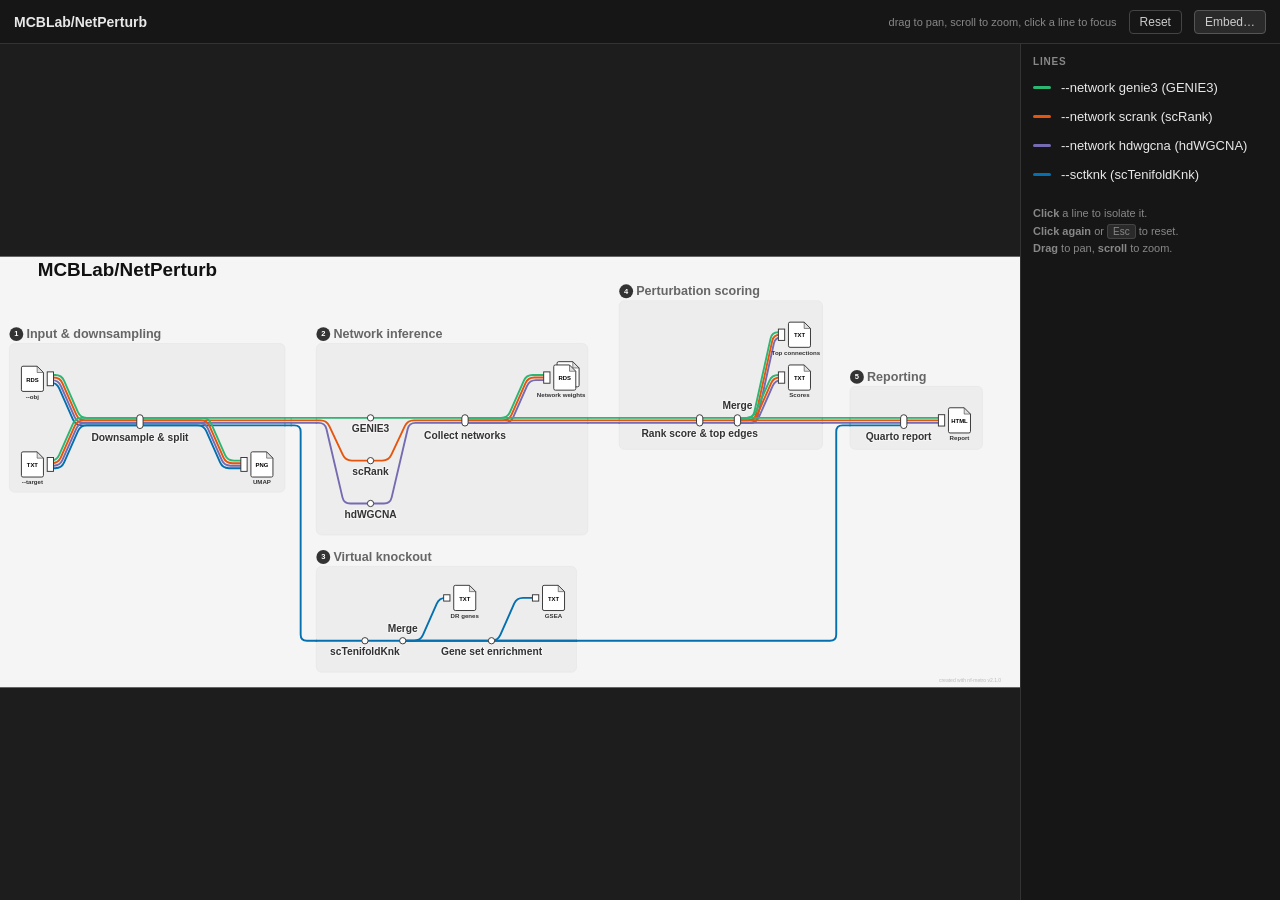
<file: images/netperturb_metro.html>
<!DOCTYPE html>
<html lang="en">
<head>
<meta charset="utf-8">
<title>MCBLab/NetPerturb</title>
<style>
  :root {
    --bg: #1d1d1d; --panel: #161616; --panel-border: #333;
    --text: #e8e8e8; --muted: #888; --hover: #232323; --active: #2a3a4a;
  }
  html, body { margin: 0; padding: 0; height: 100%; background: var(--bg);
                font-family: 'Helvetica Neue', Helvetica, Arial, sans-serif;
                color: var(--text); overflow: hidden; }
  #app { display: grid; grid-template-columns: 1fr 260px;
          grid-template-rows: 44px 1fr; height: 100vh; }
  header { grid-column: 1 / span 2; display: flex; align-items: center;
            padding: 0 14px; background: var(--panel);
            border-bottom: 1px solid var(--panel-border); gap: 12px; }
  header h1 { font-size: 14px; font-weight: 600; margin: 0; flex: 1;
               overflow: hidden; text-overflow: ellipsis; white-space: nowrap; }
  header .hint { font-size: 11px; color: var(--muted); }
  .btn { background: transparent; color: #ccc; border: 1px solid #444;
          padding: 4px 10px; border-radius: 4px; font-size: 12px;
          cursor: pointer; font-family: inherit; }
  .btn:hover { background: var(--hover); color: #fff; }
  .btn.primary { border-color: #555; background: #2a2a2a; }
  .nf-metro-copied { background: #2e4a2e !important; color: #c8efc8 !important;
                     border-color: #4a8a4a !important; }
  .nf-metro-canvas { position: relative; overflow: hidden; background: var(--bg);
                      cursor: grab; }
  .nf-metro-grabbing .nf-metro-canvas { cursor: grabbing; }
  .nf-metro-canvas svg { width: 100% !important; height: 100% !important;
                          display: block; user-select: none; }
  .nf-metro-station { cursor: pointer; }
  .nf-metro-station:hover { stroke-width: 3; }
  aside { background: var(--panel); border-left: 1px solid var(--panel-border);
           padding: 12px; overflow-y: auto; font-size: 13px; }
  aside h2 { font-size: 10px; text-transform: uppercase; letter-spacing: 0.08em;
              color: var(--muted); margin: 0 0 6px; font-weight: 600; }
  .nf-metro-legend { display: flex; flex-direction: column; }
  .nf-metro-chip { display: flex; align-items: center; gap: 10px; padding: 6px 8px;
                    border-radius: 4px; cursor: pointer; user-select: none;
                    margin: 1px -8px; }
  .nf-metro-chip:hover { background: var(--hover); }
  .nf-metro-chip-active { background: var(--active); }
  .nf-metro-chip-dim { opacity: 0.35; }
  .nf-metro-swatch { width: 18px; height: 3px; border-radius: 2px; flex-shrink: 0; }
  .nf-metro-chip span { overflow: hidden; text-overflow: ellipsis;
                         white-space: nowrap; }
  .footer-help { font-size: 11px; color: var(--muted); margin-top: 16px;
                  line-height: 1.6; }
  .footer-help kbd { background: #2a2a2a; border: 1px solid #444; padding: 1px 5px;
                      border-radius: 3px; font-family: inherit; font-size: 10px; }
  .nf-metro-filtering [class^="metro-line-"] { opacity: 0.05;
                                                transition: opacity 0.2s; }
  .nf-metro-filtering [class^="metro-line-"].nf-metro-line-active { opacity: 1; }
  .nf-metro-hidden { display: none !important; }
  .nf-metro-tip { position: fixed; pointer-events: none; z-index: 50;
                   background: #1f1f1f; border: 1px solid #444; border-radius: 6px;
                   padding: 8px 10px; font-size: 12px; max-width: 240px;
                   box-shadow: 0 4px 12px rgba(0,0,0,0.4);
                   opacity: 0; transition: opacity 0.08s; }
  .nf-metro-tip-show { opacity: 1; }
  .nf-metro-tt-title { font-weight: 600; font-size: 13px; margin-bottom: 3px; }
  .nf-metro-tt-section { color: var(--muted); font-size: 11px; margin-bottom: 6px; }
  .nf-metro-tt-line { display: flex; align-items: center; gap: 6px; margin-top: 2px; }
  .nf-metro-tt-line .nf-metro-swatch { width: 14px; height: 3px; }
  .nf-metro-embed-modal { position: fixed; inset: 0; background: rgba(0,0,0,0.6);
                          display: none; align-items: center; justify-content: center;
                          z-index: 100; }
  .nf-metro-modal-open { display: flex; }
  .nf-metro-modal { background: #1f1f1f; border: 1px solid #444; border-radius: 8px;
                    padding: 20px; max-width: 640px; width: 90%; }
  .nf-metro-modal h3 { margin: 0 0 12px; font-size: 15px; }
  .nf-metro-modal p { margin: 0 0 8px; font-size: 12px; color: var(--muted); }
  .nf-metro-modal pre { background: #0d0d0d; border: 1px solid #333; border-radius: 4px;
                        padding: 10px; font-size: 11px; overflow-x: auto;
                        margin: 4px 0 12px; max-height: 200px; overflow-y: auto;
                        white-space: pre-wrap; word-break: break-all; }
  .nf-metro-modal .row { display: flex; gap: 8px; align-items: center;
                          margin-bottom: 4px; }
  .nf-metro-modal .row label { font-size: 11px; color: var(--muted); flex: 1; }
  .nf-metro-modal-close { float: right; }
</style>
</head>
<body>
<div id="app">
  <header>
    <h1>MCBLab/NetPerturb</h1>
    <span class="hint">drag to pan, scroll to zoom, click a line to focus</span>
    <button class="btn nf-metro-reset">Reset</button>
    <button class="btn primary nf-metro-embed-btn">Embed&hellip;</button>
  </header>
  <main class="nf-metro-canvas">
    <?xml version="1.0" encoding="UTF-8"?>
<svg xmlns="http://www.w3.org/2000/svg" xmlns:xlink="http://www.w3.org/1999/xlink"
     width="1620" height="684" viewBox="0 0 1620 684" style="color-scheme: light dark">
<defs>
</defs>
<metadata id="diagram-manifest" data-schema-version="1.0"><![CDATA[{"groups":[{"color":"#2db572","id":"genie3","label":"--network genie3            (GENIE3)"},{"color":"#e6550d","id":"scrank","label":"--network scrank            (scRank)"},{"color":"#756bb1","id":"hdwgcna","label":"--network hdwgcna           (hdWGCNA)"},{"color":"#0570b0","id":"sctknk","label":"--sctknk                    (scTenifoldKnk)"}],"height":684,"match":{"flags":"i","target":"fqProcessName","type":"regex"},"nodes":[{"groups":["genie3","hdwgcna","scrank","sctknk"],"h":22.0,"id":"obj_in","label":"obj_in","patterns":[],"r":5.0,"region":"input","rx":5.0,"w":10.0,"x":80.0,"y":194.0},{"groups":["genie3","hdwgcna","scrank","sctknk"],"h":22.0,"id":"targets_in","label":"targets_in","patterns":[],"r":5.0,"region":"input","rx":5.0,"w":10.0,"x":80.0,"y":330.0},{"groups":["genie3","hdwgcna","scrank","sctknk"],"h":22.0,"id":"downsample","label":"Downsample & split","patterns":["DOWNSAMPLE"],"r":5.0,"region":"input","rx":5.0,"w":10.0,"x":222.2,"y":262.0},{"groups":["genie3","hdwgcna","scrank","sctknk"],"h":22.0,"id":"umap_png","label":"umap_png","patterns":[],"r":5.0,"region":"input","rx":5.0,"w":10.0,"x":387.5,"y":330.0},{"groups":["genie3"],"h":10.0,"id":"genie3_net","label":"GENIE3","patterns":["GENIE3"],"r":5.0,"region":"inference","rx":5.0,"w":10.0,"x":588.5,"y":256.0},{"groups":["scrank"],"h":10.0,"id":"scrank_net","label":"scRank","patterns":["SCRANK"],"r":5.0,"region":"inference","rx":5.0,"w":10.0,"x":588.5,"y":324.0},{"groups":["hdwgcna"],"h":10.0,"id":"hdwgcna_net","label":"hdWGCNA","patterns":["HDWGCNA"],"r":5.0,"region":"inference","rx":5.0,"w":10.0,"x":588.5,"y":392.0},{"groups":["genie3","hdwgcna","scrank"],"h":18.0,"id":"collect_nets","label":"Collect networks","patterns":[],"r":5.0,"region":"inference","rx":5.0,"w":10.0,"x":738.5,"y":260.0},{"groups":["genie3","hdwgcna","scrank"],"h":18.0,"id":"net_rds","label":"net_rds","patterns":[],"r":5.0,"region":"inference","rx":5.0,"w":10.0,"x":868.5,"y":192.0},{"groups":["sctknk"],"h":10.0,"id":"sctenifoldknk","label":"scTenifoldKnk","patterns":["SCTENIFOLDKNK"],"r":5.0,"region":"knockout","rx":5.0,"w":10.0,"x":579.6,"y":610.0},{"groups":["sctknk"],"h":10.0,"id":"merge_sctknk","label":"Merge","patterns":["MERGE_SCTENIFOLDKNK"],"r":5.0,"region":"knockout","rx":5.0,"w":10.0,"x":639.6,"y":610.0},{"groups":["sctknk"],"h":10.0,"id":"sctknk_txt","label":"sctknk_txt","patterns":[],"r":5.0,"region":"knockout","rx":5.0,"w":10.0,"x":709.6,"y":542.0},{"groups":["sctknk"],"h":10.0,"id":"gsea","label":"Gene set enrichment","patterns":["GSEA_SCTENIFOLDKNK"],"r":5.0,"region":"knockout","rx":5.0,"w":10.0,"x":780.6,"y":610.0},{"groups":["sctknk"],"h":10.0,"id":"gsea_txt","label":"gsea_txt","patterns":[],"r":5.0,"region":"knockout","rx":5.0,"w":10.0,"x":850.6,"y":542.0},{"groups":["genie3","hdwgcna","scrank"],"h":18.0,"id":"rank_score","label":"Rank score & top edges","patterns":["RANK_SCORE"],"r":5.0,"region":"scoring","rx":5.0,"w":10.0,"x":1111.2,"y":260.0},{"groups":["genie3","hdwgcna","scrank"],"h":18.0,"id":"merge","label":"Merge","patterns":["MERGE"],"r":5.0,"region":"scoring","rx":5.0,"w":10.0,"x":1171.2,"y":260.0},{"groups":["genie3","hdwgcna","scrank"],"h":18.0,"id":"score_txt","label":"score_txt","patterns":[],"r":5.0,"region":"scoring","rx":5.0,"w":10.0,"x":1241.2,"y":192.0},{"groups":["genie3","hdwgcna","scrank"],"h":18.0,"id":"conn_txt","label":"conn_txt","patterns":[],"r":5.0,"region":"scoring","rx":5.0,"w":10.0,"x":1241.2,"y":124.0},{"groups":["genie3","hdwgcna","scrank","sctknk"],"h":22.0,"id":"report","label":"Quarto report","patterns":["REPORT"],"r":5.0,"region":"reporting","rx":5.0,"w":10.0,"x":1435.4,"y":262.0},{"groups":["genie3","hdwgcna","scrank"],"h":18.0,"id":"report_html","label":"report_html","patterns":[],"r":5.0,"region":"reporting","rx":5.0,"w":10.0,"x":1495.4,"y":260.0}],"regions":[{"id":"input","label":"Input & downsampling"},{"id":"inference","label":"Network inference"},{"id":"knockout","label":"Virtual knockout"},{"id":"scoring","label":"Perturbation scoring"},{"id":"reporting","label":"Reporting"}],"title":"MCBLab/NetPerturb","version":"1.0","width":1620}]]></metadata>
<style>.nf-metro-bg { fill: var(--nfm-map-bg, light-dark(#f5f5f5, #2b2b2b)); }
.nf-metro-title { fill: var(--nfm-map-title-color, light-dark(#111111, #ffffff)); }
.nf-metro-station-label { fill: var(--nfm-map-label-color, light-dark(#333333, #e0e0e0)); }
.nf-metro-section-box { fill: var(--nfm-map-section-fill, light-dark(#ededed, #373737)); stroke: var(--nfm-map-section-stroke, light-dark(#e6e6e6, #595959)); }
.nf-metro-section-label { fill: var(--nfm-map-section-label-color, light-dark(#666666, #c8c8c8)); }
.nf-metro-group-label { fill: var(--nfm-map-section-label-color, light-dark(#666666, #c8c8c8)); }
.nf-metro-group-underline { stroke: var(--nfm-map-section-label-color, light-dark(#666666, #c8c8c8)); }
.nf-metro-legend-bg { fill: var(--nfm-map-legend-bg, light-dark(rgba(255, 255, 255, 0.8), rgba(0, 0, 0, 0.3))); }
.nf-metro-legend-text { fill: var(--nfm-map-legend-text-color, light-dark(#333333, #e0e0e0)); }
.nf-metro-marker-stroke { stroke: var(--nfm-map-marker-stroke, light-dark(#333333, #f0f0f0)); }
.nf-metro-label-halo { fill: var(--nfm-map-bg, light-dark(#f5f5f5, #2b2b2b)); stroke: var(--nfm-map-bg, light-dark(#f5f5f5, #2b2b2b)); }</style>
<rect x="0" y="0" width="1620" height="684" fill="#2b2b2b" class="nf-metro-bg" />
<text x="60.0" y="30.0" font-size="30.0" fill="#ffffff" font-family="'Helvetica Neue', Helvetica, Arial, sans-serif" font-weight="bold" class="nf-metro-title">MCBLab/NetPerturb</text>
<rect x="15.0" y="138.0" width="437.5" height="236.0" rx="8" ry="8" fill="#373737" stroke="#595959" stroke-width="1.0" class="nf-metro-section-box" data-section-id="input" data-section-lines="genie3,hdwgcna,scrank,sctknk" />
<circle cx="26.0" cy="123.0" r="11" fill="#333333" class="nf-metro-section-num-circle" data-section-id="input" />
<text x="26.0" y="123.0" font-size="12" fill="#ffffff" font-family="'Helvetica Neue', Helvetica, Arial, sans-serif" font-weight="bold" text-anchor="middle" dy="0.3em" data-section-id="input">1</text>
<text x="42.0" y="123.0" font-size="20.0" fill="#c8c8c8" font-family="'Helvetica Neue', Helvetica, Arial, sans-serif" font-weight="bold" dy="0.3em" class="nf-metro-section-label" data-section-id="input">Input &amp; downsampling</text>
<rect x="502.5" y="138.0" width="431.0" height="304.0" rx="8" ry="8" fill="#373737" stroke="#595959" stroke-width="1.0" class="nf-metro-section-box" data-section-id="inference" data-section-lines="genie3,hdwgcna,scrank" />
<circle cx="513.5" cy="123.0" r="11" fill="#333333" class="nf-metro-section-num-circle" data-section-id="inference" />
<text x="513.5" y="123.0" font-size="12" fill="#ffffff" font-family="'Helvetica Neue', Helvetica, Arial, sans-serif" font-weight="bold" text-anchor="middle" dy="0.3em" data-section-id="inference">2</text>
<text x="529.5" y="123.0" font-size="20.0" fill="#c8c8c8" font-family="'Helvetica Neue', Helvetica, Arial, sans-serif" font-weight="bold" dy="0.3em" class="nf-metro-section-label" data-section-id="inference">Network inference</text>
<rect x="502.5" y="492.0" width="413.125" height="168.0" rx="8" ry="8" fill="#373737" stroke="#595959" stroke-width="1.0" class="nf-metro-section-box" data-section-id="knockout" data-section-lines="sctknk" />
<circle cx="513.5" cy="477.0" r="11" fill="#333333" class="nf-metro-section-num-circle" data-section-id="knockout" />
<text x="513.5" y="477.0" font-size="12" fill="#ffffff" font-family="'Helvetica Neue', Helvetica, Arial, sans-serif" font-weight="bold" text-anchor="middle" dy="0.3em" data-section-id="knockout">3</text>
<text x="529.5" y="477.0" font-size="20.0" fill="#c8c8c8" font-family="'Helvetica Neue', Helvetica, Arial, sans-serif" font-weight="bold" dy="0.3em" class="nf-metro-section-label" data-section-id="knockout">Virtual knockout</text>
<rect x="983.5" y="70.0" width="322.75" height="236.0" rx="8" ry="8" fill="#373737" stroke="#595959" stroke-width="1.0" class="nf-metro-section-box" data-section-id="scoring" data-section-lines="genie3,hdwgcna,scrank" />
<circle cx="994.5" cy="55.0" r="11" fill="#333333" class="nf-metro-section-num-circle" data-section-id="scoring" />
<text x="994.5" y="55.0" font-size="12" fill="#ffffff" font-family="'Helvetica Neue', Helvetica, Arial, sans-serif" font-weight="bold" text-anchor="middle" dy="0.3em" data-section-id="scoring">4</text>
<text x="1010.5" y="55.0" font-size="20.0" fill="#c8c8c8" font-family="'Helvetica Neue', Helvetica, Arial, sans-serif" font-weight="bold" dy="0.3em" class="nf-metro-section-label" data-section-id="scoring">Perturbation scoring</text>
<rect x="1350.025" y="206.0" width="210.3499999999999" height="100.0" rx="8" ry="8" fill="#373737" stroke="#595959" stroke-width="1.0" class="nf-metro-section-box" data-section-id="reporting" data-section-lines="genie3,hdwgcna,scrank,sctknk" />
<circle cx="1361.025" cy="191.0" r="11" fill="#333333" class="nf-metro-section-num-circle" data-section-id="reporting" />
<text x="1361.025" y="191.0" font-size="12" fill="#ffffff" font-family="'Helvetica Neue', Helvetica, Arial, sans-serif" font-weight="bold" text-anchor="middle" dy="0.3em" data-section-id="reporting">5</text>
<text x="1377.025" y="191.0" font-size="20.0" fill="#c8c8c8" font-family="'Helvetica Neue', Helvetica, Arial, sans-serif" font-weight="bold" dy="0.3em" class="nf-metro-section-label" data-section-id="reporting">Reporting</text>
<path d="M80.0,200.0 L80.0,200.0 Q90.0,200.0,94.03640206576293,209.14917801572932 L115.96359793423707,258.8508219842707 Q120.0,268.0,130.0,268.0 L222.25,268.0" stroke="#0570b0" stroke-width="3.0" fill="none" stroke-linecap="round" stroke-linejoin="round" class="metro-line-sctknk" data-line-id="sctknk" />
<path d="M80.0,336.0 L87.8218147125144,336.0 Q97.8218147125144,336.0,101.85821677827732,326.8508219842707 L123.78541264675147,277.1491780157293 Q127.8218147125144,268.0,137.8218147125144,268.0 L222.25,268.0" stroke="#0570b0" stroke-width="3.0" fill="none" stroke-linecap="round" stroke-linejoin="round" class="metro-line-sctknk" data-line-id="sctknk" />
<path d="M222.25,268.0 L313.5890926437428,268.0 Q323.5890926437428,268.0,327.62549470950574,277.1491780157293 L349.55269057797983,326.8508219842707 Q353.5890926437428,336.0,363.5890926437428,336.0 L387.5,336.0" stroke="#0570b0" stroke-width="3.0" fill="none" stroke-linecap="round" stroke-linejoin="round" class="metro-line-sctknk" data-line-id="sctknk" />
<path d="M579.625,610.0 L639.625,610.0" stroke="#0570b0" stroke-width="3.0" stroke-linecap="round" class="metro-line-sctknk" data-line-id="sctknk" />
<path d="M639.625,610.0 L657.75,610.0 Q667.75,610.0,671.7864020657629,600.8508219842706 L693.7135979342371,551.1491780157294 Q697.75,542.0,707.75,542.0 L709.625,542.0" stroke="#0570b0" stroke-width="3.0" fill="none" stroke-linecap="round" stroke-linejoin="round" class="metro-line-sctknk" data-line-id="sctknk" />
<path d="M639.625,610.0 L780.625,610.0" stroke="#0570b0" stroke-width="3.0" stroke-linecap="round" class="metro-line-sctknk" data-line-id="sctknk" />
<path d="M780.625,610.0 L780.625,610.0 Q790.625,610.0,794.6614020657629,600.8508219842706 L816.5885979342371,551.1491780157294 Q820.625,542.0,830.625,542.0 L850.625,542.0" stroke="#0570b0" stroke-width="3.0" fill="none" stroke-linecap="round" stroke-linejoin="round" class="metro-line-sctknk" data-line-id="sctknk" />
<path d="M222.25,268.0 L452.5,268.0" stroke="#0570b0" stroke-width="3.0" stroke-linecap="round" class="metro-line-sctknk" data-line-id="sctknk" />
<path d="M502.5,610.0 L579.625,610.0" stroke="#0570b0" stroke-width="3.0" stroke-linecap="round" class="metro-line-sctknk" data-line-id="sctknk" />
<path d="M639.625,610.0 L915.625,610.0" stroke="#0570b0" stroke-width="3.0" stroke-linecap="round" class="metro-line-sctknk" data-line-id="sctknk" />
<path d="M1350.025,268.0 L1435.375,268.0" stroke="#0570b0" stroke-width="3.0" stroke-linecap="round" class="metro-line-sctknk" data-line-id="sctknk" />
<path d="M780.625,610.0 L915.625,610.0" stroke="#0570b0" stroke-width="3.0" stroke-linecap="round" class="metro-line-sctknk" data-line-id="sctknk" />
<path d="M452.5,268.0 L462.5,268.0" stroke="#0570b0" stroke-width="3.0" stroke-linecap="round" class="metro-line-sctknk" data-line-id="sctknk" />
<path d="M462.5,268.0 L467.5,268.0 Q477.5,268.0,477.5,278.0 L477.5,600.0 Q477.5,610.0,487.5,610.0 L502.5,610.0" stroke="#0570b0" stroke-width="3.0" fill="none" stroke-linecap="round" stroke-linejoin="round" class="metro-line-sctknk" data-line-id="sctknk" />
<path d="M915.625,610.0 L931.625,610.0 L931.625,610.0 L1318.1375,610.0 Q1328.1375,610.0,1328.1375,600.0 L1328.1375,278.0 Q1328.1375,268.0,1338.1375,268.0 L1350.025,268.0" stroke="#0570b0" stroke-width="3.0" fill="none" stroke-linecap="round" stroke-linejoin="round" class="metro-line-sctknk" data-line-id="sctknk" />
<path d="M80.0,196.0 L82.60727157083814,196.0 Q92.60727157083814,196.0,96.64367363660108,205.14917801572932 L118.5708695050752,254.85082198427068 Q122.60727157083814,264.0,132.60727157083812,264.0 L222.25,264.0" stroke="#756bb1" stroke-width="3.0" fill="none" stroke-linecap="round" stroke-linejoin="round" class="metro-line-hdwgcna" data-line-id="hdwgcna" />
<path d="M80.0,332.0 L85.21454314167626,332.0 Q95.21454314167626,332.0,99.2509452074392,322.8508219842707 L121.17814107591332,273.1491780157293 Q125.21454314167626,264.0,135.21454314167624,264.0 L222.25,264.0" stroke="#756bb1" stroke-width="3.0" fill="none" stroke-linecap="round" stroke-linejoin="round" class="metro-line-hdwgcna" data-line-id="hdwgcna" />
<path d="M222.25,264.0 L316.1963642145809,264.0 Q326.1963642145809,264.0,330.23276628034387,273.1491780157293 L352.15996214881795,322.8508219842707 Q356.1963642145809,332.0,366.1963642145809,332.0 L387.5,332.0" stroke="#756bb1" stroke-width="3.0" fill="none" stroke-linecap="round" stroke-linejoin="round" class="metro-line-hdwgcna" data-line-id="hdwgcna" />
<path d="M588.5,392.0 L609.803635785419,392.0 Q619.803635785419,392.0,622.0855490133123,382.26383689432197 L647.5217225575258,273.73616310567803 Q649.803635785419,264.0,659.803635785419,264.0 L738.5,264.0" stroke="#756bb1" stroke-width="3.0" fill="none" stroke-linecap="round" stroke-linejoin="round" class="metro-line-hdwgcna" data-line-id="hdwgcna" />
<path d="M738.5,264.0 L801.1072715708382,264.0 Q811.1072715708382,264.0,815.1436736366011,254.85082198427068 L837.0708695050753,205.14917801572932 Q841.1072715708382,196.0,851.1072715708382,196.0 L868.5,196.0" stroke="#756bb1" stroke-width="3.0" fill="none" stroke-linecap="round" stroke-linejoin="round" class="metro-line-hdwgcna" data-line-id="hdwgcna" />
<path d="M1111.25,264.0 L1171.25,264.0" stroke="#756bb1" stroke-width="3.0" stroke-linecap="round" class="metro-line-hdwgcna" data-line-id="hdwgcna" />
<path d="M1171.25,264.0 L1191.25,264.0 Q1201.25,264.0,1205.286402065763,254.85082198427068 L1227.213597934237,205.14917801572932 Q1231.25,196.0,1241.25,196.0 L1241.25,196.0" stroke="#756bb1" stroke-width="3.0" fill="none" stroke-linecap="round" stroke-linejoin="round" class="metro-line-hdwgcna" data-line-id="hdwgcna" />
<path d="M1171.25,264.0 L1191.25,264.0 Q1201.25,264.0,1203.4040965591116,254.2347622653607 L1229.0959034408884,137.7652377346393 Q1231.25,128.0,1241.25,128.0 L1241.25,128.0" stroke="#756bb1" stroke-width="3.0" fill="none" stroke-linecap="round" stroke-linejoin="round" class="metro-line-hdwgcna" data-line-id="hdwgcna" />
<path d="M1435.375,264.0 L1495.375,264.0" stroke="#756bb1" stroke-width="3.0" stroke-linecap="round" class="metro-line-hdwgcna" data-line-id="hdwgcna" />
<path d="M222.25,264.0 L452.5,264.0" stroke="#756bb1" stroke-width="3.0" stroke-linecap="round" class="metro-line-hdwgcna" data-line-id="hdwgcna" />
<path d="M502.5,264.0 L506.19636421458097,264.0 Q516.196364214581,264.0,518.4782774424742,273.73616310567803 L543.9144509866877,382.26383689432197 Q546.196364214581,392.0,556.196364214581,392.0 L588.5,392.0" stroke="#756bb1" stroke-width="3.0" fill="none" stroke-linecap="round" stroke-linejoin="round" class="metro-line-hdwgcna" data-line-id="hdwgcna" />
<path d="M738.5,264.0 L933.5,264.0" stroke="#756bb1" stroke-width="3.0" stroke-linecap="round" class="metro-line-hdwgcna" data-line-id="hdwgcna" />
<path d="M983.5,264.0 L1111.25,264.0" stroke="#756bb1" stroke-width="3.0" stroke-linecap="round" class="metro-line-hdwgcna" data-line-id="hdwgcna" />
<path d="M1171.25,264.0 L1306.25,264.0" stroke="#756bb1" stroke-width="3.0" stroke-linecap="round" class="metro-line-hdwgcna" data-line-id="hdwgcna" />
<path d="M1350.025,264.0 L1435.375,264.0" stroke="#756bb1" stroke-width="3.0" stroke-linecap="round" class="metro-line-hdwgcna" data-line-id="hdwgcna" />
<path d="M452.5,264.0 L462.5,264.0" stroke="#756bb1" stroke-width="3.0" stroke-linecap="round" class="metro-line-hdwgcna" data-line-id="hdwgcna" />
<path d="M462.5,264.0 L502.5,264.0" stroke="#756bb1" stroke-width="3.0" stroke-linecap="round" class="metro-line-hdwgcna" data-line-id="hdwgcna" />
<path d="M933.5,264.0 L983.5,264.0" stroke="#756bb1" stroke-width="3.0" stroke-linecap="round" class="metro-line-hdwgcna" data-line-id="hdwgcna" />
<path d="M1306.25,264.0 L1350.025,264.0" stroke="#756bb1" stroke-width="3.0" stroke-linecap="round" class="metro-line-hdwgcna" data-line-id="hdwgcna" />
<path d="M80.0,192.0 L85.21454314167626,192.0 Q95.21454314167626,192.0,99.2509452074392,201.14917801572932 L121.17814107591332,250.85082198427068 Q125.21454314167626,260.0,135.21454314167624,260.0 L222.25,260.0" stroke="#e6550d" stroke-width="3.0" fill="none" stroke-linecap="round" stroke-linejoin="round" class="metro-line-scrank" data-line-id="scrank" />
<path d="M80.0,328.0 L82.60727157083814,328.0 Q92.60727157083814,328.0,96.64367363660108,318.8508219842707 L118.5708695050752,269.1491780157293 Q122.60727157083814,260.0,132.60727157083812,260.0 L222.25,260.0" stroke="#e6550d" stroke-width="3.0" fill="none" stroke-linecap="round" stroke-linejoin="round" class="metro-line-scrank" data-line-id="scrank" />
<path d="M222.25,260.0 L318.8036357854191,260.0 Q328.8036357854191,260.0,332.84003785118205,269.1491780157293 L354.76723371965613,318.8508219842707 Q358.8036357854191,328.0,368.8036357854191,328.0 L387.5,328.0" stroke="#e6550d" stroke-width="3.0" fill="none" stroke-linecap="round" stroke-linejoin="round" class="metro-line-scrank" data-line-id="scrank" />
<path d="M588.5,324.0 L607.196364214581,324.0 Q617.196364214581,324.0,621.4407029768881,314.9454106404113 L642.9520254522738,269.0545893595887 Q647.196364214581,260.0,657.196364214581,260.0 L738.5,260.0" stroke="#e6550d" stroke-width="3.0" fill="none" stroke-linecap="round" stroke-linejoin="round" class="metro-line-scrank" data-line-id="scrank" />
<path d="M738.5,260.0 L798.5,260.0 Q808.5,260.0,812.5364020657629,250.85082198427068 L834.4635979342371,201.14917801572932 Q838.5,192.0,848.5,192.0 L868.5,192.0" stroke="#e6550d" stroke-width="3.0" fill="none" stroke-linecap="round" stroke-linejoin="round" class="metro-line-scrank" data-line-id="scrank" />
<path d="M1111.25,260.0 L1171.25,260.0" stroke="#e6550d" stroke-width="3.0" stroke-linecap="round" class="metro-line-scrank" data-line-id="scrank" />
<path d="M1171.25,260.0 L1188.642728429162,260.0 Q1198.642728429162,260.0,1202.679130494925,250.85082198427068 L1224.606326363399,201.14917801572932 Q1228.642728429162,192.0,1238.642728429162,192.0 L1241.25,192.0" stroke="#e6550d" stroke-width="3.0" fill="none" stroke-linecap="round" stroke-linejoin="round" class="metro-line-scrank" data-line-id="scrank" />
<path d="M1171.25,260.0 L1188.642728429162,260.0 Q1198.642728429162,260.0,1200.7968249882736,250.2347622653607 L1226.4886318700503,133.7652377346393 Q1228.642728429162,124.0,1238.642728429162,124.0 L1241.25,124.0" stroke="#e6550d" stroke-width="3.0" fill="none" stroke-linecap="round" stroke-linejoin="round" class="metro-line-scrank" data-line-id="scrank" />
<path d="M1435.375,260.0 L1495.375,260.0" stroke="#e6550d" stroke-width="3.0" stroke-linecap="round" class="metro-line-scrank" data-line-id="scrank" />
<path d="M222.25,260.0 L452.5,260.0" stroke="#e6550d" stroke-width="3.0" stroke-linecap="round" class="metro-line-scrank" data-line-id="scrank" />
<path d="M502.5,260.0 L508.80363578541903,260.0 Q518.803635785419,260.0,523.0479745477262,269.0545893595887 L544.5592970231119,314.9454106404113 Q548.803635785419,324.0,558.803635785419,324.0 L588.5,324.0" stroke="#e6550d" stroke-width="3.0" fill="none" stroke-linecap="round" stroke-linejoin="round" class="metro-line-scrank" data-line-id="scrank" />
<path d="M738.5,260.0 L933.5,260.0" stroke="#e6550d" stroke-width="3.0" stroke-linecap="round" class="metro-line-scrank" data-line-id="scrank" />
<path d="M983.5,260.0 L1111.25,260.0" stroke="#e6550d" stroke-width="3.0" stroke-linecap="round" class="metro-line-scrank" data-line-id="scrank" />
<path d="M1171.25,260.0 L1306.25,260.0" stroke="#e6550d" stroke-width="3.0" stroke-linecap="round" class="metro-line-scrank" data-line-id="scrank" />
<path d="M1350.025,260.0 L1435.375,260.0" stroke="#e6550d" stroke-width="3.0" stroke-linecap="round" class="metro-line-scrank" data-line-id="scrank" />
<path d="M452.5,260.0 L462.5,260.0" stroke="#e6550d" stroke-width="3.0" stroke-linecap="round" class="metro-line-scrank" data-line-id="scrank" />
<path d="M462.5,260.0 L502.5,260.0" stroke="#e6550d" stroke-width="3.0" stroke-linecap="round" class="metro-line-scrank" data-line-id="scrank" />
<path d="M933.5,260.0 L983.5,260.0" stroke="#e6550d" stroke-width="3.0" stroke-linecap="round" class="metro-line-scrank" data-line-id="scrank" />
<path d="M1306.25,260.0 L1350.025,260.0" stroke="#e6550d" stroke-width="3.0" stroke-linecap="round" class="metro-line-scrank" data-line-id="scrank" />
<path d="M80.0,188.0 L87.8218147125144,188.0 Q97.8218147125144,188.0,101.85821677827732,197.14917801572932 L123.78541264675147,246.85082198427068 Q127.8218147125144,256.0,137.8218147125144,256.0 L222.25,256.0" stroke="#2db572" stroke-width="3.0" fill="none" stroke-linecap="round" stroke-linejoin="round" class="metro-line-genie3" data-line-id="genie3" />
<path d="M80.0,324.0 L80.0,324.0 Q90.0,324.0,94.03640206576293,314.8508219842707 L115.96359793423707,265.1491780157293 Q120.0,256.0,130.0,256.0 L222.25,256.0" stroke="#2db572" stroke-width="3.0" fill="none" stroke-linecap="round" stroke-linejoin="round" class="metro-line-genie3" data-line-id="genie3" />
<path d="M222.25,256.0 L321.4109073562572,256.0 Q331.4109073562572,256.0,335.44730942202017,265.1491780157293 L357.37450529049426,314.8508219842707 Q361.4109073562572,324.0,371.4109073562572,324.0 L387.5,324.0" stroke="#2db572" stroke-width="3.0" fill="none" stroke-linecap="round" stroke-linejoin="round" class="metro-line-genie3" data-line-id="genie3" />
<path d="M588.5,256.0 L738.5,256.0" stroke="#2db572" stroke-width="3.0" stroke-linecap="round" class="metro-line-genie3" data-line-id="genie3" />
<path d="M738.5,256.0 L795.8927284291618,256.0 Q805.8927284291618,256.0,809.9291304949247,246.85082198427068 L831.8563263633989,197.14917801572932 Q835.8927284291618,188.0,845.8927284291618,188.0 L868.5,188.0" stroke="#2db572" stroke-width="3.0" fill="none" stroke-linecap="round" stroke-linejoin="round" class="metro-line-genie3" data-line-id="genie3" />
<path d="M1111.25,256.0 L1171.25,256.0" stroke="#2db572" stroke-width="3.0" stroke-linecap="round" class="metro-line-genie3" data-line-id="genie3" />
<path d="M1171.25,256.0 L1186.0354568583239,256.0 Q1196.0354568583239,256.0,1200.0718589240869,246.85082198427068 L1221.9990547925609,197.14917801572932 Q1226.0354568583239,188.0,1236.0354568583239,188.0 L1241.25,188.0" stroke="#2db572" stroke-width="3.0" fill="none" stroke-linecap="round" stroke-linejoin="round" class="metro-line-genie3" data-line-id="genie3" />
<path d="M1171.25,256.0 L1186.0354568583239,256.0 Q1196.0354568583239,256.0,1198.1895534174355,246.2347622653607 L1223.8813602992122,129.7652377346393 Q1226.0354568583239,120.0,1236.0354568583239,120.0 L1241.25,120.0" stroke="#2db572" stroke-width="3.0" fill="none" stroke-linecap="round" stroke-linejoin="round" class="metro-line-genie3" data-line-id="genie3" />
<path d="M1435.375,256.0 L1495.375,256.0" stroke="#2db572" stroke-width="3.0" stroke-linecap="round" class="metro-line-genie3" data-line-id="genie3" />
<path d="M222.25,256.0 L452.5,256.0" stroke="#2db572" stroke-width="3.0" stroke-linecap="round" class="metro-line-genie3" data-line-id="genie3" />
<path d="M502.5,256.0 L588.5,256.0" stroke="#2db572" stroke-width="3.0" stroke-linecap="round" class="metro-line-genie3" data-line-id="genie3" />
<path d="M738.5,256.0 L933.5,256.0" stroke="#2db572" stroke-width="3.0" stroke-linecap="round" class="metro-line-genie3" data-line-id="genie3" />
<path d="M983.5,256.0 L1111.25,256.0" stroke="#2db572" stroke-width="3.0" stroke-linecap="round" class="metro-line-genie3" data-line-id="genie3" />
<path d="M1171.25,256.0 L1306.25,256.0" stroke="#2db572" stroke-width="3.0" stroke-linecap="round" class="metro-line-genie3" data-line-id="genie3" />
<path d="M1350.025,256.0 L1435.375,256.0" stroke="#2db572" stroke-width="3.0" stroke-linecap="round" class="metro-line-genie3" data-line-id="genie3" />
<path d="M452.5,256.0 L462.5,256.0" stroke="#2db572" stroke-width="3.0" stroke-linecap="round" class="metro-line-genie3" data-line-id="genie3" />
<path d="M462.5,256.0 L502.5,256.0" stroke="#2db572" stroke-width="3.0" stroke-linecap="round" class="metro-line-genie3" data-line-id="genie3" />
<path d="M933.5,256.0 L983.5,256.0" stroke="#2db572" stroke-width="3.0" stroke-linecap="round" class="metro-line-genie3" data-line-id="genie3" />
<path d="M1306.25,256.0 L1350.025,256.0" stroke="#2db572" stroke-width="3.0" stroke-linecap="round" class="metro-line-genie3" data-line-id="genie3" />
<style>@keyframes nfm-travel-0_1883{0%{offset-distance:0%}18.83%{offset-distance:100%}100%{offset-distance:100%}}@keyframes nfm-travel-0_4207{0%{offset-distance:0%}42.07%{offset-distance:100%}100%{offset-distance:100%}}@keyframes nfm-travel-0_6008{0%{offset-distance:0%}60.08%{offset-distance:100%}100%{offset-distance:100%}}@keyframes nfm-travel-0_6317{0%{offset-distance:0%}63.17%{offset-distance:100%}100%{offset-distance:100%}}@keyframes nfm-travel-0_7038{0%{offset-distance:0%}70.38%{offset-distance:100%}100%{offset-distance:100%}}@keyframes nfm-travel-0_4572{0%{offset-distance:0%}45.72%{offset-distance:100%}100%{offset-distance:100%}}@keyframes nfm-travel-0_6373{0%{offset-distance:0%}63.73%{offset-distance:100%}100%{offset-distance:100%}}@keyframes nfm-travel-0_6681{0%{offset-distance:0%}66.81%{offset-distance:100%}100%{offset-distance:100%}}@keyframes nfm-travel-0_7402{0%{offset-distance:0%}74.02%{offset-distance:100%}100%{offset-distance:100%}}@keyframes nfm-travel-0_5149{0%{offset-distance:0%}51.49%{offset-distance:100%}100%{offset-distance:100%}}@keyframes nfm-travel-0_6950{0%{offset-distance:0%}69.50%{offset-distance:100%}100%{offset-distance:100%}}@keyframes nfm-travel-0_7259{0%{offset-distance:0%}72.59%{offset-distance:100%}100%{offset-distance:100%}}@keyframes nfm-travel-0_7980{0%{offset-distance:0%}79.80%{offset-distance:100%}100%{offset-distance:100%}}@keyframes nfm-travel-0_5067{0%{offset-distance:0%}50.67%{offset-distance:100%}100%{offset-distance:100%}}@keyframes nfm-travel-0_5752{0%{offset-distance:0%}57.52%{offset-distance:100%}100%{offset-distance:100%}}@keyframes nfm-travel-1_0000{from{offset-distance:0%}to{offset-distance:100%}}</style>
<circle r="3.0" fill="#ffffff" opacity="0.9" stroke="#333333" stroke-width="1.5" style="offset-path: path('M 80.00 188.00 L 87.82 188.00 Q 97.82 188.00 101.86 197.15 L 123.79 246.85 Q 127.82 256.00 137.82 256.00 L 212.25 256.00 Q 222.25 256.00 232.25 256.00 L 321.41 256.00 Q 331.41 256.00 335.45 265.15 L 357.37 314.85 Q 361.41 324.00 371.41 324.00 L 387.50 324.00'); offset-rotate: 0deg; animation: nfm-travel-0_1883 25.87s linear infinite; animation-delay: 0.00s;"/>
<circle r="3.0" fill="#ffffff" opacity="0.9" stroke="#333333" stroke-width="1.5" style="offset-path: path('M 80.00 188.00 L 87.82 188.00 Q 97.82 188.00 101.86 197.15 L 123.79 246.85 Q 127.82 256.00 137.82 256.00 L 212.25 256.00 Q 222.25 256.00 232.25 256.00 L 447.50 256.00 Q 452.50 256.00 457.50 256.00 L 457.50 256.00 Q 462.50 256.00 467.50 256.00 L 492.50 256.00 Q 502.50 256.00 512.50 256.00 L 578.50 256.00 Q 588.50 256.00 598.50 256.00 L 728.50 256.00 Q 738.50 256.00 748.50 256.00 L 795.89 256.00 Q 805.89 256.00 809.93 246.85 L 831.86 197.15 Q 835.89 188.00 845.89 188.00 L 868.50 188.00'); offset-rotate: 0deg; animation: nfm-travel-0_4207 25.87s linear infinite; animation-delay: 0.00s;"/>
<circle r="3.0" fill="#ffffff" opacity="0.9" stroke="#333333" stroke-width="1.5" style="offset-path: path('M 80.00 188.00 L 87.82 188.00 Q 97.82 188.00 101.86 197.15 L 123.79 246.85 Q 127.82 256.00 137.82 256.00 L 212.25 256.00 Q 222.25 256.00 232.25 256.00 L 447.50 256.00 Q 452.50 256.00 457.50 256.00 L 457.50 256.00 Q 462.50 256.00 467.50 256.00 L 492.50 256.00 Q 502.50 256.00 512.50 256.00 L 578.50 256.00 Q 588.50 256.00 598.50 256.00 L 728.50 256.00 Q 738.50 256.00 748.50 256.00 L 795.89 256.00 Q 805.89 256.00 809.93 246.85 L 831.86 197.15 Q 835.89 188.00 845.89 188.00 L 868.50 188.00'); offset-rotate: 0deg; animation: nfm-travel-0_4207 25.87s linear infinite; animation-delay: 0.00s;"/>
<circle r="3.0" fill="#ffffff" opacity="0.9" stroke="#333333" stroke-width="1.5" style="offset-path: path('M 80.00 188.00 L 87.82 188.00 Q 97.82 188.00 101.86 197.15 L 123.79 246.85 Q 127.82 256.00 137.82 256.00 L 212.25 256.00 Q 222.25 256.00 232.25 256.00 L 447.50 256.00 Q 452.50 256.00 457.50 256.00 L 457.50 256.00 Q 462.50 256.00 467.50 256.00 L 492.50 256.00 Q 502.50 256.00 512.50 256.00 L 578.50 256.00 Q 588.50 256.00 598.50 256.00 L 728.50 256.00 Q 738.50 256.00 748.50 256.00 L 923.50 256.00 Q 933.50 256.00 943.50 256.00 L 973.50 256.00 Q 983.50 256.00 993.50 256.00 L 1101.25 256.00 Q 1111.25 256.00 1121.25 256.00 L 1161.25 256.00 Q 1171.25 256.00 1181.25 256.00 L 1186.04 256.00 Q 1196.04 256.00 1200.07 246.85 L 1222.00 197.15 Q 1226.04 188.00 1236.04 188.00 L 1241.25 188.00'); offset-rotate: 0deg; animation: nfm-travel-0_6008 25.87s linear infinite; animation-delay: 0.00s;"/>
<circle r="3.0" fill="#ffffff" opacity="0.9" stroke="#333333" stroke-width="1.5" style="offset-path: path('M 80.00 188.00 L 87.82 188.00 Q 97.82 188.00 101.86 197.15 L 123.79 246.85 Q 127.82 256.00 137.82 256.00 L 212.25 256.00 Q 222.25 256.00 232.25 256.00 L 447.50 256.00 Q 452.50 256.00 457.50 256.00 L 457.50 256.00 Q 462.50 256.00 467.50 256.00 L 492.50 256.00 Q 502.50 256.00 512.50 256.00 L 578.50 256.00 Q 588.50 256.00 598.50 256.00 L 728.50 256.00 Q 738.50 256.00 748.50 256.00 L 923.50 256.00 Q 933.50 256.00 943.50 256.00 L 973.50 256.00 Q 983.50 256.00 993.50 256.00 L 1101.25 256.00 Q 1111.25 256.00 1121.25 256.00 L 1161.25 256.00 Q 1171.25 256.00 1181.25 256.00 L 1186.04 256.00 Q 1196.04 256.00 1200.07 246.85 L 1222.00 197.15 Q 1226.04 188.00 1236.04 188.00 L 1241.25 188.00'); offset-rotate: 0deg; animation: nfm-travel-0_6008 25.87s linear infinite; animation-delay: 0.00s;"/>
<circle r="3.0" fill="#ffffff" opacity="0.9" stroke="#333333" stroke-width="1.5" style="offset-path: path('M 80.00 188.00 L 87.82 188.00 Q 97.82 188.00 101.86 197.15 L 123.79 246.85 Q 127.82 256.00 137.82 256.00 L 212.25 256.00 Q 222.25 256.00 232.25 256.00 L 447.50 256.00 Q 452.50 256.00 457.50 256.00 L 457.50 256.00 Q 462.50 256.00 467.50 256.00 L 492.50 256.00 Q 502.50 256.00 512.50 256.00 L 578.50 256.00 Q 588.50 256.00 598.50 256.00 L 728.50 256.00 Q 738.50 256.00 748.50 256.00 L 923.50 256.00 Q 933.50 256.00 943.50 256.00 L 973.50 256.00 Q 983.50 256.00 993.50 256.00 L 1101.25 256.00 Q 1111.25 256.00 1121.25 256.00 L 1161.25 256.00 Q 1171.25 256.00 1181.25 256.00 L 1186.04 256.00 Q 1196.04 256.00 1198.19 246.23 L 1223.88 129.77 Q 1226.04 120.00 1236.04 120.00 L 1241.25 120.00'); offset-rotate: 0deg; animation: nfm-travel-0_6317 25.87s linear infinite; animation-delay: 0.00s;"/>
<circle r="3.0" fill="#ffffff" opacity="0.9" stroke="#333333" stroke-width="1.5" style="offset-path: path('M 80.00 188.00 L 87.82 188.00 Q 97.82 188.00 101.86 197.15 L 123.79 246.85 Q 127.82 256.00 137.82 256.00 L 212.25 256.00 Q 222.25 256.00 232.25 256.00 L 447.50 256.00 Q 452.50 256.00 457.50 256.00 L 457.50 256.00 Q 462.50 256.00 467.50 256.00 L 492.50 256.00 Q 502.50 256.00 512.50 256.00 L 578.50 256.00 Q 588.50 256.00 598.50 256.00 L 728.50 256.00 Q 738.50 256.00 748.50 256.00 L 923.50 256.00 Q 933.50 256.00 943.50 256.00 L 973.50 256.00 Q 983.50 256.00 993.50 256.00 L 1101.25 256.00 Q 1111.25 256.00 1121.25 256.00 L 1161.25 256.00 Q 1171.25 256.00 1181.25 256.00 L 1296.25 256.00 Q 1306.25 256.00 1316.25 256.00 L 1340.03 256.00 Q 1350.03 256.00 1360.03 256.00 L 1425.38 256.00 Q 1435.38 256.00 1445.38 256.00 L 1495.38 256.00'); offset-rotate: 0deg; animation: nfm-travel-0_7038 25.87s linear infinite; animation-delay: 0.00s;"/>
<circle r="3.0" fill="#ffffff" opacity="0.9" stroke="#333333" stroke-width="1.5" style="offset-path: path('M 80.00 192.00 L 85.21 192.00 Q 95.21 192.00 99.25 201.15 L 121.18 250.85 Q 125.21 260.00 135.21 260.00 L 212.25 260.00 Q 222.25 260.00 232.25 260.00 L 318.80 260.00 Q 328.80 260.00 332.84 269.15 L 354.77 318.85 Q 358.80 328.00 368.80 328.00 L 387.50 328.00'); offset-rotate: 0deg; animation: nfm-travel-0_1883 25.87s linear infinite; animation-delay: 0.00s;"/>
<circle r="3.0" fill="#ffffff" opacity="0.9" stroke="#333333" stroke-width="1.5" style="offset-path: path('M 80.00 192.00 L 85.21 192.00 Q 95.21 192.00 99.25 201.15 L 121.18 250.85 Q 125.21 260.00 135.21 260.00 L 212.25 260.00 Q 222.25 260.00 232.25 260.00 L 447.50 260.00 Q 452.50 260.00 457.50 260.00 L 457.50 260.00 Q 462.50 260.00 467.50 260.00 L 494.35 260.00 Q 502.50 260.00 510.65 260.00 L 510.65 260.00 Q 518.80 260.00 522.26 267.38 L 544.56 314.95 Q 548.80 324.00 558.80 324.00 L 578.50 324.00 Q 588.50 324.00 598.50 324.00 L 607.20 324.00 Q 617.20 324.00 621.44 314.95 L 642.95 269.05 Q 647.20 260.00 657.20 260.00 L 728.50 260.00 Q 738.50 260.00 748.50 260.00 L 798.50 260.00 Q 808.50 260.00 812.54 250.85 L 834.46 201.15 Q 838.50 192.00 848.50 192.00 L 868.50 192.00'); offset-rotate: 0deg; animation: nfm-travel-0_4572 25.87s linear infinite; animation-delay: 0.00s;"/>
<circle r="3.0" fill="#ffffff" opacity="0.9" stroke="#333333" stroke-width="1.5" style="offset-path: path('M 80.00 192.00 L 85.21 192.00 Q 95.21 192.00 99.25 201.15 L 121.18 250.85 Q 125.21 260.00 135.21 260.00 L 212.25 260.00 Q 222.25 260.00 232.25 260.00 L 447.50 260.00 Q 452.50 260.00 457.50 260.00 L 457.50 260.00 Q 462.50 260.00 467.50 260.00 L 494.35 260.00 Q 502.50 260.00 510.65 260.00 L 510.65 260.00 Q 518.80 260.00 522.26 267.38 L 544.56 314.95 Q 548.80 324.00 558.80 324.00 L 578.50 324.00 Q 588.50 324.00 598.50 324.00 L 607.20 324.00 Q 617.20 324.00 621.44 314.95 L 642.95 269.05 Q 647.20 260.00 657.20 260.00 L 728.50 260.00 Q 738.50 260.00 748.50 260.00 L 798.50 260.00 Q 808.50 260.00 812.54 250.85 L 834.46 201.15 Q 838.50 192.00 848.50 192.00 L 868.50 192.00'); offset-rotate: 0deg; animation: nfm-travel-0_4572 25.87s linear infinite; animation-delay: 0.00s;"/>
<circle r="3.0" fill="#ffffff" opacity="0.9" stroke="#333333" stroke-width="1.5" style="offset-path: path('M 80.00 192.00 L 85.21 192.00 Q 95.21 192.00 99.25 201.15 L 121.18 250.85 Q 125.21 260.00 135.21 260.00 L 212.25 260.00 Q 222.25 260.00 232.25 260.00 L 447.50 260.00 Q 452.50 260.00 457.50 260.00 L 457.50 260.00 Q 462.50 260.00 467.50 260.00 L 494.35 260.00 Q 502.50 260.00 510.65 260.00 L 510.65 260.00 Q 518.80 260.00 522.26 267.38 L 544.56 314.95 Q 548.80 324.00 558.80 324.00 L 578.50 324.00 Q 588.50 324.00 598.50 324.00 L 607.20 324.00 Q 617.20 324.00 621.44 314.95 L 642.95 269.05 Q 647.20 260.00 657.20 260.00 L 728.50 260.00 Q 738.50 260.00 748.50 260.00 L 923.50 260.00 Q 933.50 260.00 943.50 260.00 L 973.50 260.00 Q 983.50 260.00 993.50 260.00 L 1101.25 260.00 Q 1111.25 260.00 1121.25 260.00 L 1161.25 260.00 Q 1171.25 260.00 1181.25 260.00 L 1188.64 260.00 Q 1198.64 260.00 1202.68 250.85 L 1224.61 201.15 Q 1228.64 192.00 1238.64 192.00 L 1241.25 192.00'); offset-rotate: 0deg; animation: nfm-travel-0_6373 25.87s linear infinite; animation-delay: 0.00s;"/>
<circle r="3.0" fill="#ffffff" opacity="0.9" stroke="#333333" stroke-width="1.5" style="offset-path: path('M 80.00 192.00 L 85.21 192.00 Q 95.21 192.00 99.25 201.15 L 121.18 250.85 Q 125.21 260.00 135.21 260.00 L 212.25 260.00 Q 222.25 260.00 232.25 260.00 L 447.50 260.00 Q 452.50 260.00 457.50 260.00 L 457.50 260.00 Q 462.50 260.00 467.50 260.00 L 494.35 260.00 Q 502.50 260.00 510.65 260.00 L 510.65 260.00 Q 518.80 260.00 522.26 267.38 L 544.56 314.95 Q 548.80 324.00 558.80 324.00 L 578.50 324.00 Q 588.50 324.00 598.50 324.00 L 607.20 324.00 Q 617.20 324.00 621.44 314.95 L 642.95 269.05 Q 647.20 260.00 657.20 260.00 L 728.50 260.00 Q 738.50 260.00 748.50 260.00 L 923.50 260.00 Q 933.50 260.00 943.50 260.00 L 973.50 260.00 Q 983.50 260.00 993.50 260.00 L 1101.25 260.00 Q 1111.25 260.00 1121.25 260.00 L 1161.25 260.00 Q 1171.25 260.00 1181.25 260.00 L 1188.64 260.00 Q 1198.64 260.00 1202.68 250.85 L 1224.61 201.15 Q 1228.64 192.00 1238.64 192.00 L 1241.25 192.00'); offset-rotate: 0deg; animation: nfm-travel-0_6373 25.87s linear infinite; animation-delay: 0.00s;"/>
<circle r="3.0" fill="#ffffff" opacity="0.9" stroke="#333333" stroke-width="1.5" style="offset-path: path('M 80.00 192.00 L 85.21 192.00 Q 95.21 192.00 99.25 201.15 L 121.18 250.85 Q 125.21 260.00 135.21 260.00 L 212.25 260.00 Q 222.25 260.00 232.25 260.00 L 447.50 260.00 Q 452.50 260.00 457.50 260.00 L 457.50 260.00 Q 462.50 260.00 467.50 260.00 L 494.35 260.00 Q 502.50 260.00 510.65 260.00 L 510.65 260.00 Q 518.80 260.00 522.26 267.38 L 544.56 314.95 Q 548.80 324.00 558.80 324.00 L 578.50 324.00 Q 588.50 324.00 598.50 324.00 L 607.20 324.00 Q 617.20 324.00 621.44 314.95 L 642.95 269.05 Q 647.20 260.00 657.20 260.00 L 728.50 260.00 Q 738.50 260.00 748.50 260.00 L 923.50 260.00 Q 933.50 260.00 943.50 260.00 L 973.50 260.00 Q 983.50 260.00 993.50 260.00 L 1101.25 260.00 Q 1111.25 260.00 1121.25 260.00 L 1161.25 260.00 Q 1171.25 260.00 1181.25 260.00 L 1188.64 260.00 Q 1198.64 260.00 1200.80 250.23 L 1226.49 133.77 Q 1228.64 124.00 1238.64 124.00 L 1241.25 124.00'); offset-rotate: 0deg; animation: nfm-travel-0_6681 25.87s linear infinite; animation-delay: 0.00s;"/>
<circle r="3.0" fill="#ffffff" opacity="0.9" stroke="#333333" stroke-width="1.5" style="offset-path: path('M 80.00 192.00 L 85.21 192.00 Q 95.21 192.00 99.25 201.15 L 121.18 250.85 Q 125.21 260.00 135.21 260.00 L 212.25 260.00 Q 222.25 260.00 232.25 260.00 L 447.50 260.00 Q 452.50 260.00 457.50 260.00 L 457.50 260.00 Q 462.50 260.00 467.50 260.00 L 494.35 260.00 Q 502.50 260.00 510.65 260.00 L 510.65 260.00 Q 518.80 260.00 522.26 267.38 L 544.56 314.95 Q 548.80 324.00 558.80 324.00 L 578.50 324.00 Q 588.50 324.00 598.50 324.00 L 607.20 324.00 Q 617.20 324.00 621.44 314.95 L 642.95 269.05 Q 647.20 260.00 657.20 260.00 L 728.50 260.00 Q 738.50 260.00 748.50 260.00 L 923.50 260.00 Q 933.50 260.00 943.50 260.00 L 973.50 260.00 Q 983.50 260.00 993.50 260.00 L 1101.25 260.00 Q 1111.25 260.00 1121.25 260.00 L 1161.25 260.00 Q 1171.25 260.00 1181.25 260.00 L 1296.25 260.00 Q 1306.25 260.00 1316.25 260.00 L 1340.03 260.00 Q 1350.03 260.00 1360.03 260.00 L 1425.38 260.00 Q 1435.38 260.00 1445.38 260.00 L 1495.38 260.00'); offset-rotate: 0deg; animation: nfm-travel-0_7402 25.87s linear infinite; animation-delay: 0.00s;"/>
<circle r="3.0" fill="#ffffff" opacity="0.9" stroke="#333333" stroke-width="1.5" style="offset-path: path('M 80.00 196.00 L 82.61 196.00 Q 92.61 196.00 96.64 205.15 L 118.57 254.85 Q 122.61 264.00 132.61 264.00 L 212.25 264.00 Q 222.25 264.00 232.25 264.00 L 316.20 264.00 Q 326.20 264.00 330.23 273.15 L 352.16 322.85 Q 356.20 332.00 366.20 332.00 L 387.50 332.00'); offset-rotate: 0deg; animation: nfm-travel-0_1883 25.87s linear infinite; animation-delay: 0.00s;"/>
<circle r="3.0" fill="#ffffff" opacity="0.9" stroke="#333333" stroke-width="1.5" style="offset-path: path('M 80.00 196.00 L 82.61 196.00 Q 92.61 196.00 96.64 205.15 L 118.57 254.85 Q 122.61 264.00 132.61 264.00 L 212.25 264.00 Q 222.25 264.00 232.25 264.00 L 447.50 264.00 Q 452.50 264.00 457.50 264.00 L 457.50 264.00 Q 462.50 264.00 467.50 264.00 L 495.65 264.00 Q 502.50 264.00 509.35 264.00 L 509.35 264.00 Q 516.20 264.00 517.76 270.67 L 543.91 382.26 Q 546.20 392.00 556.20 392.00 L 578.50 392.00 Q 588.50 392.00 598.50 392.00 L 609.80 392.00 Q 619.80 392.00 622.09 382.26 L 647.52 273.74 Q 649.80 264.00 659.80 264.00 L 728.50 264.00 Q 738.50 264.00 748.50 264.00 L 801.11 264.00 Q 811.11 264.00 815.14 254.85 L 837.07 205.15 Q 841.11 196.00 851.11 196.00 L 868.50 196.00'); offset-rotate: 0deg; animation: nfm-travel-0_5149 25.87s linear infinite; animation-delay: 0.00s;"/>
<circle r="3.0" fill="#ffffff" opacity="0.9" stroke="#333333" stroke-width="1.5" style="offset-path: path('M 80.00 196.00 L 82.61 196.00 Q 92.61 196.00 96.64 205.15 L 118.57 254.85 Q 122.61 264.00 132.61 264.00 L 212.25 264.00 Q 222.25 264.00 232.25 264.00 L 447.50 264.00 Q 452.50 264.00 457.50 264.00 L 457.50 264.00 Q 462.50 264.00 467.50 264.00 L 495.65 264.00 Q 502.50 264.00 509.35 264.00 L 509.35 264.00 Q 516.20 264.00 517.76 270.67 L 543.91 382.26 Q 546.20 392.00 556.20 392.00 L 578.50 392.00 Q 588.50 392.00 598.50 392.00 L 609.80 392.00 Q 619.80 392.00 622.09 382.26 L 647.52 273.74 Q 649.80 264.00 659.80 264.00 L 728.50 264.00 Q 738.50 264.00 748.50 264.00 L 801.11 264.00 Q 811.11 264.00 815.14 254.85 L 837.07 205.15 Q 841.11 196.00 851.11 196.00 L 868.50 196.00'); offset-rotate: 0deg; animation: nfm-travel-0_5149 25.87s linear infinite; animation-delay: 0.00s;"/>
<circle r="3.0" fill="#ffffff" opacity="0.9" stroke="#333333" stroke-width="1.5" style="offset-path: path('M 80.00 196.00 L 82.61 196.00 Q 92.61 196.00 96.64 205.15 L 118.57 254.85 Q 122.61 264.00 132.61 264.00 L 212.25 264.00 Q 222.25 264.00 232.25 264.00 L 447.50 264.00 Q 452.50 264.00 457.50 264.00 L 457.50 264.00 Q 462.50 264.00 467.50 264.00 L 495.65 264.00 Q 502.50 264.00 509.35 264.00 L 509.35 264.00 Q 516.20 264.00 517.76 270.67 L 543.91 382.26 Q 546.20 392.00 556.20 392.00 L 578.50 392.00 Q 588.50 392.00 598.50 392.00 L 609.80 392.00 Q 619.80 392.00 622.09 382.26 L 647.52 273.74 Q 649.80 264.00 659.80 264.00 L 728.50 264.00 Q 738.50 264.00 748.50 264.00 L 923.50 264.00 Q 933.50 264.00 943.50 264.00 L 973.50 264.00 Q 983.50 264.00 993.50 264.00 L 1101.25 264.00 Q 1111.25 264.00 1121.25 264.00 L 1161.25 264.00 Q 1171.25 264.00 1181.25 264.00 L 1191.25 264.00 Q 1201.25 264.00 1205.29 254.85 L 1227.21 205.15 Q 1231.25 196.00 1241.25 196.00 L 1241.25 196.00'); offset-rotate: 0deg; animation: nfm-travel-0_6950 25.87s linear infinite; animation-delay: 0.00s;"/>
<circle r="3.0" fill="#ffffff" opacity="0.9" stroke="#333333" stroke-width="1.5" style="offset-path: path('M 80.00 196.00 L 82.61 196.00 Q 92.61 196.00 96.64 205.15 L 118.57 254.85 Q 122.61 264.00 132.61 264.00 L 212.25 264.00 Q 222.25 264.00 232.25 264.00 L 447.50 264.00 Q 452.50 264.00 457.50 264.00 L 457.50 264.00 Q 462.50 264.00 467.50 264.00 L 495.65 264.00 Q 502.50 264.00 509.35 264.00 L 509.35 264.00 Q 516.20 264.00 517.76 270.67 L 543.91 382.26 Q 546.20 392.00 556.20 392.00 L 578.50 392.00 Q 588.50 392.00 598.50 392.00 L 609.80 392.00 Q 619.80 392.00 622.09 382.26 L 647.52 273.74 Q 649.80 264.00 659.80 264.00 L 728.50 264.00 Q 738.50 264.00 748.50 264.00 L 923.50 264.00 Q 933.50 264.00 943.50 264.00 L 973.50 264.00 Q 983.50 264.00 993.50 264.00 L 1101.25 264.00 Q 1111.25 264.00 1121.25 264.00 L 1161.25 264.00 Q 1171.25 264.00 1181.25 264.00 L 1191.25 264.00 Q 1201.25 264.00 1205.29 254.85 L 1227.21 205.15 Q 1231.25 196.00 1241.25 196.00 L 1241.25 196.00'); offset-rotate: 0deg; animation: nfm-travel-0_6950 25.87s linear infinite; animation-delay: 0.00s;"/>
<circle r="3.0" fill="#ffffff" opacity="0.9" stroke="#333333" stroke-width="1.5" style="offset-path: path('M 80.00 196.00 L 82.61 196.00 Q 92.61 196.00 96.64 205.15 L 118.57 254.85 Q 122.61 264.00 132.61 264.00 L 212.25 264.00 Q 222.25 264.00 232.25 264.00 L 447.50 264.00 Q 452.50 264.00 457.50 264.00 L 457.50 264.00 Q 462.50 264.00 467.50 264.00 L 495.65 264.00 Q 502.50 264.00 509.35 264.00 L 509.35 264.00 Q 516.20 264.00 517.76 270.67 L 543.91 382.26 Q 546.20 392.00 556.20 392.00 L 578.50 392.00 Q 588.50 392.00 598.50 392.00 L 609.80 392.00 Q 619.80 392.00 622.09 382.26 L 647.52 273.74 Q 649.80 264.00 659.80 264.00 L 728.50 264.00 Q 738.50 264.00 748.50 264.00 L 923.50 264.00 Q 933.50 264.00 943.50 264.00 L 973.50 264.00 Q 983.50 264.00 993.50 264.00 L 1101.25 264.00 Q 1111.25 264.00 1121.25 264.00 L 1161.25 264.00 Q 1171.25 264.00 1181.25 264.00 L 1191.25 264.00 Q 1201.25 264.00 1203.40 254.23 L 1229.10 137.77 Q 1231.25 128.00 1241.25 128.00 L 1241.25 128.00'); offset-rotate: 0deg; animation: nfm-travel-0_7259 25.87s linear infinite; animation-delay: 0.00s;"/>
<circle r="3.0" fill="#ffffff" opacity="0.9" stroke="#333333" stroke-width="1.5" style="offset-path: path('M 80.00 196.00 L 82.61 196.00 Q 92.61 196.00 96.64 205.15 L 118.57 254.85 Q 122.61 264.00 132.61 264.00 L 212.25 264.00 Q 222.25 264.00 232.25 264.00 L 447.50 264.00 Q 452.50 264.00 457.50 264.00 L 457.50 264.00 Q 462.50 264.00 467.50 264.00 L 495.65 264.00 Q 502.50 264.00 509.35 264.00 L 509.35 264.00 Q 516.20 264.00 517.76 270.67 L 543.91 382.26 Q 546.20 392.00 556.20 392.00 L 578.50 392.00 Q 588.50 392.00 598.50 392.00 L 609.80 392.00 Q 619.80 392.00 622.09 382.26 L 647.52 273.74 Q 649.80 264.00 659.80 264.00 L 728.50 264.00 Q 738.50 264.00 748.50 264.00 L 923.50 264.00 Q 933.50 264.00 943.50 264.00 L 973.50 264.00 Q 983.50 264.00 993.50 264.00 L 1101.25 264.00 Q 1111.25 264.00 1121.25 264.00 L 1161.25 264.00 Q 1171.25 264.00 1181.25 264.00 L 1296.25 264.00 Q 1306.25 264.00 1316.25 264.00 L 1340.03 264.00 Q 1350.03 264.00 1360.03 264.00 L 1425.38 264.00 Q 1435.38 264.00 1445.38 264.00 L 1495.38 264.00'); offset-rotate: 0deg; animation: nfm-travel-0_7980 25.87s linear infinite; animation-delay: 0.00s;"/>
<circle r="3.0" fill="#ffffff" opacity="0.9" stroke="#333333" stroke-width="1.5" style="offset-path: path('M 80.00 200.00 L 80.00 200.00 Q 90.00 200.00 94.04 209.15 L 115.96 258.85 Q 120.00 268.00 130.00 268.00 L 212.25 268.00 Q 222.25 268.00 232.25 268.00 L 313.59 268.00 Q 323.59 268.00 327.63 277.15 L 349.55 326.85 Q 353.59 336.00 363.59 336.00 L 387.50 336.00'); offset-rotate: 0deg; animation: nfm-travel-0_1883 25.87s linear infinite; animation-delay: 0.00s;"/>
<circle r="3.0" fill="#ffffff" opacity="0.9" stroke="#333333" stroke-width="1.5" style="offset-path: path('M 80.00 200.00 L 80.00 200.00 Q 90.00 200.00 94.04 209.15 L 115.96 258.85 Q 120.00 268.00 130.00 268.00 L 212.25 268.00 Q 222.25 268.00 232.25 268.00 L 447.50 268.00 Q 452.50 268.00 457.50 268.00 L 457.50 268.00 Q 462.50 268.00 467.50 268.00 L 470.00 268.00 Q 477.50 268.00 477.50 275.50 L 477.50 600.00 Q 477.50 610.00 487.50 610.00 L 492.50 610.00 Q 502.50 610.00 512.50 610.00 L 569.62 610.00 Q 579.62 610.00 589.62 610.00 L 629.62 610.00 Q 639.62 610.00 649.62 610.00 L 657.75 610.00 Q 667.75 610.00 671.79 600.85 L 693.71 551.15 Q 697.75 542.00 707.75 542.00 L 709.62 542.00'); offset-rotate: 0deg; animation: nfm-travel-0_5067 25.87s linear infinite; animation-delay: 0.00s;"/>
<circle r="3.0" fill="#ffffff" opacity="0.9" stroke="#333333" stroke-width="1.5" style="offset-path: path('M 80.00 200.00 L 80.00 200.00 Q 90.00 200.00 94.04 209.15 L 115.96 258.85 Q 120.00 268.00 130.00 268.00 L 212.25 268.00 Q 222.25 268.00 232.25 268.00 L 447.50 268.00 Q 452.50 268.00 457.50 268.00 L 457.50 268.00 Q 462.50 268.00 467.50 268.00 L 470.00 268.00 Q 477.50 268.00 477.50 275.50 L 477.50 600.00 Q 477.50 610.00 487.50 610.00 L 492.50 610.00 Q 502.50 610.00 512.50 610.00 L 569.62 610.00 Q 579.62 610.00 589.62 610.00 L 629.62 610.00 Q 639.62 610.00 649.62 610.00 L 657.75 610.00 Q 667.75 610.00 671.79 600.85 L 693.71 551.15 Q 697.75 542.00 707.75 542.00 L 709.62 542.00'); offset-rotate: 0deg; animation: nfm-travel-0_5067 25.87s linear infinite; animation-delay: 0.00s;"/>
<circle r="3.0" fill="#ffffff" opacity="0.9" stroke="#333333" stroke-width="1.5" style="offset-path: path('M 80.00 200.00 L 80.00 200.00 Q 90.00 200.00 94.04 209.15 L 115.96 258.85 Q 120.00 268.00 130.00 268.00 L 212.25 268.00 Q 222.25 268.00 232.25 268.00 L 447.50 268.00 Q 452.50 268.00 457.50 268.00 L 457.50 268.00 Q 462.50 268.00 467.50 268.00 L 470.00 268.00 Q 477.50 268.00 477.50 275.50 L 477.50 600.00 Q 477.50 610.00 487.50 610.00 L 492.50 610.00 Q 502.50 610.00 512.50 610.00 L 569.62 610.00 Q 579.62 610.00 589.62 610.00 L 629.62 610.00 Q 639.62 610.00 649.62 610.00 L 775.62 610.00 Q 780.62 610.00 785.62 610.00 L 785.62 610.00 Q 790.62 610.00 792.64 605.43 L 816.59 551.15 Q 820.62 542.00 830.62 542.00 L 850.62 542.00'); offset-rotate: 0deg; animation: nfm-travel-0_5752 25.87s linear infinite; animation-delay: 0.00s;"/>
<circle r="3.0" fill="#ffffff" opacity="0.9" stroke="#333333" stroke-width="1.5" style="offset-path: path('M 80.00 200.00 L 80.00 200.00 Q 90.00 200.00 94.04 209.15 L 115.96 258.85 Q 120.00 268.00 130.00 268.00 L 212.25 268.00 Q 222.25 268.00 232.25 268.00 L 447.50 268.00 Q 452.50 268.00 457.50 268.00 L 457.50 268.00 Q 462.50 268.00 467.50 268.00 L 470.00 268.00 Q 477.50 268.00 477.50 275.50 L 477.50 600.00 Q 477.50 610.00 487.50 610.00 L 492.50 610.00 Q 502.50 610.00 512.50 610.00 L 569.62 610.00 Q 579.62 610.00 589.62 610.00 L 629.62 610.00 Q 639.62 610.00 649.62 610.00 L 907.62 610.00 Q 915.62 610.00 923.62 610.00 L 931.62 610.00 L 931.62 610.00 L 1318.14 610.00 Q 1328.14 610.00 1328.14 600.00 L 1328.14 278.00 Q 1328.14 268.00 1338.14 268.00 L 1340.03 268.00 Q 1350.03 268.00 1360.03 268.00 L 1435.38 268.00'); offset-rotate: 0deg; animation: nfm-travel-1_0000 25.87s linear infinite; animation-delay: 0.00s;"/>
<circle r="3.0" fill="#ffffff" opacity="0.9" stroke="#333333" stroke-width="1.5" style="offset-path: path('M 80.00 200.00 L 80.00 200.00 Q 90.00 200.00 94.04 209.15 L 115.96 258.85 Q 120.00 268.00 130.00 268.00 L 212.25 268.00 Q 222.25 268.00 232.25 268.00 L 447.50 268.00 Q 452.50 268.00 457.50 268.00 L 457.50 268.00 Q 462.50 268.00 467.50 268.00 L 470.00 268.00 Q 477.50 268.00 477.50 275.50 L 477.50 600.00 Q 477.50 610.00 487.50 610.00 L 492.50 610.00 Q 502.50 610.00 512.50 610.00 L 569.62 610.00 Q 579.62 610.00 589.62 610.00 L 629.62 610.00 Q 639.62 610.00 649.62 610.00 L 775.62 610.00 Q 780.62 610.00 785.62 610.00 L 785.62 610.00 Q 790.62 610.00 792.64 605.43 L 816.59 551.15 Q 820.62 542.00 830.62 542.00 L 850.62 542.00'); offset-rotate: 0deg; animation: nfm-travel-0_5752 25.87s linear infinite; animation-delay: 0.00s;"/>
<circle r="3.0" fill="#ffffff" opacity="0.9" stroke="#333333" stroke-width="1.5" style="offset-path: path('M 80.00 200.00 L 80.00 200.00 Q 90.00 200.00 94.04 209.15 L 115.96 258.85 Q 120.00 268.00 130.00 268.00 L 212.25 268.00 Q 222.25 268.00 232.25 268.00 L 447.50 268.00 Q 452.50 268.00 457.50 268.00 L 457.50 268.00 Q 462.50 268.00 467.50 268.00 L 470.00 268.00 Q 477.50 268.00 477.50 275.50 L 477.50 600.00 Q 477.50 610.00 487.50 610.00 L 492.50 610.00 Q 502.50 610.00 512.50 610.00 L 569.62 610.00 Q 579.62 610.00 589.62 610.00 L 629.62 610.00 Q 639.62 610.00 649.62 610.00 L 770.62 610.00 Q 780.62 610.00 790.62 610.00 L 907.62 610.00 Q 915.62 610.00 923.62 610.00 L 931.62 610.00 L 931.62 610.00 L 1318.14 610.00 Q 1328.14 610.00 1328.14 600.00 L 1328.14 278.00 Q 1328.14 268.00 1338.14 268.00 L 1340.03 268.00 Q 1350.03 268.00 1360.03 268.00 L 1435.38 268.00'); offset-rotate: 0deg; animation: nfm-travel-1_0000 25.87s linear infinite; animation-delay: 0.00s;"/>
<g class="nf-metro-station-group" data-node-id="obj_in" data-node-cx="80.0" data-node-cy="194.0" data-node-r="5.0" data-node-groups="genie3,hdwgcna,scrank,sctknk" data-node-region="input" data-node-w="10.0" data-node-h="22.0" data-node-rx="5.0">
<rect x="75.0" y="183.0" width="10.0" height="22.0" fill="#ffffff" stroke="#333333" stroke-width="1.5" class="nf-metro-station" data-station-id="obj_in" data-station-lines="genie3,hdwgcna,scrank,sctknk" data-station-label="obj_in" data-section-id="input" data-section-name="Input &amp; downsampling" />
<g data-station-id="obj_in">
<path d="M36.5,174.0 L59.0,174.0 L69.0,184.0 L69.0,211.5 Q69.0,214.0,66.5,214.0 L36.5,214.0 Q34.0,214.0,34.0,211.5 L34.0,176.5 Q34.0,174.0,36.5,174.0 Z" fill="#ffffff" stroke="#333333" stroke-width="1.5" stroke-linejoin="round" />
<path d="M59.0,174.0 L59.0,184.0 L69.0,184.0 Z" fill="#333333" opacity="0.15" stroke="none" />
<path d="M59.0,174.0 L59.0,184.0 L69.0,184.0" fill="none" stroke="#333333" stroke-width="0.8999999999999999" />
<text x="51.5" y="195.5" font-size="9.375" fill="#000000" font-family="'Helvetica Neue', Helvetica, Arial, sans-serif" font-weight="bold" text-anchor="middle" dy="0.3em">RDS</text>
<text x="51.5" y="218.0" font-size="9.75" fill="#e0e0e0" font-family="'Helvetica Neue', Helvetica, Arial, sans-serif" font-weight="bold" text-anchor="middle" dominant-baseline="hanging" class="nf-metro-station-label">--obj</text>
</g>
</g>
<g class="nf-metro-station-group" data-node-id="targets_in" data-node-cx="80.0" data-node-cy="330.0" data-node-r="5.0" data-node-groups="genie3,hdwgcna,scrank,sctknk" data-node-region="input" data-node-w="10.0" data-node-h="22.0" data-node-rx="5.0">
<rect x="75.0" y="319.0" width="10.0" height="22.0" fill="#ffffff" stroke="#333333" stroke-width="1.5" class="nf-metro-station" data-station-id="targets_in" data-station-lines="genie3,hdwgcna,scrank,sctknk" data-station-label="targets_in" data-section-id="input" data-section-name="Input &amp; downsampling" />
<g data-station-id="targets_in">
<path d="M36.5,310.0 L59.0,310.0 L69.0,320.0 L69.0,347.5 Q69.0,350.0,66.5,350.0 L36.5,350.0 Q34.0,350.0,34.0,347.5 L34.0,312.5 Q34.0,310.0,36.5,310.0 Z" fill="#ffffff" stroke="#333333" stroke-width="1.5" stroke-linejoin="round" />
<path d="M59.0,310.0 L59.0,320.0 L69.0,320.0 Z" fill="#333333" opacity="0.15" stroke="none" />
<path d="M59.0,310.0 L59.0,320.0 L69.0,320.0" fill="none" stroke="#333333" stroke-width="0.8999999999999999" />
<text x="51.5" y="331.5" font-size="9.375" fill="#000000" font-family="'Helvetica Neue', Helvetica, Arial, sans-serif" font-weight="bold" text-anchor="middle" dy="0.3em">TXT</text>
<text x="51.5" y="354.0" font-size="9.75" fill="#e0e0e0" font-family="'Helvetica Neue', Helvetica, Arial, sans-serif" font-weight="bold" text-anchor="middle" dominant-baseline="hanging" class="nf-metro-station-label">--target</text>
</g>
</g>
<g class="nf-metro-station-group" data-node-id="downsample" data-node-cx="222.2" data-node-cy="262.0" data-node-r="5.0" data-node-groups="genie3,hdwgcna,scrank,sctknk" data-node-region="input" data-node-w="10.0" data-node-h="22.0" data-node-rx="5.0">
<rect x="217.25" y="251.0" width="10.0" height="22.0" rx="5.0" ry="5.0" fill="#ffffff" stroke="#333333" stroke-width="1.5" class="nf-metro-station" data-station-id="downsample" data-station-lines="genie3,hdwgcna,scrank,sctknk" data-station-label="Downsample &amp; split" data-section-id="input" data-section-name="Input &amp; downsampling" />
</g>
<g class="nf-metro-station-group" data-node-id="umap_png" data-node-cx="387.5" data-node-cy="330.0" data-node-r="5.0" data-node-groups="genie3,hdwgcna,scrank,sctknk" data-node-region="input" data-node-w="10.0" data-node-h="22.0" data-node-rx="5.0">
<rect x="382.5" y="319.0" width="10.0" height="22.0" fill="#ffffff" stroke="#333333" stroke-width="1.5" class="nf-metro-station" data-station-id="umap_png" data-station-lines="genie3,hdwgcna,scrank,sctknk" data-station-label="umap_png" data-section-id="input" data-section-name="Input &amp; downsampling" />
<g data-station-id="umap_png">
<path d="M401.0,310.0 L423.5,310.0 L433.5,320.0 L433.5,347.5 Q433.5,350.0,431.0,350.0 L401.0,350.0 Q398.5,350.0,398.5,347.5 L398.5,312.5 Q398.5,310.0,401.0,310.0 Z" fill="#ffffff" stroke="#333333" stroke-width="1.5" stroke-linejoin="round" />
<path d="M423.5,310.0 L423.5,320.0 L433.5,320.0 Z" fill="#333333" opacity="0.15" stroke="none" />
<path d="M423.5,310.0 L423.5,320.0 L433.5,320.0" fill="none" stroke="#333333" stroke-width="0.8999999999999999" />
<text x="416.0" y="331.5" font-size="9.375" fill="#000000" font-family="'Helvetica Neue', Helvetica, Arial, sans-serif" font-weight="bold" text-anchor="middle" dy="0.3em">PNG</text>
<text x="416.0" y="354.0" font-size="9.75" fill="#e0e0e0" font-family="'Helvetica Neue', Helvetica, Arial, sans-serif" font-weight="bold" text-anchor="middle" dominant-baseline="hanging" class="nf-metro-station-label">UMAP</text>
</g>
</g>
<g class="nf-metro-station-group" data-node-id="genie3_net" data-node-cx="588.5" data-node-cy="256.0" data-node-r="5.0" data-node-groups="genie3" data-node-region="inference" data-node-w="10.0" data-node-h="10.0" data-node-rx="5.0">
<rect x="583.5" y="251.0" width="10.0" height="10.0" rx="5.0" ry="5.0" fill="#ffffff" stroke="#333333" stroke-width="1.5" class="nf-metro-station" data-station-id="genie3_net" data-station-lines="genie3" data-station-label="GENIE3" data-section-id="inference" data-section-name="Network inference" />
</g>
<g class="nf-metro-station-group" data-node-id="scrank_net" data-node-cx="588.5" data-node-cy="324.0" data-node-r="5.0" data-node-groups="scrank" data-node-region="inference" data-node-w="10.0" data-node-h="10.0" data-node-rx="5.0">
<rect x="583.5" y="319.0" width="10.0" height="10.0" rx="5.0" ry="5.0" fill="#ffffff" stroke="#333333" stroke-width="1.5" class="nf-metro-station" data-station-id="scrank_net" data-station-lines="scrank" data-station-label="scRank" data-section-id="inference" data-section-name="Network inference" />
</g>
<g class="nf-metro-station-group" data-node-id="hdwgcna_net" data-node-cx="588.5" data-node-cy="392.0" data-node-r="5.0" data-node-groups="hdwgcna" data-node-region="inference" data-node-w="10.0" data-node-h="10.0" data-node-rx="5.0">
<rect x="583.5" y="387.0" width="10.0" height="10.0" rx="5.0" ry="5.0" fill="#ffffff" stroke="#333333" stroke-width="1.5" class="nf-metro-station" data-station-id="hdwgcna_net" data-station-lines="hdwgcna" data-station-label="hdWGCNA" data-section-id="inference" data-section-name="Network inference" />
</g>
<g class="nf-metro-station-group" data-node-id="collect_nets" data-node-cx="738.5" data-node-cy="260.0" data-node-r="5.0" data-node-groups="genie3,hdwgcna,scrank" data-node-region="inference" data-node-w="10.0" data-node-h="18.0" data-node-rx="5.0">
<rect x="733.5" y="251.0" width="10.0" height="18.0" rx="5.0" ry="5.0" fill="#ffffff" stroke="#333333" stroke-width="1.5" class="nf-metro-station" data-station-id="collect_nets" data-station-lines="genie3,hdwgcna,scrank" data-station-label="Collect networks" data-section-id="inference" data-section-name="Network inference" />
</g>
<g class="nf-metro-station-group" data-node-id="net_rds" data-node-cx="868.5" data-node-cy="192.0" data-node-r="5.0" data-node-groups="genie3,hdwgcna,scrank" data-node-region="inference" data-node-w="10.0" data-node-h="18.0" data-node-rx="5.0">
<rect x="863.5" y="183.0" width="10.0" height="18.0" fill="#ffffff" stroke="#333333" stroke-width="1.5" class="nf-metro-station" data-station-id="net_rds" data-station-lines="genie3,hdwgcna,scrank" data-station-label="net_rds" data-section-id="inference" data-section-name="Network inference" />
<g data-station-id="net_rds">
<path d="M887.25,166.75 L909.75,166.75 L919.75,176.75 L919.75,204.25 Q919.75,206.75,917.25,206.75 L887.25,206.75 Q884.75,206.75,884.75,204.25 L884.75,169.25 Q884.75,166.75,887.25,166.75 Z" fill="#ffffff" stroke="#333333" stroke-width="1.5" stroke-linejoin="round" />
<path d="M909.75,166.75 L909.75,176.75 L919.75,176.75 Z" fill="#333333" opacity="0.15" stroke="none" />
<path d="M909.75,166.75 L909.75,176.75 L919.75,176.75" fill="none" stroke="#333333" stroke-width="0.8999999999999999" />
<path d="M882.0,172.0 L904.5,172.0 L914.5,182.0 L914.5,209.5 Q914.5,212.0,912.0,212.0 L882.0,212.0 Q879.5,212.0,879.5,209.5 L879.5,174.5 Q879.5,172.0,882.0,172.0 Z" fill="#ffffff" stroke="#333333" stroke-width="1.5" stroke-linejoin="round" />
<path d="M904.5,172.0 L904.5,182.0 L914.5,182.0 Z" fill="#333333" opacity="0.15" stroke="none" />
<path d="M904.5,172.0 L904.5,182.0 L914.5,182.0" fill="none" stroke="#333333" stroke-width="0.8999999999999999" />
<text x="897.0" y="193.5" font-size="9.375" fill="#000000" font-family="'Helvetica Neue', Helvetica, Arial, sans-serif" font-weight="bold" text-anchor="middle" dy="0.3em">RDS</text>
<text x="891.28125" y="216.0" font-size="9.75" fill="#e0e0e0" font-family="'Helvetica Neue', Helvetica, Arial, sans-serif" font-weight="bold" text-anchor="middle" dominant-baseline="hanging" class="nf-metro-station-label">Network weights</text>
</g>
</g>
<g class="nf-metro-station-group" data-node-id="sctenifoldknk" data-node-cx="579.6" data-node-cy="610.0" data-node-r="5.0" data-node-groups="sctknk" data-node-region="knockout" data-node-w="10.0" data-node-h="10.0" data-node-rx="5.0">
<rect x="574.625" y="605.0" width="10.0" height="10.0" rx="5.0" ry="5.0" fill="#ffffff" stroke="#333333" stroke-width="1.5" class="nf-metro-station" data-station-id="sctenifoldknk" data-station-lines="sctknk" data-station-label="scTenifoldKnk" data-section-id="knockout" data-section-name="Virtual knockout" />
</g>
<g class="nf-metro-station-group" data-node-id="merge_sctknk" data-node-cx="639.6" data-node-cy="610.0" data-node-r="5.0" data-node-groups="sctknk" data-node-region="knockout" data-node-w="10.0" data-node-h="10.0" data-node-rx="5.0">
<rect x="634.625" y="605.0" width="10.0" height="10.0" rx="5.0" ry="5.0" fill="#ffffff" stroke="#333333" stroke-width="1.5" class="nf-metro-station" data-station-id="merge_sctknk" data-station-lines="sctknk" data-station-label="Merge" data-section-id="knockout" data-section-name="Virtual knockout" />
</g>
<g class="nf-metro-station-group" data-node-id="sctknk_txt" data-node-cx="709.6" data-node-cy="542.0" data-node-r="5.0" data-node-groups="sctknk" data-node-region="knockout" data-node-w="10.0" data-node-h="10.0" data-node-rx="5.0">
<rect x="704.625" y="537.0" width="10.0" height="10.0" fill="#ffffff" stroke="#333333" stroke-width="1.5" class="nf-metro-station" data-station-id="sctknk_txt" data-station-lines="sctknk" data-station-label="sctknk_txt" data-section-id="knockout" data-section-name="Virtual knockout" />
<g data-station-id="sctknk_txt">
<path d="M723.125,522.0 L745.625,522.0 L755.625,532.0 L755.625,559.5 Q755.625,562.0,753.125,562.0 L723.125,562.0 Q720.625,562.0,720.625,559.5 L720.625,524.5 Q720.625,522.0,723.125,522.0 Z" fill="#ffffff" stroke="#333333" stroke-width="1.5" stroke-linejoin="round" />
<path d="M745.625,522.0 L745.625,532.0 L755.625,532.0 Z" fill="#333333" opacity="0.15" stroke="none" />
<path d="M745.625,522.0 L745.625,532.0 L755.625,532.0" fill="none" stroke="#333333" stroke-width="0.8999999999999999" />
<text x="738.125" y="543.5" font-size="9.375" fill="#000000" font-family="'Helvetica Neue', Helvetica, Arial, sans-serif" font-weight="bold" text-anchor="middle" dy="0.3em">TXT</text>
<text x="738.125" y="566.0" font-size="9.75" fill="#e0e0e0" font-family="'Helvetica Neue', Helvetica, Arial, sans-serif" font-weight="bold" text-anchor="middle" dominant-baseline="hanging" class="nf-metro-station-label">DR genes</text>
</g>
</g>
<g class="nf-metro-station-group" data-node-id="gsea" data-node-cx="780.6" data-node-cy="610.0" data-node-r="5.0" data-node-groups="sctknk" data-node-region="knockout" data-node-w="10.0" data-node-h="10.0" data-node-rx="5.0">
<rect x="775.625" y="605.0" width="10.0" height="10.0" rx="5.0" ry="5.0" fill="#ffffff" stroke="#333333" stroke-width="1.5" class="nf-metro-station" data-station-id="gsea" data-station-lines="sctknk" data-station-label="Gene set enrichment" data-section-id="knockout" data-section-name="Virtual knockout" />
</g>
<g class="nf-metro-station-group" data-node-id="gsea_txt" data-node-cx="850.6" data-node-cy="542.0" data-node-r="5.0" data-node-groups="sctknk" data-node-region="knockout" data-node-w="10.0" data-node-h="10.0" data-node-rx="5.0">
<rect x="845.625" y="537.0" width="10.0" height="10.0" fill="#ffffff" stroke="#333333" stroke-width="1.5" class="nf-metro-station" data-station-id="gsea_txt" data-station-lines="sctknk" data-station-label="gsea_txt" data-section-id="knockout" data-section-name="Virtual knockout" />
<g data-station-id="gsea_txt">
<path d="M864.125,522.0 L886.625,522.0 L896.625,532.0 L896.625,559.5 Q896.625,562.0,894.125,562.0 L864.125,562.0 Q861.625,562.0,861.625,559.5 L861.625,524.5 Q861.625,522.0,864.125,522.0 Z" fill="#ffffff" stroke="#333333" stroke-width="1.5" stroke-linejoin="round" />
<path d="M886.625,522.0 L886.625,532.0 L896.625,532.0 Z" fill="#333333" opacity="0.15" stroke="none" />
<path d="M886.625,522.0 L886.625,532.0 L896.625,532.0" fill="none" stroke="#333333" stroke-width="0.8999999999999999" />
<text x="879.125" y="543.5" font-size="9.375" fill="#000000" font-family="'Helvetica Neue', Helvetica, Arial, sans-serif" font-weight="bold" text-anchor="middle" dy="0.3em">TXT</text>
<text x="879.125" y="566.0" font-size="9.75" fill="#e0e0e0" font-family="'Helvetica Neue', Helvetica, Arial, sans-serif" font-weight="bold" text-anchor="middle" dominant-baseline="hanging" class="nf-metro-station-label">GSEA</text>
</g>
</g>
<g class="nf-metro-station-group" data-node-id="rank_score" data-node-cx="1111.2" data-node-cy="260.0" data-node-r="5.0" data-node-groups="genie3,hdwgcna,scrank" data-node-region="scoring" data-node-w="10.0" data-node-h="18.0" data-node-rx="5.0">
<rect x="1106.25" y="251.0" width="10.0" height="18.0" rx="5.0" ry="5.0" fill="#ffffff" stroke="#333333" stroke-width="1.5" class="nf-metro-station" data-station-id="rank_score" data-station-lines="genie3,hdwgcna,scrank" data-station-label="Rank score &amp; top edges" data-section-id="scoring" data-section-name="Perturbation scoring" />
</g>
<g class="nf-metro-station-group" data-node-id="merge" data-node-cx="1171.2" data-node-cy="260.0" data-node-r="5.0" data-node-groups="genie3,hdwgcna,scrank" data-node-region="scoring" data-node-w="10.0" data-node-h="18.0" data-node-rx="5.0">
<rect x="1166.25" y="251.0" width="10.0" height="18.0" rx="5.0" ry="5.0" fill="#ffffff" stroke="#333333" stroke-width="1.5" class="nf-metro-station" data-station-id="merge" data-station-lines="genie3,hdwgcna,scrank" data-station-label="Merge" data-section-id="scoring" data-section-name="Perturbation scoring" />
</g>
<g class="nf-metro-station-group" data-node-id="score_txt" data-node-cx="1241.2" data-node-cy="192.0" data-node-r="5.0" data-node-groups="genie3,hdwgcna,scrank" data-node-region="scoring" data-node-w="10.0" data-node-h="18.0" data-node-rx="5.0">
<rect x="1236.25" y="183.0" width="10.0" height="18.0" fill="#ffffff" stroke="#333333" stroke-width="1.5" class="nf-metro-station" data-station-id="score_txt" data-station-lines="genie3,hdwgcna,scrank" data-station-label="score_txt" data-section-id="scoring" data-section-name="Perturbation scoring" />
<g data-station-id="score_txt">
<path d="M1254.75,172.0 L1277.25,172.0 L1287.25,182.0 L1287.25,209.5 Q1287.25,212.0,1284.75,212.0 L1254.75,212.0 Q1252.25,212.0,1252.25,209.5 L1252.25,174.5 Q1252.25,172.0,1254.75,172.0 Z" fill="#ffffff" stroke="#333333" stroke-width="1.5" stroke-linejoin="round" />
<path d="M1277.25,172.0 L1277.25,182.0 L1287.25,182.0 Z" fill="#333333" opacity="0.15" stroke="none" />
<path d="M1277.25,172.0 L1277.25,182.0 L1287.25,182.0" fill="none" stroke="#333333" stroke-width="0.8999999999999999" />
<text x="1269.75" y="193.5" font-size="9.375" fill="#000000" font-family="'Helvetica Neue', Helvetica, Arial, sans-serif" font-weight="bold" text-anchor="middle" dy="0.3em">TXT</text>
<text x="1269.75" y="216.0" font-size="9.75" fill="#e0e0e0" font-family="'Helvetica Neue', Helvetica, Arial, sans-serif" font-weight="bold" text-anchor="middle" dominant-baseline="hanging" class="nf-metro-station-label">Scores</text>
</g>
</g>
<g class="nf-metro-station-group" data-node-id="conn_txt" data-node-cx="1241.2" data-node-cy="124.0" data-node-r="5.0" data-node-groups="genie3,hdwgcna,scrank" data-node-region="scoring" data-node-w="10.0" data-node-h="18.0" data-node-rx="5.0">
<rect x="1236.25" y="115.0" width="10.0" height="18.0" fill="#ffffff" stroke="#333333" stroke-width="1.5" class="nf-metro-station" data-station-id="conn_txt" data-station-lines="genie3,hdwgcna,scrank" data-station-label="conn_txt" data-section-id="scoring" data-section-name="Perturbation scoring" />
<g data-station-id="conn_txt">
<path d="M1254.75,104.0 L1277.25,104.0 L1287.25,114.0 L1287.25,141.5 Q1287.25,144.0,1284.75,144.0 L1254.75,144.0 Q1252.25,144.0,1252.25,141.5 L1252.25,106.5 Q1252.25,104.0,1254.75,104.0 Z" fill="#ffffff" stroke="#333333" stroke-width="1.5" stroke-linejoin="round" />
<path d="M1277.25,104.0 L1277.25,114.0 L1287.25,114.0 Z" fill="#333333" opacity="0.15" stroke="none" />
<path d="M1277.25,104.0 L1277.25,114.0 L1287.25,114.0" fill="none" stroke="#333333" stroke-width="0.8999999999999999" />
<text x="1269.75" y="125.5" font-size="9.375" fill="#000000" font-family="'Helvetica Neue', Helvetica, Arial, sans-serif" font-weight="bold" text-anchor="middle" dy="0.3em">TXT</text>
<text x="1264.03125" y="148.0" font-size="9.75" fill="#e0e0e0" font-family="'Helvetica Neue', Helvetica, Arial, sans-serif" font-weight="bold" text-anchor="middle" dominant-baseline="hanging" class="nf-metro-station-label">Top connections</text>
</g>
</g>
<g class="nf-metro-station-group" data-node-id="report" data-node-cx="1435.4" data-node-cy="262.0" data-node-r="5.0" data-node-groups="genie3,hdwgcna,scrank,sctknk" data-node-region="reporting" data-node-w="10.0" data-node-h="22.0" data-node-rx="5.0">
<rect x="1430.375" y="251.0" width="10.0" height="22.0" rx="5.0" ry="5.0" fill="#ffffff" stroke="#333333" stroke-width="1.5" class="nf-metro-station" data-station-id="report" data-station-lines="genie3,hdwgcna,scrank,sctknk" data-station-label="Quarto report" data-section-id="reporting" data-section-name="Reporting" />
</g>
<g class="nf-metro-station-group" data-node-id="report_html" data-node-cx="1495.4" data-node-cy="260.0" data-node-r="5.0" data-node-groups="genie3,hdwgcna,scrank" data-node-region="reporting" data-node-w="10.0" data-node-h="18.0" data-node-rx="5.0">
<rect x="1490.375" y="251.0" width="10.0" height="18.0" fill="#ffffff" stroke="#333333" stroke-width="1.5" class="nf-metro-station" data-station-id="report_html" data-station-lines="genie3,hdwgcna,scrank" data-station-label="report_html" data-section-id="reporting" data-section-name="Reporting" />
<g data-station-id="report_html">
<path d="M1508.875,240.0 L1531.375,240.0 L1541.375,250.0 L1541.375,277.5 Q1541.375,280.0,1538.875,280.0 L1508.875,280.0 Q1506.375,280.0,1506.375,277.5 L1506.375,242.5 Q1506.375,240.0,1508.875,240.0 Z" fill="#ffffff" stroke="#333333" stroke-width="1.5" stroke-linejoin="round" />
<path d="M1531.375,240.0 L1531.375,250.0 L1541.375,250.0 Z" fill="#333333" opacity="0.15" stroke="none" />
<path d="M1531.375,240.0 L1531.375,250.0 L1541.375,250.0" fill="none" stroke="#333333" stroke-width="0.8999999999999999" />
<text x="1523.875" y="261.5" font-size="9.375" fill="#000000" font-family="'Helvetica Neue', Helvetica, Arial, sans-serif" font-weight="bold" text-anchor="middle" dy="0.3em">HTML</text>
<text x="1523.875" y="284.0" font-size="9.75" fill="#e0e0e0" font-family="'Helvetica Neue', Helvetica, Arial, sans-serif" font-weight="bold" text-anchor="middle" dominant-baseline="hanging" class="nf-metro-station-label">Report</text>
</g>
</g>
<text x="588.5" y="267.0" font-size="16.25" fill="#2b2b2b" stroke="#2b2b2b" stroke-width="3.75" stroke-linejoin="round" font-family="'Helvetica Neue', Helvetica, Arial, sans-serif" font-weight="bold" aria-hidden="true" class="nf-metro-label-halo" text-anchor="middle" dominant-baseline="hanging">GENIE3</text>
<text x="588.5" y="267.0" font-size="16.25" fill="#e0e0e0" font-family="'Helvetica Neue', Helvetica, Arial, sans-serif" font-weight="bold" text-anchor="middle" dominant-baseline="hanging" data-station-id="genie3_net" class="nf-metro-station-label">GENIE3</text>
<text x="1111.25" y="275.0" font-size="16.25" fill="#2b2b2b" stroke="#2b2b2b" stroke-width="3.75" stroke-linejoin="round" font-family="'Helvetica Neue', Helvetica, Arial, sans-serif" font-weight="bold" aria-hidden="true" class="nf-metro-label-halo" text-anchor="middle" dominant-baseline="hanging">Rank score &amp; top edges</text>
<text x="1111.25" y="275.0" font-size="16.25" fill="#e0e0e0" font-family="'Helvetica Neue', Helvetica, Arial, sans-serif" font-weight="bold" text-anchor="middle" dominant-baseline="hanging" data-station-id="rank_score" class="nf-metro-station-label">Rank score &amp; top edges</text>
<text x="1427.15" y="279.0" font-size="16.25" fill="#2b2b2b" stroke="#2b2b2b" stroke-width="3.75" stroke-linejoin="round" font-family="'Helvetica Neue', Helvetica, Arial, sans-serif" font-weight="bold" aria-hidden="true" class="nf-metro-label-halo" text-anchor="middle" dominant-baseline="hanging">Quarto report</text>
<text x="1427.15" y="279.0" font-size="16.25" fill="#e0e0e0" font-family="'Helvetica Neue', Helvetica, Arial, sans-serif" font-weight="bold" text-anchor="middle" dominant-baseline="hanging" data-station-id="report" class="nf-metro-station-label">Quarto report</text>
<text x="588.5" y="335.0" font-size="16.25" fill="#2b2b2b" stroke="#2b2b2b" stroke-width="3.75" stroke-linejoin="round" font-family="'Helvetica Neue', Helvetica, Arial, sans-serif" font-weight="bold" aria-hidden="true" class="nf-metro-label-halo" text-anchor="middle" dominant-baseline="hanging">scRank</text>
<text x="588.5" y="335.0" font-size="16.25" fill="#e0e0e0" font-family="'Helvetica Neue', Helvetica, Arial, sans-serif" font-weight="bold" text-anchor="middle" dominant-baseline="hanging" data-station-id="scrank_net" class="nf-metro-station-label">scRank</text>
<text x="588.5" y="403.0" font-size="16.25" fill="#2b2b2b" stroke="#2b2b2b" stroke-width="3.75" stroke-linejoin="round" font-family="'Helvetica Neue', Helvetica, Arial, sans-serif" font-weight="bold" aria-hidden="true" class="nf-metro-label-halo" text-anchor="middle" dominant-baseline="hanging">hdWGCNA</text>
<text x="588.5" y="403.0" font-size="16.25" fill="#e0e0e0" font-family="'Helvetica Neue', Helvetica, Arial, sans-serif" font-weight="bold" text-anchor="middle" dominant-baseline="hanging" data-station-id="hdwgcna_net" class="nf-metro-station-label">hdWGCNA</text>
<text x="579.625" y="621.0" font-size="16.25" fill="#2b2b2b" stroke="#2b2b2b" stroke-width="3.75" stroke-linejoin="round" font-family="'Helvetica Neue', Helvetica, Arial, sans-serif" font-weight="bold" aria-hidden="true" class="nf-metro-label-halo" text-anchor="middle" dominant-baseline="hanging">scTenifoldKnk</text>
<text x="579.625" y="621.0" font-size="16.25" fill="#e0e0e0" font-family="'Helvetica Neue', Helvetica, Arial, sans-serif" font-weight="bold" text-anchor="middle" dominant-baseline="hanging" data-station-id="sctenifoldknk" class="nf-metro-station-label">scTenifoldKnk</text>
<text x="222.25" y="282.0" font-size="16.25" fill="#2b2b2b" stroke="#2b2b2b" stroke-width="3.75" stroke-linejoin="round" font-family="'Helvetica Neue', Helvetica, Arial, sans-serif" font-weight="bold" aria-hidden="true" class="nf-metro-label-halo" text-anchor="middle" dominant-baseline="hanging">Downsample &amp; split</text>
<text x="222.25" y="282.0" font-size="16.25" fill="#e0e0e0" font-family="'Helvetica Neue', Helvetica, Arial, sans-serif" font-weight="bold" text-anchor="middle" dominant-baseline="hanging" data-station-id="downsample" class="nf-metro-station-label">Downsample &amp; split</text>
<text x="738.5" y="278.0" font-size="16.25" fill="#2b2b2b" stroke="#2b2b2b" stroke-width="3.75" stroke-linejoin="round" font-family="'Helvetica Neue', Helvetica, Arial, sans-serif" font-weight="bold" aria-hidden="true" class="nf-metro-label-halo" text-anchor="middle" dominant-baseline="hanging">Collect networks</text>
<text x="738.5" y="278.0" font-size="16.25" fill="#e0e0e0" font-family="'Helvetica Neue', Helvetica, Arial, sans-serif" font-weight="bold" text-anchor="middle" dominant-baseline="hanging" data-station-id="collect_nets" class="nf-metro-station-label">Collect networks</text>
<text x="1171.25" y="242.0" font-size="16.25" fill="#2b2b2b" stroke="#2b2b2b" stroke-width="3.75" stroke-linejoin="round" font-family="'Helvetica Neue', Helvetica, Arial, sans-serif" font-weight="bold" aria-hidden="true" class="nf-metro-label-halo" text-anchor="middle" dominant-baseline="auto">Merge</text>
<text x="1171.25" y="242.0" font-size="16.25" fill="#e0e0e0" font-family="'Helvetica Neue', Helvetica, Arial, sans-serif" font-weight="bold" text-anchor="middle" dominant-baseline="auto" data-station-id="merge" class="nf-metro-station-label">Merge</text>
<text x="639.625" y="596.0" font-size="16.25" fill="#2b2b2b" stroke="#2b2b2b" stroke-width="3.75" stroke-linejoin="round" font-family="'Helvetica Neue', Helvetica, Arial, sans-serif" font-weight="bold" aria-hidden="true" class="nf-metro-label-halo" text-anchor="middle" dominant-baseline="auto">Merge</text>
<text x="639.625" y="596.0" font-size="16.25" fill="#e0e0e0" font-family="'Helvetica Neue', Helvetica, Arial, sans-serif" font-weight="bold" text-anchor="middle" dominant-baseline="auto" data-station-id="merge_sctknk" class="nf-metro-station-label">Merge</text>
<text x="780.625" y="621.0" font-size="16.25" fill="#2b2b2b" stroke="#2b2b2b" stroke-width="3.75" stroke-linejoin="round" font-family="'Helvetica Neue', Helvetica, Arial, sans-serif" font-weight="bold" aria-hidden="true" class="nf-metro-label-halo" text-anchor="middle" dominant-baseline="hanging">Gene set enrichment</text>
<text x="780.625" y="621.0" font-size="16.25" fill="#e0e0e0" font-family="'Helvetica Neue', Helvetica, Arial, sans-serif" font-weight="bold" text-anchor="middle" dominant-baseline="hanging" data-station-id="gsea" class="nf-metro-station-label">Gene set enrichment</text>
<text x="1590.0" y="676.0" font-size="8" fill="rgba(150, 150, 150, 0.6)" font-family="'Helvetica Neue', Helvetica, Arial, sans-serif" text-anchor="end">created with nf-metro v2.1.0</text>
</svg>
  </main>
  <aside>
    <h2>Lines</h2>
    <div class="nf-metro-legend"></div>
    <div class="footer-help">
      <strong>Click</strong> a line to isolate it.<br>
      <strong>Click again</strong> or <kbd>Esc</kbd> to reset.<br>
      <strong>Drag</strong> to pan, <strong>scroll</strong> to zoom.
    </div>
  </aside>
</div>
<div class="nf-metro-tip"></div>

<div class="nf-metro-embed-modal">
  <div class="nf-metro-modal">
    <button class="btn nf-metro-modal-close">Close</button>
    <h3>Embed snippets</h3>
    <p><strong>Interactive HTML (inline).</strong> Self-contained snippet -
       paste into any HTML host (MkDocs, Confluence, Notion, blog templates)
       and it keeps full pan / zoom / line-filter. No iframe, no hosting.</p>
    <div class="row">
      <label>inline HTML</label>
      <button class="btn" data-copy="inline">Copy</button>
    </div>
    <pre class="nf-metro-snippet-inline"></pre>
    <p><strong>Interactive (iframe).</strong> Host this HTML file and embed
       the iframe. GitHub READMEs strip iframes - link to a hosted page
       from the README instead.</p>
    <div class="row">
      <label>iframe</label>
      <button class="btn" data-copy="iframe">Copy</button>
    </div>
    <pre class="nf-metro-snippet-iframe"></pre>
    <p><strong>Static SVG.</strong> Inline this anywhere that accepts raw HTML
       (or save it as .svg). No interactivity but it renders even where
       scripts are stripped.</p>
    <div class="row">
      <label>inline SVG</label>
      <button class="btn" data-copy="svg">Copy</button>
    </div>
    <pre class="nf-metro-snippet-svg"></pre>
  </div>
</div>

<script>
// Escapes untrusted text (directive-authored line colours/labels, and
// station/section labels round-tripped through getAttribute(), which decodes
// the SVG's own HTML-escaped entities) before it lands in an innerHTML
// template literal.
function escapeHtml(str) {
  return String(str).replace(/[&<>"']/g, c => ({
    '&': '&amp;', '<': '&lt;', '>': '&gt;', '"': '&quot;', "'": '&#39;',
  }[c]));
}

function attachMetroMap(opts) {
  const root = opts.root;
  const lines = opts.lines;
  const embed = opts.embed || null;
  const canvas = root.querySelector('.nf-metro-canvas');
  const svg = canvas.querySelector('svg');
  if (!svg) return {};

  // ---- Pan + zoom via viewBox -----------------------------------------------
  const vb0 = svg.viewBox.baseVal;
  const initial = { x: vb0.x, y: vb0.y, w: vb0.width, h: vb0.height };
  let current = { ...initial };

  function setVB(x, y, w, h) {
    current = { x, y, w, h };
    svg.setAttribute('viewBox', `${x} ${y} ${w} ${h}`);
  }
  function animateVB(target, duration = 350) {
    const start = { ...current };
    const t0 = performance.now();
    function frame(now) {
      const t = Math.min(1, (now - t0) / duration);
      const k = 1 - Math.pow(1 - t, 3);
      setVB(
        start.x + (target.x - start.x) * k,
        start.y + (target.y - start.y) * k,
        start.w + (target.w - start.w) * k,
        start.h + (target.h - start.h) * k,
      );
      if (t < 1) requestAnimationFrame(frame);
    }
    requestAnimationFrame(frame);
  }

  let drag = null;
  canvas.addEventListener('mousedown', e => {
    if (e.button !== 0) return;
    drag = { x: e.clientX, y: e.clientY, vbX: current.x, vbY: current.y };
    root.classList.add('nf-metro-grabbing');
    e.preventDefault();
  });
  window.addEventListener('mousemove', e => {
    if (!drag) return;
    const rect = canvas.getBoundingClientRect();
    setVB(
      drag.vbX - (e.clientX - drag.x) * (current.w / rect.width),
      drag.vbY - (e.clientY - drag.y) * (current.h / rect.height),
      current.w, current.h,
    );
  });
  window.addEventListener('mouseup', () => {
    drag = null;
    root.classList.remove('nf-metro-grabbing');
  });

  // Embedded mode requires a modifier so we don't hijack page scroll.
  const requireModifier = embed === null;
  canvas.addEventListener('wheel', e => {
    if (requireModifier && !(e.ctrlKey || e.metaKey)) return;
    e.preventDefault();
    const rect = canvas.getBoundingClientRect();
    const px = (e.clientX - rect.left) / rect.width;
    const py = (e.clientY - rect.top) / rect.height;
    const cx = current.x + current.w * px;
    const cy = current.y + current.h * py;
    const f = Math.exp(e.deltaY * 0.0015);
    const nw = Math.min(initial.w * 3, Math.max(initial.w / 30, current.w * f));
    const nh = Math.min(initial.h * 3, Math.max(initial.h / 30, current.h * f));
    setVB(
      cx - (cx - current.x) * (nw / current.w),
      cy - (cy - current.y) * (nh / current.h),
      nw, nh,
    );
  }, { passive: false });

  // ---- Line filter ----------------------------------------------------------
  let active = null;
  const setOf = (el, attr) => {
    const v = el.getAttribute(attr);
    return new Set(v ? v.split(',').filter(Boolean) : []);
  };
  const stationRects = svg.querySelectorAll('[data-station-lines]');
  const sectionBoxes = svg.querySelectorAll('[data-section-lines]');
  const stationDeps = svg.querySelectorAll(
    '[data-station-id]:not([data-station-lines])'
  );
  const sectionDeps = svg.querySelectorAll(
    '[data-section-id]:not([data-section-lines]):not([data-station-lines])'
  );
  const edges = svg.querySelectorAll('[data-line-id]');
  const allStationEls = svg.querySelectorAll('[data-station-id]');

  function applyFilter() {
    const hiddenSt = new Set();
    stationRects.forEach(el => {
      const hide = active !== null && !setOf(el, 'data-station-lines').has(active);
      el.classList.toggle('nf-metro-hidden', hide);
      if (hide) hiddenSt.add(el.getAttribute('data-station-id'));
    });
    stationDeps.forEach(el => {
      el.classList.toggle('nf-metro-hidden',
        hiddenSt.has(el.getAttribute('data-station-id')));
    });
    const hiddenSec = new Set();
    sectionBoxes.forEach(el => {
      const hide = active !== null && !setOf(el, 'data-section-lines').has(active);
      el.classList.toggle('nf-metro-hidden', hide);
      if (hide) hiddenSec.add(el.getAttribute('data-section-id'));
    });
    sectionDeps.forEach(el => {
      el.classList.toggle('nf-metro-hidden',
        hiddenSec.has(el.getAttribute('data-section-id')));
    });
    edges.forEach(el => {
      el.classList.toggle('nf-metro-line-active',
        active !== null && el.getAttribute('data-line-id') === active);
    });
    root.classList.toggle('nf-metro-filtering', active !== null);
  }

  function visibleBBox() {
    // Reading the rendered geometry attributes avoids forced layout from
    // getBBox(), which dominates filter-click time on large maps.
    let minX = Infinity, minY = Infinity, maxX = -Infinity, maxY = -Infinity;
    const visit = el => {
      if (el.classList.contains('nf-metro-hidden')) return;
      const x = parseFloat(el.getAttribute('x') || el.getAttribute('cx') || 'NaN');
      const y = parseFloat(el.getAttribute('y') || el.getAttribute('cy') || 'NaN');
      const w = parseFloat(el.getAttribute('width') || '0');
      const h = parseFloat(el.getAttribute('height') || '0');
      if (Number.isNaN(x) || Number.isNaN(y)) return;
      minX = Math.min(minX, x); minY = Math.min(minY, y);
      maxX = Math.max(maxX, x + w); maxY = Math.max(maxY, y + h);
    };
    stationRects.forEach(visit);
    sectionBoxes.forEach(visit);
    if (!isFinite(minX)) return null;
    return { x: minX, y: minY, w: maxX - minX, h: maxY - minY };
  }

  function zoomToVisible() {
    const b = visibleBBox();
    if (!b) return;
    const pad = 40;
    let w = b.w + pad * 2, h = b.h + pad * 2;
    const aspect = initial.w / initial.h;
    if (w / h > aspect) h = w / aspect; else w = h * aspect;
    animateVB({
      x: b.x + b.w / 2 - w / 2,
      y: b.y + b.h / 2 - h / 2,
      w, h,
    });
  }

  function updateChips() {
    root.querySelectorAll('.nf-metro-chip').forEach(c => {
      const rid = c.dataset.lineId;
      c.classList.toggle('nf-metro-chip-active', active === rid);
      c.classList.toggle('nf-metro-chip-dim', active !== null && active !== rid);
    });
  }

  function setActiveLine(id) {
    active = active === id ? null : id;
    applyFilter();
    updateChips();
    if (active === null) animateVB(initial); else zoomToVisible();
  }

  // ---- Station selection (selectNode API) -----------------------------------
  let activeStations = null;

  function applyStationSelection() {
    allStationEls.forEach(el => {
      const sid = el.getAttribute('data-station-id');
      if (activeStations === null) {
        el.classList.remove('nf-metro-station-selected', 'nf-metro-station-dim');
      } else {
        const match = activeStations.has(sid);
        el.classList.toggle('nf-metro-station-dim', !match);
        el.classList.toggle('nf-metro-station-selected',
          match && el.hasAttribute('data-station-lines'));
      }
    });
    root.classList.toggle('nf-metro-selecting', activeStations !== null);
  }

  // ---- Legend chips ---------------------------------------------------------
  const legend = root.querySelector('.nf-metro-legend');
  lines.forEach(ln => {
    const chip = document.createElement('div');
    chip.className = 'nf-metro-chip';
    chip.dataset.lineId = ln.id;
    chip.innerHTML =
      `<div class="nf-metro-swatch" style="background:${escapeHtml(ln.color)}"></div>` +
      `<span>${escapeHtml(ln.label)}</span>`;
    chip.addEventListener('click', () => setActiveLine(ln.id));
    legend.appendChild(chip);
  });
  root.querySelectorAll('.nf-metro-reset').forEach(b => {
    b.addEventListener('click', () => clearHighlight());
  });

  // ---- Tooltip --------------------------------------------------------------
  const linesById = new Map(lines.map(l => [l.id, l]));
  const tip = root.querySelector('.nf-metro-tip');
  function buildTip(rect) {
    const label = rect.getAttribute('data-station-label') ||
                  rect.getAttribute('data-station-id');
    const section = rect.getAttribute('data-section-name') || '';
    const ids = (rect.getAttribute('data-station-lines') || '')
                  .split(',').filter(Boolean);
    const lineHtml = ids.map(id => {
      const ln = linesById.get(id);
      if (!ln) return '';
      return `<div class="nf-metro-tt-line">` +
        `<div class="nf-metro-swatch" style="background:${escapeHtml(ln.color)}"></div>` +
        `${escapeHtml(ln.label)}</div>`;
    }).join('');
    return `<div class="nf-metro-tt-title">${escapeHtml(label)}</div>` +
      (section ? `<div class="nf-metro-tt-section">${escapeHtml(section)}</div>` : '') +
      lineHtml;
  }
  function positionTip(e) {
    const pad = 14;
    let x = e.clientX + pad, y = e.clientY + pad;
    if (x + tip.offsetWidth > window.innerWidth) {
      x = e.clientX - tip.offsetWidth - pad;
    }
    if (y + tip.offsetHeight > window.innerHeight) {
      y = e.clientY - tip.offsetHeight - pad;
    }
    tip.style.left = x + 'px';
    tip.style.top = y + 'px';
  }
  // Event delegation: one listener for every station, cheap at any scale.
  canvas.addEventListener('mouseover', e => {
    const rect = e.target.closest('.nf-metro-station');
    if (!rect || drag) return;
    tip.innerHTML = buildTip(rect);
    tip.classList.add('nf-metro-tip-show');
    positionTip(e);
  });
  canvas.addEventListener('mousemove', e => {
    if (tip.classList.contains('nf-metro-tip-show')) positionTip(e);
  });
  canvas.addEventListener('mouseout', e => {
    const rect = e.target.closest('.nf-metro-station');
    const to = e.relatedTarget;
    if (rect && (!to || !to.closest || !to.closest('.nf-metro-station'))) {
      tip.classList.remove('nf-metro-tip-show');
    }
  });

  window.addEventListener('keydown', e => {
    if (e.key === 'Escape') clearHighlight();
  });

  // ---- Embed modal (standalone only) ----------------------------------------
  if (embed) {
    const modal = root.querySelector('.nf-metro-embed-modal');
    const sIframe = root.querySelector('.nf-metro-snippet-iframe');
    const sSvg = root.querySelector('.nf-metro-snippet-svg');
    const sInline = root.querySelector('.nf-metro-snippet-inline');
    function openModal() {
      sInline.textContent = embed.snippet;
      sIframe.textContent =
        `<iframe src="${embed.basename}" width="100%" height="640" ` +
        `style="border:0;border-radius:8px;" loading="lazy"></iframe>`;
      sSvg.textContent = new XMLSerializer().serializeToString(svg);
      modal.classList.add('nf-metro-modal-open');
    }
    root.querySelector('.nf-metro-embed-btn').addEventListener('click', openModal);
    root.querySelector('.nf-metro-modal-close').addEventListener('click',
      () => modal.classList.remove('nf-metro-modal-open'));
    modal.addEventListener('click', e => {
      if (e.target === modal) modal.classList.remove('nf-metro-modal-open');
    });
    const srcBy = { inline: sInline, iframe: sIframe, svg: sSvg };
    modal.querySelectorAll('[data-copy]').forEach(btn => {
      btn.addEventListener('click', async () => {
        const text = srcBy[btn.dataset.copy].textContent;
        try {
          await navigator.clipboard.writeText(text);
          btn.textContent = 'Copied!';
          btn.classList.add('nf-metro-copied');
          setTimeout(() => {
            btn.textContent = 'Copy';
            btn.classList.remove('nf-metro-copied');
          }, 1400);
        } catch (err) {
          btn.textContent = 'Press Cmd+C';
        }
      });
    });
  }

  // ---- Public API -----------------------------------------------------------

  let _manifestCache;
  function getManifest() {
    if (_manifestCache !== undefined) return _manifestCache;
    const el = svg.querySelector('#diagram-manifest');
    if (!el) return (_manifestCache = null);
    try { return (_manifestCache = JSON.parse(el.textContent)); }
    catch { return (_manifestCache = null); }
  }

  function highlightLine(id) {
    active = id;
    applyFilter();
    updateChips();
    zoomToVisible();
  }

  function selectNode(processName) {
    const manifest = getManifest();
    if (!manifest) return;
    const ids = new Set();
    for (const node of (manifest.nodes || [])) {
      for (const pat of (node.patterns || [])) {
        try {
          if (new RegExp(pat, 'i').test(processName)) { ids.add(node.id); break; }
        } catch { /* skip invalid pattern */ }
      }
    }
    activeStations = ids.size ? ids : null;
    applyStationSelection();
  }

  function clearHighlight() {
    active = null;
    activeStations = null;
    applyFilter();
    applyStationSelection();
    root.querySelectorAll('.nf-metro-chip').forEach(c => {
      c.classList.remove('nf-metro-chip-active', 'nf-metro-chip-dim');
    });
    animateVB(initial);
  }

  return {
    highlightLine, clearHighlight, getManifest, selectNode, reset: clearHighlight,
  };
}

window.nfMetroApi = attachMetroMap({
  root: document.body,
  lines: [{"id": "genie3", "label": "--network genie3            (GENIE3)", "color": "#2db572", "style": "solid"}, {"id": "scrank", "label": "--network scrank            (scRank)", "color": "#e6550d", "style": "solid"}, {"id": "hdwgcna", "label": "--network hdwgcna           (hdWGCNA)", "color": "#756bb1", "style": "solid"}, {"id": "sctknk", "label": "--sctknk                    (scTenifoldKnk)", "color": "#0570b0", "style": "solid"}],
  embed: { basename: "netperturb_metro.html", snippet: "<div class=\"nfmm-mceef7e4c nf-metro-root\">\n<style>\n.nfmm-mceef7e4c { display: block; width: 100%; background: #1d1d1d;\n  border: 1px solid #2a2a2a; border-radius: 8px; overflow: hidden;\n  font-family: 'Helvetica Neue', Helvetica, Arial, sans-serif;\n  color: #e8e8e8; line-height: 1.4; position: relative; }\n.nfmm-mceef7e4c .nf-metro-canvas { position: relative; }\n.nfmm-mceef7e4c .nf-metro-canvas svg { display: block; width: 100%; height: auto;\n  user-select: none; cursor: grab; }\n.nfmm-mceef7e4c.nf-metro-grabbing .nf-metro-canvas svg { cursor: grabbing; }\n.nfmm-mceef7e4c .nf-metro-station { cursor: pointer; }\n.nfmm-mceef7e4c .nf-metro-station:hover { stroke-width: 3; }\n.nfmm-mceef7e4c .nf-metro-legend { display: flex; flex-wrap: wrap; gap: 4px 6px;\n  padding: 8px 10px; background: #161616; border-top: 1px solid #2a2a2a;\n  font-size: 11px; }\n.nfmm-mceef7e4c .nf-metro-chip { display: inline-flex; align-items: center; gap: 6px;\n  padding: 3px 8px; border-radius: 12px; cursor: pointer; color: #ccc;\n  user-select: none; white-space: nowrap; background: #1f1f1f;\n  border: 1px solid #2f2f2f; }\n.nfmm-mceef7e4c .nf-metro-chip:hover { background: #2a2a2a; }\n.nfmm-mceef7e4c .nf-metro-chip-active { background: #2a3a4a; color: #fff;\n  border-color: #3a5a7a; }\n.nfmm-mceef7e4c .nf-metro-chip-dim { opacity: 0.45; }\n.nfmm-mceef7e4c .nf-metro-swatch { width: 14px; height: 3px; border-radius: 2px;\n  flex-shrink: 0; }\n.nfmm-mceef7e4c .nf-metro-reset { position: absolute; top: 8px; left: 8px;\n  background: rgba(22,22,22,0.88); color: #ccc; border: 1px solid #444;\n  padding: 4px 10px; border-radius: 4px; font-size: 11px; cursor: pointer;\n  display: none; font-family: inherit; }\n.nfmm-mceef7e4c.nf-metro-filtering .nf-metro-reset { display: block; }\n.nfmm-mceef7e4c.nf-metro-filtering [class^=\"metro-line-\"] { opacity: 0.06;\n  transition: opacity 0.2s; }\n.nfmm-mceef7e4c.nf-metro-filtering [class^=\"metro-line-\"].nf-metro-line-active {\n  opacity: 1; }\n.nfmm-mceef7e4c .nf-metro-hidden { display: none !important; }\n.nfmm-mceef7e4c .nf-metro-hint { position: absolute; bottom: 6px; right: 10px;\n  font-size: 10px; color: #666; pointer-events: none; }\n.nfmm-mceef7e4c .nf-metro-tip { position: fixed; pointer-events: none; z-index: 9999;\n  background: #1f1f1f; border: 1px solid #444; border-radius: 6px;\n  padding: 8px 10px; font-size: 12px; max-width: 240px; color: #e8e8e8;\n  box-shadow: 0 4px 12px rgba(0,0,0,0.4); opacity: 0;\n  transition: opacity 0.08s; }\n.nfmm-mceef7e4c .nf-metro-tip-show { opacity: 1; }\n.nfmm-mceef7e4c .nf-metro-tt-title { font-weight: 600; font-size: 13px;\n  margin-bottom: 3px; }\n.nfmm-mceef7e4c .nf-metro-tt-section { color: #888; font-size: 11px;\n  margin-bottom: 6px; }\n.nfmm-mceef7e4c .nf-metro-tt-line { display: flex; align-items: center;\n  gap: 6px; margin-top: 2px; }\n.nfmm-mceef7e4c .nf-metro-tt-line .nf-metro-swatch { width: 14px; height: 3px; }\n<\/style>\n<div class=\"nf-metro-canvas\">\n<?xml version=\"1.0\" encoding=\"UTF-8\"?>\n<svg xmlns=\"http://www.w3.org/2000/svg\" xmlns:xlink=\"http://www.w3.org/1999/xlink\"\n     width=\"1620\" height=\"684\" viewBox=\"0 0 1620 684\" style=\"color-scheme: light dark\">\n<defs>\n<\/defs>\n<metadata id=\"diagram-manifest\" data-schema-version=\"1.0\"><![CDATA[{\"groups\":[{\"color\":\"#2db572\",\"id\":\"genie3\",\"label\":\"--network genie3            (GENIE3)\"},{\"color\":\"#e6550d\",\"id\":\"scrank\",\"label\":\"--network scrank            (scRank)\"},{\"color\":\"#756bb1\",\"id\":\"hdwgcna\",\"label\":\"--network hdwgcna           (hdWGCNA)\"},{\"color\":\"#0570b0\",\"id\":\"sctknk\",\"label\":\"--sctknk                    (scTenifoldKnk)\"}],\"height\":684,\"match\":{\"flags\":\"i\",\"target\":\"fqProcessName\",\"type\":\"regex\"},\"nodes\":[{\"groups\":[\"genie3\",\"hdwgcna\",\"scrank\",\"sctknk\"],\"h\":22.0,\"id\":\"obj_in\",\"label\":\"obj_in\",\"patterns\":[],\"r\":5.0,\"region\":\"input\",\"rx\":5.0,\"w\":10.0,\"x\":80.0,\"y\":194.0},{\"groups\":[\"genie3\",\"hdwgcna\",\"scrank\",\"sctknk\"],\"h\":22.0,\"id\":\"targets_in\",\"label\":\"targets_in\",\"patterns\":[],\"r\":5.0,\"region\":\"input\",\"rx\":5.0,\"w\":10.0,\"x\":80.0,\"y\":330.0},{\"groups\":[\"genie3\",\"hdwgcna\",\"scrank\",\"sctknk\"],\"h\":22.0,\"id\":\"downsample\",\"label\":\"Downsample & split\",\"patterns\":[\"DOWNSAMPLE\"],\"r\":5.0,\"region\":\"input\",\"rx\":5.0,\"w\":10.0,\"x\":222.2,\"y\":262.0},{\"groups\":[\"genie3\",\"hdwgcna\",\"scrank\",\"sctknk\"],\"h\":22.0,\"id\":\"umap_png\",\"label\":\"umap_png\",\"patterns\":[],\"r\":5.0,\"region\":\"input\",\"rx\":5.0,\"w\":10.0,\"x\":387.5,\"y\":330.0},{\"groups\":[\"genie3\"],\"h\":10.0,\"id\":\"genie3_net\",\"label\":\"GENIE3\",\"patterns\":[\"GENIE3\"],\"r\":5.0,\"region\":\"inference\",\"rx\":5.0,\"w\":10.0,\"x\":588.5,\"y\":256.0},{\"groups\":[\"scrank\"],\"h\":10.0,\"id\":\"scrank_net\",\"label\":\"scRank\",\"patterns\":[\"SCRANK\"],\"r\":5.0,\"region\":\"inference\",\"rx\":5.0,\"w\":10.0,\"x\":588.5,\"y\":324.0},{\"groups\":[\"hdwgcna\"],\"h\":10.0,\"id\":\"hdwgcna_net\",\"label\":\"hdWGCNA\",\"patterns\":[\"HDWGCNA\"],\"r\":5.0,\"region\":\"inference\",\"rx\":5.0,\"w\":10.0,\"x\":588.5,\"y\":392.0},{\"groups\":[\"genie3\",\"hdwgcna\",\"scrank\"],\"h\":18.0,\"id\":\"collect_nets\",\"label\":\"Collect networks\",\"patterns\":[],\"r\":5.0,\"region\":\"inference\",\"rx\":5.0,\"w\":10.0,\"x\":738.5,\"y\":260.0},{\"groups\":[\"genie3\",\"hdwgcna\",\"scrank\"],\"h\":18.0,\"id\":\"net_rds\",\"label\":\"net_rds\",\"patterns\":[],\"r\":5.0,\"region\":\"inference\",\"rx\":5.0,\"w\":10.0,\"x\":868.5,\"y\":192.0},{\"groups\":[\"sctknk\"],\"h\":10.0,\"id\":\"sctenifoldknk\",\"label\":\"scTenifoldKnk\",\"patterns\":[\"SCTENIFOLDKNK\"],\"r\":5.0,\"region\":\"knockout\",\"rx\":5.0,\"w\":10.0,\"x\":579.6,\"y\":610.0},{\"groups\":[\"sctknk\"],\"h\":10.0,\"id\":\"merge_sctknk\",\"label\":\"Merge\",\"patterns\":[\"MERGE_SCTENIFOLDKNK\"],\"r\":5.0,\"region\":\"knockout\",\"rx\":5.0,\"w\":10.0,\"x\":639.6,\"y\":610.0},{\"groups\":[\"sctknk\"],\"h\":10.0,\"id\":\"sctknk_txt\",\"label\":\"sctknk_txt\",\"patterns\":[],\"r\":5.0,\"region\":\"knockout\",\"rx\":5.0,\"w\":10.0,\"x\":709.6,\"y\":542.0},{\"groups\":[\"sctknk\"],\"h\":10.0,\"id\":\"gsea\",\"label\":\"Gene set enrichment\",\"patterns\":[\"GSEA_SCTENIFOLDKNK\"],\"r\":5.0,\"region\":\"knockout\",\"rx\":5.0,\"w\":10.0,\"x\":780.6,\"y\":610.0},{\"groups\":[\"sctknk\"],\"h\":10.0,\"id\":\"gsea_txt\",\"label\":\"gsea_txt\",\"patterns\":[],\"r\":5.0,\"region\":\"knockout\",\"rx\":5.0,\"w\":10.0,\"x\":850.6,\"y\":542.0},{\"groups\":[\"genie3\",\"hdwgcna\",\"scrank\"],\"h\":18.0,\"id\":\"rank_score\",\"label\":\"Rank score & top edges\",\"patterns\":[\"RANK_SCORE\"],\"r\":5.0,\"region\":\"scoring\",\"rx\":5.0,\"w\":10.0,\"x\":1111.2,\"y\":260.0},{\"groups\":[\"genie3\",\"hdwgcna\",\"scrank\"],\"h\":18.0,\"id\":\"merge\",\"label\":\"Merge\",\"patterns\":[\"MERGE\"],\"r\":5.0,\"region\":\"scoring\",\"rx\":5.0,\"w\":10.0,\"x\":1171.2,\"y\":260.0},{\"groups\":[\"genie3\",\"hdwgcna\",\"scrank\"],\"h\":18.0,\"id\":\"score_txt\",\"label\":\"score_txt\",\"patterns\":[],\"r\":5.0,\"region\":\"scoring\",\"rx\":5.0,\"w\":10.0,\"x\":1241.2,\"y\":192.0},{\"groups\":[\"genie3\",\"hdwgcna\",\"scrank\"],\"h\":18.0,\"id\":\"conn_txt\",\"label\":\"conn_txt\",\"patterns\":[],\"r\":5.0,\"region\":\"scoring\",\"rx\":5.0,\"w\":10.0,\"x\":1241.2,\"y\":124.0},{\"groups\":[\"genie3\",\"hdwgcna\",\"scrank\",\"sctknk\"],\"h\":22.0,\"id\":\"report\",\"label\":\"Quarto report\",\"patterns\":[\"REPORT\"],\"r\":5.0,\"region\":\"reporting\",\"rx\":5.0,\"w\":10.0,\"x\":1435.4,\"y\":262.0},{\"groups\":[\"genie3\",\"hdwgcna\",\"scrank\"],\"h\":18.0,\"id\":\"report_html\",\"label\":\"report_html\",\"patterns\":[],\"r\":5.0,\"region\":\"reporting\",\"rx\":5.0,\"w\":10.0,\"x\":1495.4,\"y\":260.0}],\"regions\":[{\"id\":\"input\",\"label\":\"Input & downsampling\"},{\"id\":\"inference\",\"label\":\"Network inference\"},{\"id\":\"knockout\",\"label\":\"Virtual knockout\"},{\"id\":\"scoring\",\"label\":\"Perturbation scoring\"},{\"id\":\"reporting\",\"label\":\"Reporting\"}],\"title\":\"MCBLab/NetPerturb\",\"version\":\"1.0\",\"width\":1620}]]><\/metadata>\n<style>.nf-metro-bg { fill: var(--nfm-map-bg, light-dark(#f5f5f5, #2b2b2b)); }\n.nf-metro-title { fill: var(--nfm-map-title-color, light-dark(#111111, #ffffff)); }\n.nf-metro-station-label { fill: var(--nfm-map-label-color, light-dark(#333333, #e0e0e0)); }\n.nf-metro-section-box { fill: var(--nfm-map-section-fill, light-dark(#ededed, #373737)); stroke: var(--nfm-map-section-stroke, light-dark(#e6e6e6, #595959)); }\n.nf-metro-section-label { fill: var(--nfm-map-section-label-color, light-dark(#666666, #c8c8c8)); }\n.nf-metro-group-label { fill: var(--nfm-map-section-label-color, light-dark(#666666, #c8c8c8)); }\n.nf-metro-group-underline { stroke: var(--nfm-map-section-label-color, light-dark(#666666, #c8c8c8)); }\n.nf-metro-legend-bg { fill: var(--nfm-map-legend-bg, light-dark(rgba(255, 255, 255, 0.8), rgba(0, 0, 0, 0.3))); }\n.nf-metro-legend-text { fill: var(--nfm-map-legend-text-color, light-dark(#333333, #e0e0e0)); }\n.nf-metro-marker-stroke { stroke: var(--nfm-map-marker-stroke, light-dark(#333333, #f0f0f0)); }\n.nf-metro-label-halo { fill: var(--nfm-map-bg, light-dark(#f5f5f5, #2b2b2b)); stroke: var(--nfm-map-bg, light-dark(#f5f5f5, #2b2b2b)); }<\/style>\n<rect x=\"0\" y=\"0\" width=\"1620\" height=\"684\" fill=\"#2b2b2b\" class=\"nf-metro-bg\" />\n<text x=\"60.0\" y=\"30.0\" font-size=\"30.0\" fill=\"#ffffff\" font-family=\"'Helvetica Neue', Helvetica, Arial, sans-serif\" font-weight=\"bold\" class=\"nf-metro-title\">MCBLab/NetPerturb<\/text>\n<rect x=\"15.0\" y=\"138.0\" width=\"437.5\" height=\"236.0\" rx=\"8\" ry=\"8\" fill=\"#373737\" stroke=\"#595959\" stroke-width=\"1.0\" class=\"nf-metro-section-box\" data-section-id=\"input\" data-section-lines=\"genie3,hdwgcna,scrank,sctknk\" />\n<circle cx=\"26.0\" cy=\"123.0\" r=\"11\" fill=\"#333333\" class=\"nf-metro-section-num-circle\" data-section-id=\"input\" />\n<text x=\"26.0\" y=\"123.0\" font-size=\"12\" fill=\"#ffffff\" font-family=\"'Helvetica Neue', Helvetica, Arial, sans-serif\" font-weight=\"bold\" text-anchor=\"middle\" dy=\"0.3em\" data-section-id=\"input\">1<\/text>\n<text x=\"42.0\" y=\"123.0\" font-size=\"20.0\" fill=\"#c8c8c8\" font-family=\"'Helvetica Neue', Helvetica, Arial, sans-serif\" font-weight=\"bold\" dy=\"0.3em\" class=\"nf-metro-section-label\" data-section-id=\"input\">Input &amp; downsampling<\/text>\n<rect x=\"502.5\" y=\"138.0\" width=\"431.0\" height=\"304.0\" rx=\"8\" ry=\"8\" fill=\"#373737\" stroke=\"#595959\" stroke-width=\"1.0\" class=\"nf-metro-section-box\" data-section-id=\"inference\" data-section-lines=\"genie3,hdwgcna,scrank\" />\n<circle cx=\"513.5\" cy=\"123.0\" r=\"11\" fill=\"#333333\" class=\"nf-metro-section-num-circle\" data-section-id=\"inference\" />\n<text x=\"513.5\" y=\"123.0\" font-size=\"12\" fill=\"#ffffff\" font-family=\"'Helvetica Neue', Helvetica, Arial, sans-serif\" font-weight=\"bold\" text-anchor=\"middle\" dy=\"0.3em\" data-section-id=\"inference\">2<\/text>\n<text x=\"529.5\" y=\"123.0\" font-size=\"20.0\" fill=\"#c8c8c8\" font-family=\"'Helvetica Neue', Helvetica, Arial, sans-serif\" font-weight=\"bold\" dy=\"0.3em\" class=\"nf-metro-section-label\" data-section-id=\"inference\">Network inference<\/text>\n<rect x=\"502.5\" y=\"492.0\" width=\"413.125\" height=\"168.0\" rx=\"8\" ry=\"8\" fill=\"#373737\" stroke=\"#595959\" stroke-width=\"1.0\" class=\"nf-metro-section-box\" data-section-id=\"knockout\" data-section-lines=\"sctknk\" />\n<circle cx=\"513.5\" cy=\"477.0\" r=\"11\" fill=\"#333333\" class=\"nf-metro-section-num-circle\" data-section-id=\"knockout\" />\n<text x=\"513.5\" y=\"477.0\" font-size=\"12\" fill=\"#ffffff\" font-family=\"'Helvetica Neue', Helvetica, Arial, sans-serif\" font-weight=\"bold\" text-anchor=\"middle\" dy=\"0.3em\" data-section-id=\"knockout\">3<\/text>\n<text x=\"529.5\" y=\"477.0\" font-size=\"20.0\" fill=\"#c8c8c8\" font-family=\"'Helvetica Neue', Helvetica, Arial, sans-serif\" font-weight=\"bold\" dy=\"0.3em\" class=\"nf-metro-section-label\" data-section-id=\"knockout\">Virtual knockout<\/text>\n<rect x=\"983.5\" y=\"70.0\" width=\"322.75\" height=\"236.0\" rx=\"8\" ry=\"8\" fill=\"#373737\" stroke=\"#595959\" stroke-width=\"1.0\" class=\"nf-metro-section-box\" data-section-id=\"scoring\" data-section-lines=\"genie3,hdwgcna,scrank\" />\n<circle cx=\"994.5\" cy=\"55.0\" r=\"11\" fill=\"#333333\" class=\"nf-metro-section-num-circle\" data-section-id=\"scoring\" />\n<text x=\"994.5\" y=\"55.0\" font-size=\"12\" fill=\"#ffffff\" font-family=\"'Helvetica Neue', Helvetica, Arial, sans-serif\" font-weight=\"bold\" text-anchor=\"middle\" dy=\"0.3em\" data-section-id=\"scoring\">4<\/text>\n<text x=\"1010.5\" y=\"55.0\" font-size=\"20.0\" fill=\"#c8c8c8\" font-family=\"'Helvetica Neue', Helvetica, Arial, sans-serif\" font-weight=\"bold\" dy=\"0.3em\" class=\"nf-metro-section-label\" data-section-id=\"scoring\">Perturbation scoring<\/text>\n<rect x=\"1350.025\" y=\"206.0\" width=\"210.3499999999999\" height=\"100.0\" rx=\"8\" ry=\"8\" fill=\"#373737\" stroke=\"#595959\" stroke-width=\"1.0\" class=\"nf-metro-section-box\" data-section-id=\"reporting\" data-section-lines=\"genie3,hdwgcna,scrank,sctknk\" />\n<circle cx=\"1361.025\" cy=\"191.0\" r=\"11\" fill=\"#333333\" class=\"nf-metro-section-num-circle\" data-section-id=\"reporting\" />\n<text x=\"1361.025\" y=\"191.0\" font-size=\"12\" fill=\"#ffffff\" font-family=\"'Helvetica Neue', Helvetica, Arial, sans-serif\" font-weight=\"bold\" text-anchor=\"middle\" dy=\"0.3em\" data-section-id=\"reporting\">5<\/text>\n<text x=\"1377.025\" y=\"191.0\" font-size=\"20.0\" fill=\"#c8c8c8\" font-family=\"'Helvetica Neue', Helvetica, Arial, sans-serif\" font-weight=\"bold\" dy=\"0.3em\" class=\"nf-metro-section-label\" data-section-id=\"reporting\">Reporting<\/text>\n<path d=\"M80.0,200.0 L80.0,200.0 Q90.0,200.0,94.03640206576293,209.14917801572932 L115.96359793423707,258.8508219842707 Q120.0,268.0,130.0,268.0 L222.25,268.0\" stroke=\"#0570b0\" stroke-width=\"3.0\" fill=\"none\" stroke-linecap=\"round\" stroke-linejoin=\"round\" class=\"metro-line-sctknk\" data-line-id=\"sctknk\" />\n<path d=\"M80.0,336.0 L87.8218147125144,336.0 Q97.8218147125144,336.0,101.85821677827732,326.8508219842707 L123.78541264675147,277.1491780157293 Q127.8218147125144,268.0,137.8218147125144,268.0 L222.25,268.0\" stroke=\"#0570b0\" stroke-width=\"3.0\" fill=\"none\" stroke-linecap=\"round\" stroke-linejoin=\"round\" class=\"metro-line-sctknk\" data-line-id=\"sctknk\" />\n<path d=\"M222.25,268.0 L313.5890926437428,268.0 Q323.5890926437428,268.0,327.62549470950574,277.1491780157293 L349.55269057797983,326.8508219842707 Q353.5890926437428,336.0,363.5890926437428,336.0 L387.5,336.0\" stroke=\"#0570b0\" stroke-width=\"3.0\" fill=\"none\" stroke-linecap=\"round\" stroke-linejoin=\"round\" class=\"metro-line-sctknk\" data-line-id=\"sctknk\" />\n<path d=\"M579.625,610.0 L639.625,610.0\" stroke=\"#0570b0\" stroke-width=\"3.0\" stroke-linecap=\"round\" class=\"metro-line-sctknk\" data-line-id=\"sctknk\" />\n<path d=\"M639.625,610.0 L657.75,610.0 Q667.75,610.0,671.7864020657629,600.8508219842706 L693.7135979342371,551.1491780157294 Q697.75,542.0,707.75,542.0 L709.625,542.0\" stroke=\"#0570b0\" stroke-width=\"3.0\" fill=\"none\" stroke-linecap=\"round\" stroke-linejoin=\"round\" class=\"metro-line-sctknk\" data-line-id=\"sctknk\" />\n<path d=\"M639.625,610.0 L780.625,610.0\" stroke=\"#0570b0\" stroke-width=\"3.0\" stroke-linecap=\"round\" class=\"metro-line-sctknk\" data-line-id=\"sctknk\" />\n<path d=\"M780.625,610.0 L780.625,610.0 Q790.625,610.0,794.6614020657629,600.8508219842706 L816.5885979342371,551.1491780157294 Q820.625,542.0,830.625,542.0 L850.625,542.0\" stroke=\"#0570b0\" stroke-width=\"3.0\" fill=\"none\" stroke-linecap=\"round\" stroke-linejoin=\"round\" class=\"metro-line-sctknk\" data-line-id=\"sctknk\" />\n<path d=\"M222.25,268.0 L452.5,268.0\" stroke=\"#0570b0\" stroke-width=\"3.0\" stroke-linecap=\"round\" class=\"metro-line-sctknk\" data-line-id=\"sctknk\" />\n<path d=\"M502.5,610.0 L579.625,610.0\" stroke=\"#0570b0\" stroke-width=\"3.0\" stroke-linecap=\"round\" class=\"metro-line-sctknk\" data-line-id=\"sctknk\" />\n<path d=\"M639.625,610.0 L915.625,610.0\" stroke=\"#0570b0\" stroke-width=\"3.0\" stroke-linecap=\"round\" class=\"metro-line-sctknk\" data-line-id=\"sctknk\" />\n<path d=\"M1350.025,268.0 L1435.375,268.0\" stroke=\"#0570b0\" stroke-width=\"3.0\" stroke-linecap=\"round\" class=\"metro-line-sctknk\" data-line-id=\"sctknk\" />\n<path d=\"M780.625,610.0 L915.625,610.0\" stroke=\"#0570b0\" stroke-width=\"3.0\" stroke-linecap=\"round\" class=\"metro-line-sctknk\" data-line-id=\"sctknk\" />\n<path d=\"M452.5,268.0 L462.5,268.0\" stroke=\"#0570b0\" stroke-width=\"3.0\" stroke-linecap=\"round\" class=\"metro-line-sctknk\" data-line-id=\"sctknk\" />\n<path d=\"M462.5,268.0 L467.5,268.0 Q477.5,268.0,477.5,278.0 L477.5,600.0 Q477.5,610.0,487.5,610.0 L502.5,610.0\" stroke=\"#0570b0\" stroke-width=\"3.0\" fill=\"none\" stroke-linecap=\"round\" stroke-linejoin=\"round\" class=\"metro-line-sctknk\" data-line-id=\"sctknk\" />\n<path d=\"M915.625,610.0 L931.625,610.0 L931.625,610.0 L1318.1375,610.0 Q1328.1375,610.0,1328.1375,600.0 L1328.1375,278.0 Q1328.1375,268.0,1338.1375,268.0 L1350.025,268.0\" stroke=\"#0570b0\" stroke-width=\"3.0\" fill=\"none\" stroke-linecap=\"round\" stroke-linejoin=\"round\" class=\"metro-line-sctknk\" data-line-id=\"sctknk\" />\n<path d=\"M80.0,196.0 L82.60727157083814,196.0 Q92.60727157083814,196.0,96.64367363660108,205.14917801572932 L118.5708695050752,254.85082198427068 Q122.60727157083814,264.0,132.60727157083812,264.0 L222.25,264.0\" stroke=\"#756bb1\" stroke-width=\"3.0\" fill=\"none\" stroke-linecap=\"round\" stroke-linejoin=\"round\" class=\"metro-line-hdwgcna\" data-line-id=\"hdwgcna\" />\n<path d=\"M80.0,332.0 L85.21454314167626,332.0 Q95.21454314167626,332.0,99.2509452074392,322.8508219842707 L121.17814107591332,273.1491780157293 Q125.21454314167626,264.0,135.21454314167624,264.0 L222.25,264.0\" stroke=\"#756bb1\" stroke-width=\"3.0\" fill=\"none\" stroke-linecap=\"round\" stroke-linejoin=\"round\" class=\"metro-line-hdwgcna\" data-line-id=\"hdwgcna\" />\n<path d=\"M222.25,264.0 L316.1963642145809,264.0 Q326.1963642145809,264.0,330.23276628034387,273.1491780157293 L352.15996214881795,322.8508219842707 Q356.1963642145809,332.0,366.1963642145809,332.0 L387.5,332.0\" stroke=\"#756bb1\" stroke-width=\"3.0\" fill=\"none\" stroke-linecap=\"round\" stroke-linejoin=\"round\" class=\"metro-line-hdwgcna\" data-line-id=\"hdwgcna\" />\n<path d=\"M588.5,392.0 L609.803635785419,392.0 Q619.803635785419,392.0,622.0855490133123,382.26383689432197 L647.5217225575258,273.73616310567803 Q649.803635785419,264.0,659.803635785419,264.0 L738.5,264.0\" stroke=\"#756bb1\" stroke-width=\"3.0\" fill=\"none\" stroke-linecap=\"round\" stroke-linejoin=\"round\" class=\"metro-line-hdwgcna\" data-line-id=\"hdwgcna\" />\n<path d=\"M738.5,264.0 L801.1072715708382,264.0 Q811.1072715708382,264.0,815.1436736366011,254.85082198427068 L837.0708695050753,205.14917801572932 Q841.1072715708382,196.0,851.1072715708382,196.0 L868.5,196.0\" stroke=\"#756bb1\" stroke-width=\"3.0\" fill=\"none\" stroke-linecap=\"round\" stroke-linejoin=\"round\" class=\"metro-line-hdwgcna\" data-line-id=\"hdwgcna\" />\n<path d=\"M1111.25,264.0 L1171.25,264.0\" stroke=\"#756bb1\" stroke-width=\"3.0\" stroke-linecap=\"round\" class=\"metro-line-hdwgcna\" data-line-id=\"hdwgcna\" />\n<path d=\"M1171.25,264.0 L1191.25,264.0 Q1201.25,264.0,1205.286402065763,254.85082198427068 L1227.213597934237,205.14917801572932 Q1231.25,196.0,1241.25,196.0 L1241.25,196.0\" stroke=\"#756bb1\" stroke-width=\"3.0\" fill=\"none\" stroke-linecap=\"round\" stroke-linejoin=\"round\" class=\"metro-line-hdwgcna\" data-line-id=\"hdwgcna\" />\n<path d=\"M1171.25,264.0 L1191.25,264.0 Q1201.25,264.0,1203.4040965591116,254.2347622653607 L1229.0959034408884,137.7652377346393 Q1231.25,128.0,1241.25,128.0 L1241.25,128.0\" stroke=\"#756bb1\" stroke-width=\"3.0\" fill=\"none\" stroke-linecap=\"round\" stroke-linejoin=\"round\" class=\"metro-line-hdwgcna\" data-line-id=\"hdwgcna\" />\n<path d=\"M1435.375,264.0 L1495.375,264.0\" stroke=\"#756bb1\" stroke-width=\"3.0\" stroke-linecap=\"round\" class=\"metro-line-hdwgcna\" data-line-id=\"hdwgcna\" />\n<path d=\"M222.25,264.0 L452.5,264.0\" stroke=\"#756bb1\" stroke-width=\"3.0\" stroke-linecap=\"round\" class=\"metro-line-hdwgcna\" data-line-id=\"hdwgcna\" />\n<path d=\"M502.5,264.0 L506.19636421458097,264.0 Q516.196364214581,264.0,518.4782774424742,273.73616310567803 L543.9144509866877,382.26383689432197 Q546.196364214581,392.0,556.196364214581,392.0 L588.5,392.0\" stroke=\"#756bb1\" stroke-width=\"3.0\" fill=\"none\" stroke-linecap=\"round\" stroke-linejoin=\"round\" class=\"metro-line-hdwgcna\" data-line-id=\"hdwgcna\" />\n<path d=\"M738.5,264.0 L933.5,264.0\" stroke=\"#756bb1\" stroke-width=\"3.0\" stroke-linecap=\"round\" class=\"metro-line-hdwgcna\" data-line-id=\"hdwgcna\" />\n<path d=\"M983.5,264.0 L1111.25,264.0\" stroke=\"#756bb1\" stroke-width=\"3.0\" stroke-linecap=\"round\" class=\"metro-line-hdwgcna\" data-line-id=\"hdwgcna\" />\n<path d=\"M1171.25,264.0 L1306.25,264.0\" stroke=\"#756bb1\" stroke-width=\"3.0\" stroke-linecap=\"round\" class=\"metro-line-hdwgcna\" data-line-id=\"hdwgcna\" />\n<path d=\"M1350.025,264.0 L1435.375,264.0\" stroke=\"#756bb1\" stroke-width=\"3.0\" stroke-linecap=\"round\" class=\"metro-line-hdwgcna\" data-line-id=\"hdwgcna\" />\n<path d=\"M452.5,264.0 L462.5,264.0\" stroke=\"#756bb1\" stroke-width=\"3.0\" stroke-linecap=\"round\" class=\"metro-line-hdwgcna\" data-line-id=\"hdwgcna\" />\n<path d=\"M462.5,264.0 L502.5,264.0\" stroke=\"#756bb1\" stroke-width=\"3.0\" stroke-linecap=\"round\" class=\"metro-line-hdwgcna\" data-line-id=\"hdwgcna\" />\n<path d=\"M933.5,264.0 L983.5,264.0\" stroke=\"#756bb1\" stroke-width=\"3.0\" stroke-linecap=\"round\" class=\"metro-line-hdwgcna\" data-line-id=\"hdwgcna\" />\n<path d=\"M1306.25,264.0 L1350.025,264.0\" stroke=\"#756bb1\" stroke-width=\"3.0\" stroke-linecap=\"round\" class=\"metro-line-hdwgcna\" data-line-id=\"hdwgcna\" />\n<path d=\"M80.0,192.0 L85.21454314167626,192.0 Q95.21454314167626,192.0,99.2509452074392,201.14917801572932 L121.17814107591332,250.85082198427068 Q125.21454314167626,260.0,135.21454314167624,260.0 L222.25,260.0\" stroke=\"#e6550d\" stroke-width=\"3.0\" fill=\"none\" stroke-linecap=\"round\" stroke-linejoin=\"round\" class=\"metro-line-scrank\" data-line-id=\"scrank\" />\n<path d=\"M80.0,328.0 L82.60727157083814,328.0 Q92.60727157083814,328.0,96.64367363660108,318.8508219842707 L118.5708695050752,269.1491780157293 Q122.60727157083814,260.0,132.60727157083812,260.0 L222.25,260.0\" stroke=\"#e6550d\" stroke-width=\"3.0\" fill=\"none\" stroke-linecap=\"round\" stroke-linejoin=\"round\" class=\"metro-line-scrank\" data-line-id=\"scrank\" />\n<path d=\"M222.25,260.0 L318.8036357854191,260.0 Q328.8036357854191,260.0,332.84003785118205,269.1491780157293 L354.76723371965613,318.8508219842707 Q358.8036357854191,328.0,368.8036357854191,328.0 L387.5,328.0\" stroke=\"#e6550d\" stroke-width=\"3.0\" fill=\"none\" stroke-linecap=\"round\" stroke-linejoin=\"round\" class=\"metro-line-scrank\" data-line-id=\"scrank\" />\n<path d=\"M588.5,324.0 L607.196364214581,324.0 Q617.196364214581,324.0,621.4407029768881,314.9454106404113 L642.9520254522738,269.0545893595887 Q647.196364214581,260.0,657.196364214581,260.0 L738.5,260.0\" stroke=\"#e6550d\" stroke-width=\"3.0\" fill=\"none\" stroke-linecap=\"round\" stroke-linejoin=\"round\" class=\"metro-line-scrank\" data-line-id=\"scrank\" />\n<path d=\"M738.5,260.0 L798.5,260.0 Q808.5,260.0,812.5364020657629,250.85082198427068 L834.4635979342371,201.14917801572932 Q838.5,192.0,848.5,192.0 L868.5,192.0\" stroke=\"#e6550d\" stroke-width=\"3.0\" fill=\"none\" stroke-linecap=\"round\" stroke-linejoin=\"round\" class=\"metro-line-scrank\" data-line-id=\"scrank\" />\n<path d=\"M1111.25,260.0 L1171.25,260.0\" stroke=\"#e6550d\" stroke-width=\"3.0\" stroke-linecap=\"round\" class=\"metro-line-scrank\" data-line-id=\"scrank\" />\n<path d=\"M1171.25,260.0 L1188.642728429162,260.0 Q1198.642728429162,260.0,1202.679130494925,250.85082198427068 L1224.606326363399,201.14917801572932 Q1228.642728429162,192.0,1238.642728429162,192.0 L1241.25,192.0\" stroke=\"#e6550d\" stroke-width=\"3.0\" fill=\"none\" stroke-linecap=\"round\" stroke-linejoin=\"round\" class=\"metro-line-scrank\" data-line-id=\"scrank\" />\n<path d=\"M1171.25,260.0 L1188.642728429162,260.0 Q1198.642728429162,260.0,1200.7968249882736,250.2347622653607 L1226.4886318700503,133.7652377346393 Q1228.642728429162,124.0,1238.642728429162,124.0 L1241.25,124.0\" stroke=\"#e6550d\" stroke-width=\"3.0\" fill=\"none\" stroke-linecap=\"round\" stroke-linejoin=\"round\" class=\"metro-line-scrank\" data-line-id=\"scrank\" />\n<path d=\"M1435.375,260.0 L1495.375,260.0\" stroke=\"#e6550d\" stroke-width=\"3.0\" stroke-linecap=\"round\" class=\"metro-line-scrank\" data-line-id=\"scrank\" />\n<path d=\"M222.25,260.0 L452.5,260.0\" stroke=\"#e6550d\" stroke-width=\"3.0\" stroke-linecap=\"round\" class=\"metro-line-scrank\" data-line-id=\"scrank\" />\n<path d=\"M502.5,260.0 L508.80363578541903,260.0 Q518.803635785419,260.0,523.0479745477262,269.0545893595887 L544.5592970231119,314.9454106404113 Q548.803635785419,324.0,558.803635785419,324.0 L588.5,324.0\" stroke=\"#e6550d\" stroke-width=\"3.0\" fill=\"none\" stroke-linecap=\"round\" stroke-linejoin=\"round\" class=\"metro-line-scrank\" data-line-id=\"scrank\" />\n<path d=\"M738.5,260.0 L933.5,260.0\" stroke=\"#e6550d\" stroke-width=\"3.0\" stroke-linecap=\"round\" class=\"metro-line-scrank\" data-line-id=\"scrank\" />\n<path d=\"M983.5,260.0 L1111.25,260.0\" stroke=\"#e6550d\" stroke-width=\"3.0\" stroke-linecap=\"round\" class=\"metro-line-scrank\" data-line-id=\"scrank\" />\n<path d=\"M1171.25,260.0 L1306.25,260.0\" stroke=\"#e6550d\" stroke-width=\"3.0\" stroke-linecap=\"round\" class=\"metro-line-scrank\" data-line-id=\"scrank\" />\n<path d=\"M1350.025,260.0 L1435.375,260.0\" stroke=\"#e6550d\" stroke-width=\"3.0\" stroke-linecap=\"round\" class=\"metro-line-scrank\" data-line-id=\"scrank\" />\n<path d=\"M452.5,260.0 L462.5,260.0\" stroke=\"#e6550d\" stroke-width=\"3.0\" stroke-linecap=\"round\" class=\"metro-line-scrank\" data-line-id=\"scrank\" />\n<path d=\"M462.5,260.0 L502.5,260.0\" stroke=\"#e6550d\" stroke-width=\"3.0\" stroke-linecap=\"round\" class=\"metro-line-scrank\" data-line-id=\"scrank\" />\n<path d=\"M933.5,260.0 L983.5,260.0\" stroke=\"#e6550d\" stroke-width=\"3.0\" stroke-linecap=\"round\" class=\"metro-line-scrank\" data-line-id=\"scrank\" />\n<path d=\"M1306.25,260.0 L1350.025,260.0\" stroke=\"#e6550d\" stroke-width=\"3.0\" stroke-linecap=\"round\" class=\"metro-line-scrank\" data-line-id=\"scrank\" />\n<path d=\"M80.0,188.0 L87.8218147125144,188.0 Q97.8218147125144,188.0,101.85821677827732,197.14917801572932 L123.78541264675147,246.85082198427068 Q127.8218147125144,256.0,137.8218147125144,256.0 L222.25,256.0\" stroke=\"#2db572\" stroke-width=\"3.0\" fill=\"none\" stroke-linecap=\"round\" stroke-linejoin=\"round\" class=\"metro-line-genie3\" data-line-id=\"genie3\" />\n<path d=\"M80.0,324.0 L80.0,324.0 Q90.0,324.0,94.03640206576293,314.8508219842707 L115.96359793423707,265.1491780157293 Q120.0,256.0,130.0,256.0 L222.25,256.0\" stroke=\"#2db572\" stroke-width=\"3.0\" fill=\"none\" stroke-linecap=\"round\" stroke-linejoin=\"round\" class=\"metro-line-genie3\" data-line-id=\"genie3\" />\n<path d=\"M222.25,256.0 L321.4109073562572,256.0 Q331.4109073562572,256.0,335.44730942202017,265.1491780157293 L357.37450529049426,314.8508219842707 Q361.4109073562572,324.0,371.4109073562572,324.0 L387.5,324.0\" stroke=\"#2db572\" stroke-width=\"3.0\" fill=\"none\" stroke-linecap=\"round\" stroke-linejoin=\"round\" class=\"metro-line-genie3\" data-line-id=\"genie3\" />\n<path d=\"M588.5,256.0 L738.5,256.0\" stroke=\"#2db572\" stroke-width=\"3.0\" stroke-linecap=\"round\" class=\"metro-line-genie3\" data-line-id=\"genie3\" />\n<path d=\"M738.5,256.0 L795.8927284291618,256.0 Q805.8927284291618,256.0,809.9291304949247,246.85082198427068 L831.8563263633989,197.14917801572932 Q835.8927284291618,188.0,845.8927284291618,188.0 L868.5,188.0\" stroke=\"#2db572\" stroke-width=\"3.0\" fill=\"none\" stroke-linecap=\"round\" stroke-linejoin=\"round\" class=\"metro-line-genie3\" data-line-id=\"genie3\" />\n<path d=\"M1111.25,256.0 L1171.25,256.0\" stroke=\"#2db572\" stroke-width=\"3.0\" stroke-linecap=\"round\" class=\"metro-line-genie3\" data-line-id=\"genie3\" />\n<path d=\"M1171.25,256.0 L1186.0354568583239,256.0 Q1196.0354568583239,256.0,1200.0718589240869,246.85082198427068 L1221.9990547925609,197.14917801572932 Q1226.0354568583239,188.0,1236.0354568583239,188.0 L1241.25,188.0\" stroke=\"#2db572\" stroke-width=\"3.0\" fill=\"none\" stroke-linecap=\"round\" stroke-linejoin=\"round\" class=\"metro-line-genie3\" data-line-id=\"genie3\" />\n<path d=\"M1171.25,256.0 L1186.0354568583239,256.0 Q1196.0354568583239,256.0,1198.1895534174355,246.2347622653607 L1223.8813602992122,129.7652377346393 Q1226.0354568583239,120.0,1236.0354568583239,120.0 L1241.25,120.0\" stroke=\"#2db572\" stroke-width=\"3.0\" fill=\"none\" stroke-linecap=\"round\" stroke-linejoin=\"round\" class=\"metro-line-genie3\" data-line-id=\"genie3\" />\n<path d=\"M1435.375,256.0 L1495.375,256.0\" stroke=\"#2db572\" stroke-width=\"3.0\" stroke-linecap=\"round\" class=\"metro-line-genie3\" data-line-id=\"genie3\" />\n<path d=\"M222.25,256.0 L452.5,256.0\" stroke=\"#2db572\" stroke-width=\"3.0\" stroke-linecap=\"round\" class=\"metro-line-genie3\" data-line-id=\"genie3\" />\n<path d=\"M502.5,256.0 L588.5,256.0\" stroke=\"#2db572\" stroke-width=\"3.0\" stroke-linecap=\"round\" class=\"metro-line-genie3\" data-line-id=\"genie3\" />\n<path d=\"M738.5,256.0 L933.5,256.0\" stroke=\"#2db572\" stroke-width=\"3.0\" stroke-linecap=\"round\" class=\"metro-line-genie3\" data-line-id=\"genie3\" />\n<path d=\"M983.5,256.0 L1111.25,256.0\" stroke=\"#2db572\" stroke-width=\"3.0\" stroke-linecap=\"round\" class=\"metro-line-genie3\" data-line-id=\"genie3\" />\n<path d=\"M1171.25,256.0 L1306.25,256.0\" stroke=\"#2db572\" stroke-width=\"3.0\" stroke-linecap=\"round\" class=\"metro-line-genie3\" data-line-id=\"genie3\" />\n<path d=\"M1350.025,256.0 L1435.375,256.0\" stroke=\"#2db572\" stroke-width=\"3.0\" stroke-linecap=\"round\" class=\"metro-line-genie3\" data-line-id=\"genie3\" />\n<path d=\"M452.5,256.0 L462.5,256.0\" stroke=\"#2db572\" stroke-width=\"3.0\" stroke-linecap=\"round\" class=\"metro-line-genie3\" data-line-id=\"genie3\" />\n<path d=\"M462.5,256.0 L502.5,256.0\" stroke=\"#2db572\" stroke-width=\"3.0\" stroke-linecap=\"round\" class=\"metro-line-genie3\" data-line-id=\"genie3\" />\n<path d=\"M933.5,256.0 L983.5,256.0\" stroke=\"#2db572\" stroke-width=\"3.0\" stroke-linecap=\"round\" class=\"metro-line-genie3\" data-line-id=\"genie3\" />\n<path d=\"M1306.25,256.0 L1350.025,256.0\" stroke=\"#2db572\" stroke-width=\"3.0\" stroke-linecap=\"round\" class=\"metro-line-genie3\" data-line-id=\"genie3\" />\n<style>@keyframes nfm-travel-0_1883{0%{offset-distance:0%}18.83%{offset-distance:100%}100%{offset-distance:100%}}@keyframes nfm-travel-0_4207{0%{offset-distance:0%}42.07%{offset-distance:100%}100%{offset-distance:100%}}@keyframes nfm-travel-0_6008{0%{offset-distance:0%}60.08%{offset-distance:100%}100%{offset-distance:100%}}@keyframes nfm-travel-0_6317{0%{offset-distance:0%}63.17%{offset-distance:100%}100%{offset-distance:100%}}@keyframes nfm-travel-0_7038{0%{offset-distance:0%}70.38%{offset-distance:100%}100%{offset-distance:100%}}@keyframes nfm-travel-0_4572{0%{offset-distance:0%}45.72%{offset-distance:100%}100%{offset-distance:100%}}@keyframes nfm-travel-0_6373{0%{offset-distance:0%}63.73%{offset-distance:100%}100%{offset-distance:100%}}@keyframes nfm-travel-0_6681{0%{offset-distance:0%}66.81%{offset-distance:100%}100%{offset-distance:100%}}@keyframes nfm-travel-0_7402{0%{offset-distance:0%}74.02%{offset-distance:100%}100%{offset-distance:100%}}@keyframes nfm-travel-0_5149{0%{offset-distance:0%}51.49%{offset-distance:100%}100%{offset-distance:100%}}@keyframes nfm-travel-0_6950{0%{offset-distance:0%}69.50%{offset-distance:100%}100%{offset-distance:100%}}@keyframes nfm-travel-0_7259{0%{offset-distance:0%}72.59%{offset-distance:100%}100%{offset-distance:100%}}@keyframes nfm-travel-0_7980{0%{offset-distance:0%}79.80%{offset-distance:100%}100%{offset-distance:100%}}@keyframes nfm-travel-0_5067{0%{offset-distance:0%}50.67%{offset-distance:100%}100%{offset-distance:100%}}@keyframes nfm-travel-0_5752{0%{offset-distance:0%}57.52%{offset-distance:100%}100%{offset-distance:100%}}@keyframes nfm-travel-1_0000{from{offset-distance:0%}to{offset-distance:100%}}<\/style>\n<circle r=\"3.0\" fill=\"#ffffff\" opacity=\"0.9\" stroke=\"#333333\" stroke-width=\"1.5\" style=\"offset-path: path('M 80.00 188.00 L 87.82 188.00 Q 97.82 188.00 101.86 197.15 L 123.79 246.85 Q 127.82 256.00 137.82 256.00 L 212.25 256.00 Q 222.25 256.00 232.25 256.00 L 321.41 256.00 Q 331.41 256.00 335.45 265.15 L 357.37 314.85 Q 361.41 324.00 371.41 324.00 L 387.50 324.00'); offset-rotate: 0deg; animation: nfm-travel-0_1883 25.87s linear infinite; animation-delay: 0.00s;\"/>\n<circle r=\"3.0\" fill=\"#ffffff\" opacity=\"0.9\" stroke=\"#333333\" stroke-width=\"1.5\" style=\"offset-path: path('M 80.00 188.00 L 87.82 188.00 Q 97.82 188.00 101.86 197.15 L 123.79 246.85 Q 127.82 256.00 137.82 256.00 L 212.25 256.00 Q 222.25 256.00 232.25 256.00 L 447.50 256.00 Q 452.50 256.00 457.50 256.00 L 457.50 256.00 Q 462.50 256.00 467.50 256.00 L 492.50 256.00 Q 502.50 256.00 512.50 256.00 L 578.50 256.00 Q 588.50 256.00 598.50 256.00 L 728.50 256.00 Q 738.50 256.00 748.50 256.00 L 795.89 256.00 Q 805.89 256.00 809.93 246.85 L 831.86 197.15 Q 835.89 188.00 845.89 188.00 L 868.50 188.00'); offset-rotate: 0deg; animation: nfm-travel-0_4207 25.87s linear infinite; animation-delay: 0.00s;\"/>\n<circle r=\"3.0\" fill=\"#ffffff\" opacity=\"0.9\" stroke=\"#333333\" stroke-width=\"1.5\" style=\"offset-path: path('M 80.00 188.00 L 87.82 188.00 Q 97.82 188.00 101.86 197.15 L 123.79 246.85 Q 127.82 256.00 137.82 256.00 L 212.25 256.00 Q 222.25 256.00 232.25 256.00 L 447.50 256.00 Q 452.50 256.00 457.50 256.00 L 457.50 256.00 Q 462.50 256.00 467.50 256.00 L 492.50 256.00 Q 502.50 256.00 512.50 256.00 L 578.50 256.00 Q 588.50 256.00 598.50 256.00 L 728.50 256.00 Q 738.50 256.00 748.50 256.00 L 795.89 256.00 Q 805.89 256.00 809.93 246.85 L 831.86 197.15 Q 835.89 188.00 845.89 188.00 L 868.50 188.00'); offset-rotate: 0deg; animation: nfm-travel-0_4207 25.87s linear infinite; animation-delay: 0.00s;\"/>\n<circle r=\"3.0\" fill=\"#ffffff\" opacity=\"0.9\" stroke=\"#333333\" stroke-width=\"1.5\" style=\"offset-path: path('M 80.00 188.00 L 87.82 188.00 Q 97.82 188.00 101.86 197.15 L 123.79 246.85 Q 127.82 256.00 137.82 256.00 L 212.25 256.00 Q 222.25 256.00 232.25 256.00 L 447.50 256.00 Q 452.50 256.00 457.50 256.00 L 457.50 256.00 Q 462.50 256.00 467.50 256.00 L 492.50 256.00 Q 502.50 256.00 512.50 256.00 L 578.50 256.00 Q 588.50 256.00 598.50 256.00 L 728.50 256.00 Q 738.50 256.00 748.50 256.00 L 923.50 256.00 Q 933.50 256.00 943.50 256.00 L 973.50 256.00 Q 983.50 256.00 993.50 256.00 L 1101.25 256.00 Q 1111.25 256.00 1121.25 256.00 L 1161.25 256.00 Q 1171.25 256.00 1181.25 256.00 L 1186.04 256.00 Q 1196.04 256.00 1200.07 246.85 L 1222.00 197.15 Q 1226.04 188.00 1236.04 188.00 L 1241.25 188.00'); offset-rotate: 0deg; animation: nfm-travel-0_6008 25.87s linear infinite; animation-delay: 0.00s;\"/>\n<circle r=\"3.0\" fill=\"#ffffff\" opacity=\"0.9\" stroke=\"#333333\" stroke-width=\"1.5\" style=\"offset-path: path('M 80.00 188.00 L 87.82 188.00 Q 97.82 188.00 101.86 197.15 L 123.79 246.85 Q 127.82 256.00 137.82 256.00 L 212.25 256.00 Q 222.25 256.00 232.25 256.00 L 447.50 256.00 Q 452.50 256.00 457.50 256.00 L 457.50 256.00 Q 462.50 256.00 467.50 256.00 L 492.50 256.00 Q 502.50 256.00 512.50 256.00 L 578.50 256.00 Q 588.50 256.00 598.50 256.00 L 728.50 256.00 Q 738.50 256.00 748.50 256.00 L 923.50 256.00 Q 933.50 256.00 943.50 256.00 L 973.50 256.00 Q 983.50 256.00 993.50 256.00 L 1101.25 256.00 Q 1111.25 256.00 1121.25 256.00 L 1161.25 256.00 Q 1171.25 256.00 1181.25 256.00 L 1186.04 256.00 Q 1196.04 256.00 1200.07 246.85 L 1222.00 197.15 Q 1226.04 188.00 1236.04 188.00 L 1241.25 188.00'); offset-rotate: 0deg; animation: nfm-travel-0_6008 25.87s linear infinite; animation-delay: 0.00s;\"/>\n<circle r=\"3.0\" fill=\"#ffffff\" opacity=\"0.9\" stroke=\"#333333\" stroke-width=\"1.5\" style=\"offset-path: path('M 80.00 188.00 L 87.82 188.00 Q 97.82 188.00 101.86 197.15 L 123.79 246.85 Q 127.82 256.00 137.82 256.00 L 212.25 256.00 Q 222.25 256.00 232.25 256.00 L 447.50 256.00 Q 452.50 256.00 457.50 256.00 L 457.50 256.00 Q 462.50 256.00 467.50 256.00 L 492.50 256.00 Q 502.50 256.00 512.50 256.00 L 578.50 256.00 Q 588.50 256.00 598.50 256.00 L 728.50 256.00 Q 738.50 256.00 748.50 256.00 L 923.50 256.00 Q 933.50 256.00 943.50 256.00 L 973.50 256.00 Q 983.50 256.00 993.50 256.00 L 1101.25 256.00 Q 1111.25 256.00 1121.25 256.00 L 1161.25 256.00 Q 1171.25 256.00 1181.25 256.00 L 1186.04 256.00 Q 1196.04 256.00 1198.19 246.23 L 1223.88 129.77 Q 1226.04 120.00 1236.04 120.00 L 1241.25 120.00'); offset-rotate: 0deg; animation: nfm-travel-0_6317 25.87s linear infinite; animation-delay: 0.00s;\"/>\n<circle r=\"3.0\" fill=\"#ffffff\" opacity=\"0.9\" stroke=\"#333333\" stroke-width=\"1.5\" style=\"offset-path: path('M 80.00 188.00 L 87.82 188.00 Q 97.82 188.00 101.86 197.15 L 123.79 246.85 Q 127.82 256.00 137.82 256.00 L 212.25 256.00 Q 222.25 256.00 232.25 256.00 L 447.50 256.00 Q 452.50 256.00 457.50 256.00 L 457.50 256.00 Q 462.50 256.00 467.50 256.00 L 492.50 256.00 Q 502.50 256.00 512.50 256.00 L 578.50 256.00 Q 588.50 256.00 598.50 256.00 L 728.50 256.00 Q 738.50 256.00 748.50 256.00 L 923.50 256.00 Q 933.50 256.00 943.50 256.00 L 973.50 256.00 Q 983.50 256.00 993.50 256.00 L 1101.25 256.00 Q 1111.25 256.00 1121.25 256.00 L 1161.25 256.00 Q 1171.25 256.00 1181.25 256.00 L 1296.25 256.00 Q 1306.25 256.00 1316.25 256.00 L 1340.03 256.00 Q 1350.03 256.00 1360.03 256.00 L 1425.38 256.00 Q 1435.38 256.00 1445.38 256.00 L 1495.38 256.00'); offset-rotate: 0deg; animation: nfm-travel-0_7038 25.87s linear infinite; animation-delay: 0.00s;\"/>\n<circle r=\"3.0\" fill=\"#ffffff\" opacity=\"0.9\" stroke=\"#333333\" stroke-width=\"1.5\" style=\"offset-path: path('M 80.00 192.00 L 85.21 192.00 Q 95.21 192.00 99.25 201.15 L 121.18 250.85 Q 125.21 260.00 135.21 260.00 L 212.25 260.00 Q 222.25 260.00 232.25 260.00 L 318.80 260.00 Q 328.80 260.00 332.84 269.15 L 354.77 318.85 Q 358.80 328.00 368.80 328.00 L 387.50 328.00'); offset-rotate: 0deg; animation: nfm-travel-0_1883 25.87s linear infinite; animation-delay: 0.00s;\"/>\n<circle r=\"3.0\" fill=\"#ffffff\" opacity=\"0.9\" stroke=\"#333333\" stroke-width=\"1.5\" style=\"offset-path: path('M 80.00 192.00 L 85.21 192.00 Q 95.21 192.00 99.25 201.15 L 121.18 250.85 Q 125.21 260.00 135.21 260.00 L 212.25 260.00 Q 222.25 260.00 232.25 260.00 L 447.50 260.00 Q 452.50 260.00 457.50 260.00 L 457.50 260.00 Q 462.50 260.00 467.50 260.00 L 494.35 260.00 Q 502.50 260.00 510.65 260.00 L 510.65 260.00 Q 518.80 260.00 522.26 267.38 L 544.56 314.95 Q 548.80 324.00 558.80 324.00 L 578.50 324.00 Q 588.50 324.00 598.50 324.00 L 607.20 324.00 Q 617.20 324.00 621.44 314.95 L 642.95 269.05 Q 647.20 260.00 657.20 260.00 L 728.50 260.00 Q 738.50 260.00 748.50 260.00 L 798.50 260.00 Q 808.50 260.00 812.54 250.85 L 834.46 201.15 Q 838.50 192.00 848.50 192.00 L 868.50 192.00'); offset-rotate: 0deg; animation: nfm-travel-0_4572 25.87s linear infinite; animation-delay: 0.00s;\"/>\n<circle r=\"3.0\" fill=\"#ffffff\" opacity=\"0.9\" stroke=\"#333333\" stroke-width=\"1.5\" style=\"offset-path: path('M 80.00 192.00 L 85.21 192.00 Q 95.21 192.00 99.25 201.15 L 121.18 250.85 Q 125.21 260.00 135.21 260.00 L 212.25 260.00 Q 222.25 260.00 232.25 260.00 L 447.50 260.00 Q 452.50 260.00 457.50 260.00 L 457.50 260.00 Q 462.50 260.00 467.50 260.00 L 494.35 260.00 Q 502.50 260.00 510.65 260.00 L 510.65 260.00 Q 518.80 260.00 522.26 267.38 L 544.56 314.95 Q 548.80 324.00 558.80 324.00 L 578.50 324.00 Q 588.50 324.00 598.50 324.00 L 607.20 324.00 Q 617.20 324.00 621.44 314.95 L 642.95 269.05 Q 647.20 260.00 657.20 260.00 L 728.50 260.00 Q 738.50 260.00 748.50 260.00 L 798.50 260.00 Q 808.50 260.00 812.54 250.85 L 834.46 201.15 Q 838.50 192.00 848.50 192.00 L 868.50 192.00'); offset-rotate: 0deg; animation: nfm-travel-0_4572 25.87s linear infinite; animation-delay: 0.00s;\"/>\n<circle r=\"3.0\" fill=\"#ffffff\" opacity=\"0.9\" stroke=\"#333333\" stroke-width=\"1.5\" style=\"offset-path: path('M 80.00 192.00 L 85.21 192.00 Q 95.21 192.00 99.25 201.15 L 121.18 250.85 Q 125.21 260.00 135.21 260.00 L 212.25 260.00 Q 222.25 260.00 232.25 260.00 L 447.50 260.00 Q 452.50 260.00 457.50 260.00 L 457.50 260.00 Q 462.50 260.00 467.50 260.00 L 494.35 260.00 Q 502.50 260.00 510.65 260.00 L 510.65 260.00 Q 518.80 260.00 522.26 267.38 L 544.56 314.95 Q 548.80 324.00 558.80 324.00 L 578.50 324.00 Q 588.50 324.00 598.50 324.00 L 607.20 324.00 Q 617.20 324.00 621.44 314.95 L 642.95 269.05 Q 647.20 260.00 657.20 260.00 L 728.50 260.00 Q 738.50 260.00 748.50 260.00 L 923.50 260.00 Q 933.50 260.00 943.50 260.00 L 973.50 260.00 Q 983.50 260.00 993.50 260.00 L 1101.25 260.00 Q 1111.25 260.00 1121.25 260.00 L 1161.25 260.00 Q 1171.25 260.00 1181.25 260.00 L 1188.64 260.00 Q 1198.64 260.00 1202.68 250.85 L 1224.61 201.15 Q 1228.64 192.00 1238.64 192.00 L 1241.25 192.00'); offset-rotate: 0deg; animation: nfm-travel-0_6373 25.87s linear infinite; animation-delay: 0.00s;\"/>\n<circle r=\"3.0\" fill=\"#ffffff\" opacity=\"0.9\" stroke=\"#333333\" stroke-width=\"1.5\" style=\"offset-path: path('M 80.00 192.00 L 85.21 192.00 Q 95.21 192.00 99.25 201.15 L 121.18 250.85 Q 125.21 260.00 135.21 260.00 L 212.25 260.00 Q 222.25 260.00 232.25 260.00 L 447.50 260.00 Q 452.50 260.00 457.50 260.00 L 457.50 260.00 Q 462.50 260.00 467.50 260.00 L 494.35 260.00 Q 502.50 260.00 510.65 260.00 L 510.65 260.00 Q 518.80 260.00 522.26 267.38 L 544.56 314.95 Q 548.80 324.00 558.80 324.00 L 578.50 324.00 Q 588.50 324.00 598.50 324.00 L 607.20 324.00 Q 617.20 324.00 621.44 314.95 L 642.95 269.05 Q 647.20 260.00 657.20 260.00 L 728.50 260.00 Q 738.50 260.00 748.50 260.00 L 923.50 260.00 Q 933.50 260.00 943.50 260.00 L 973.50 260.00 Q 983.50 260.00 993.50 260.00 L 1101.25 260.00 Q 1111.25 260.00 1121.25 260.00 L 1161.25 260.00 Q 1171.25 260.00 1181.25 260.00 L 1188.64 260.00 Q 1198.64 260.00 1202.68 250.85 L 1224.61 201.15 Q 1228.64 192.00 1238.64 192.00 L 1241.25 192.00'); offset-rotate: 0deg; animation: nfm-travel-0_6373 25.87s linear infinite; animation-delay: 0.00s;\"/>\n<circle r=\"3.0\" fill=\"#ffffff\" opacity=\"0.9\" stroke=\"#333333\" stroke-width=\"1.5\" style=\"offset-path: path('M 80.00 192.00 L 85.21 192.00 Q 95.21 192.00 99.25 201.15 L 121.18 250.85 Q 125.21 260.00 135.21 260.00 L 212.25 260.00 Q 222.25 260.00 232.25 260.00 L 447.50 260.00 Q 452.50 260.00 457.50 260.00 L 457.50 260.00 Q 462.50 260.00 467.50 260.00 L 494.35 260.00 Q 502.50 260.00 510.65 260.00 L 510.65 260.00 Q 518.80 260.00 522.26 267.38 L 544.56 314.95 Q 548.80 324.00 558.80 324.00 L 578.50 324.00 Q 588.50 324.00 598.50 324.00 L 607.20 324.00 Q 617.20 324.00 621.44 314.95 L 642.95 269.05 Q 647.20 260.00 657.20 260.00 L 728.50 260.00 Q 738.50 260.00 748.50 260.00 L 923.50 260.00 Q 933.50 260.00 943.50 260.00 L 973.50 260.00 Q 983.50 260.00 993.50 260.00 L 1101.25 260.00 Q 1111.25 260.00 1121.25 260.00 L 1161.25 260.00 Q 1171.25 260.00 1181.25 260.00 L 1188.64 260.00 Q 1198.64 260.00 1200.80 250.23 L 1226.49 133.77 Q 1228.64 124.00 1238.64 124.00 L 1241.25 124.00'); offset-rotate: 0deg; animation: nfm-travel-0_6681 25.87s linear infinite; animation-delay: 0.00s;\"/>\n<circle r=\"3.0\" fill=\"#ffffff\" opacity=\"0.9\" stroke=\"#333333\" stroke-width=\"1.5\" style=\"offset-path: path('M 80.00 192.00 L 85.21 192.00 Q 95.21 192.00 99.25 201.15 L 121.18 250.85 Q 125.21 260.00 135.21 260.00 L 212.25 260.00 Q 222.25 260.00 232.25 260.00 L 447.50 260.00 Q 452.50 260.00 457.50 260.00 L 457.50 260.00 Q 462.50 260.00 467.50 260.00 L 494.35 260.00 Q 502.50 260.00 510.65 260.00 L 510.65 260.00 Q 518.80 260.00 522.26 267.38 L 544.56 314.95 Q 548.80 324.00 558.80 324.00 L 578.50 324.00 Q 588.50 324.00 598.50 324.00 L 607.20 324.00 Q 617.20 324.00 621.44 314.95 L 642.95 269.05 Q 647.20 260.00 657.20 260.00 L 728.50 260.00 Q 738.50 260.00 748.50 260.00 L 923.50 260.00 Q 933.50 260.00 943.50 260.00 L 973.50 260.00 Q 983.50 260.00 993.50 260.00 L 1101.25 260.00 Q 1111.25 260.00 1121.25 260.00 L 1161.25 260.00 Q 1171.25 260.00 1181.25 260.00 L 1296.25 260.00 Q 1306.25 260.00 1316.25 260.00 L 1340.03 260.00 Q 1350.03 260.00 1360.03 260.00 L 1425.38 260.00 Q 1435.38 260.00 1445.38 260.00 L 1495.38 260.00'); offset-rotate: 0deg; animation: nfm-travel-0_7402 25.87s linear infinite; animation-delay: 0.00s;\"/>\n<circle r=\"3.0\" fill=\"#ffffff\" opacity=\"0.9\" stroke=\"#333333\" stroke-width=\"1.5\" style=\"offset-path: path('M 80.00 196.00 L 82.61 196.00 Q 92.61 196.00 96.64 205.15 L 118.57 254.85 Q 122.61 264.00 132.61 264.00 L 212.25 264.00 Q 222.25 264.00 232.25 264.00 L 316.20 264.00 Q 326.20 264.00 330.23 273.15 L 352.16 322.85 Q 356.20 332.00 366.20 332.00 L 387.50 332.00'); offset-rotate: 0deg; animation: nfm-travel-0_1883 25.87s linear infinite; animation-delay: 0.00s;\"/>\n<circle r=\"3.0\" fill=\"#ffffff\" opacity=\"0.9\" stroke=\"#333333\" stroke-width=\"1.5\" style=\"offset-path: path('M 80.00 196.00 L 82.61 196.00 Q 92.61 196.00 96.64 205.15 L 118.57 254.85 Q 122.61 264.00 132.61 264.00 L 212.25 264.00 Q 222.25 264.00 232.25 264.00 L 447.50 264.00 Q 452.50 264.00 457.50 264.00 L 457.50 264.00 Q 462.50 264.00 467.50 264.00 L 495.65 264.00 Q 502.50 264.00 509.35 264.00 L 509.35 264.00 Q 516.20 264.00 517.76 270.67 L 543.91 382.26 Q 546.20 392.00 556.20 392.00 L 578.50 392.00 Q 588.50 392.00 598.50 392.00 L 609.80 392.00 Q 619.80 392.00 622.09 382.26 L 647.52 273.74 Q 649.80 264.00 659.80 264.00 L 728.50 264.00 Q 738.50 264.00 748.50 264.00 L 801.11 264.00 Q 811.11 264.00 815.14 254.85 L 837.07 205.15 Q 841.11 196.00 851.11 196.00 L 868.50 196.00'); offset-rotate: 0deg; animation: nfm-travel-0_5149 25.87s linear infinite; animation-delay: 0.00s;\"/>\n<circle r=\"3.0\" fill=\"#ffffff\" opacity=\"0.9\" stroke=\"#333333\" stroke-width=\"1.5\" style=\"offset-path: path('M 80.00 196.00 L 82.61 196.00 Q 92.61 196.00 96.64 205.15 L 118.57 254.85 Q 122.61 264.00 132.61 264.00 L 212.25 264.00 Q 222.25 264.00 232.25 264.00 L 447.50 264.00 Q 452.50 264.00 457.50 264.00 L 457.50 264.00 Q 462.50 264.00 467.50 264.00 L 495.65 264.00 Q 502.50 264.00 509.35 264.00 L 509.35 264.00 Q 516.20 264.00 517.76 270.67 L 543.91 382.26 Q 546.20 392.00 556.20 392.00 L 578.50 392.00 Q 588.50 392.00 598.50 392.00 L 609.80 392.00 Q 619.80 392.00 622.09 382.26 L 647.52 273.74 Q 649.80 264.00 659.80 264.00 L 728.50 264.00 Q 738.50 264.00 748.50 264.00 L 801.11 264.00 Q 811.11 264.00 815.14 254.85 L 837.07 205.15 Q 841.11 196.00 851.11 196.00 L 868.50 196.00'); offset-rotate: 0deg; animation: nfm-travel-0_5149 25.87s linear infinite; animation-delay: 0.00s;\"/>\n<circle r=\"3.0\" fill=\"#ffffff\" opacity=\"0.9\" stroke=\"#333333\" stroke-width=\"1.5\" style=\"offset-path: path('M 80.00 196.00 L 82.61 196.00 Q 92.61 196.00 96.64 205.15 L 118.57 254.85 Q 122.61 264.00 132.61 264.00 L 212.25 264.00 Q 222.25 264.00 232.25 264.00 L 447.50 264.00 Q 452.50 264.00 457.50 264.00 L 457.50 264.00 Q 462.50 264.00 467.50 264.00 L 495.65 264.00 Q 502.50 264.00 509.35 264.00 L 509.35 264.00 Q 516.20 264.00 517.76 270.67 L 543.91 382.26 Q 546.20 392.00 556.20 392.00 L 578.50 392.00 Q 588.50 392.00 598.50 392.00 L 609.80 392.00 Q 619.80 392.00 622.09 382.26 L 647.52 273.74 Q 649.80 264.00 659.80 264.00 L 728.50 264.00 Q 738.50 264.00 748.50 264.00 L 923.50 264.00 Q 933.50 264.00 943.50 264.00 L 973.50 264.00 Q 983.50 264.00 993.50 264.00 L 1101.25 264.00 Q 1111.25 264.00 1121.25 264.00 L 1161.25 264.00 Q 1171.25 264.00 1181.25 264.00 L 1191.25 264.00 Q 1201.25 264.00 1205.29 254.85 L 1227.21 205.15 Q 1231.25 196.00 1241.25 196.00 L 1241.25 196.00'); offset-rotate: 0deg; animation: nfm-travel-0_6950 25.87s linear infinite; animation-delay: 0.00s;\"/>\n<circle r=\"3.0\" fill=\"#ffffff\" opacity=\"0.9\" stroke=\"#333333\" stroke-width=\"1.5\" style=\"offset-path: path('M 80.00 196.00 L 82.61 196.00 Q 92.61 196.00 96.64 205.15 L 118.57 254.85 Q 122.61 264.00 132.61 264.00 L 212.25 264.00 Q 222.25 264.00 232.25 264.00 L 447.50 264.00 Q 452.50 264.00 457.50 264.00 L 457.50 264.00 Q 462.50 264.00 467.50 264.00 L 495.65 264.00 Q 502.50 264.00 509.35 264.00 L 509.35 264.00 Q 516.20 264.00 517.76 270.67 L 543.91 382.26 Q 546.20 392.00 556.20 392.00 L 578.50 392.00 Q 588.50 392.00 598.50 392.00 L 609.80 392.00 Q 619.80 392.00 622.09 382.26 L 647.52 273.74 Q 649.80 264.00 659.80 264.00 L 728.50 264.00 Q 738.50 264.00 748.50 264.00 L 923.50 264.00 Q 933.50 264.00 943.50 264.00 L 973.50 264.00 Q 983.50 264.00 993.50 264.00 L 1101.25 264.00 Q 1111.25 264.00 1121.25 264.00 L 1161.25 264.00 Q 1171.25 264.00 1181.25 264.00 L 1191.25 264.00 Q 1201.25 264.00 1205.29 254.85 L 1227.21 205.15 Q 1231.25 196.00 1241.25 196.00 L 1241.25 196.00'); offset-rotate: 0deg; animation: nfm-travel-0_6950 25.87s linear infinite; animation-delay: 0.00s;\"/>\n<circle r=\"3.0\" fill=\"#ffffff\" opacity=\"0.9\" stroke=\"#333333\" stroke-width=\"1.5\" style=\"offset-path: path('M 80.00 196.00 L 82.61 196.00 Q 92.61 196.00 96.64 205.15 L 118.57 254.85 Q 122.61 264.00 132.61 264.00 L 212.25 264.00 Q 222.25 264.00 232.25 264.00 L 447.50 264.00 Q 452.50 264.00 457.50 264.00 L 457.50 264.00 Q 462.50 264.00 467.50 264.00 L 495.65 264.00 Q 502.50 264.00 509.35 264.00 L 509.35 264.00 Q 516.20 264.00 517.76 270.67 L 543.91 382.26 Q 546.20 392.00 556.20 392.00 L 578.50 392.00 Q 588.50 392.00 598.50 392.00 L 609.80 392.00 Q 619.80 392.00 622.09 382.26 L 647.52 273.74 Q 649.80 264.00 659.80 264.00 L 728.50 264.00 Q 738.50 264.00 748.50 264.00 L 923.50 264.00 Q 933.50 264.00 943.50 264.00 L 973.50 264.00 Q 983.50 264.00 993.50 264.00 L 1101.25 264.00 Q 1111.25 264.00 1121.25 264.00 L 1161.25 264.00 Q 1171.25 264.00 1181.25 264.00 L 1191.25 264.00 Q 1201.25 264.00 1203.40 254.23 L 1229.10 137.77 Q 1231.25 128.00 1241.25 128.00 L 1241.25 128.00'); offset-rotate: 0deg; animation: nfm-travel-0_7259 25.87s linear infinite; animation-delay: 0.00s;\"/>\n<circle r=\"3.0\" fill=\"#ffffff\" opacity=\"0.9\" stroke=\"#333333\" stroke-width=\"1.5\" style=\"offset-path: path('M 80.00 196.00 L 82.61 196.00 Q 92.61 196.00 96.64 205.15 L 118.57 254.85 Q 122.61 264.00 132.61 264.00 L 212.25 264.00 Q 222.25 264.00 232.25 264.00 L 447.50 264.00 Q 452.50 264.00 457.50 264.00 L 457.50 264.00 Q 462.50 264.00 467.50 264.00 L 495.65 264.00 Q 502.50 264.00 509.35 264.00 L 509.35 264.00 Q 516.20 264.00 517.76 270.67 L 543.91 382.26 Q 546.20 392.00 556.20 392.00 L 578.50 392.00 Q 588.50 392.00 598.50 392.00 L 609.80 392.00 Q 619.80 392.00 622.09 382.26 L 647.52 273.74 Q 649.80 264.00 659.80 264.00 L 728.50 264.00 Q 738.50 264.00 748.50 264.00 L 923.50 264.00 Q 933.50 264.00 943.50 264.00 L 973.50 264.00 Q 983.50 264.00 993.50 264.00 L 1101.25 264.00 Q 1111.25 264.00 1121.25 264.00 L 1161.25 264.00 Q 1171.25 264.00 1181.25 264.00 L 1296.25 264.00 Q 1306.25 264.00 1316.25 264.00 L 1340.03 264.00 Q 1350.03 264.00 1360.03 264.00 L 1425.38 264.00 Q 1435.38 264.00 1445.38 264.00 L 1495.38 264.00'); offset-rotate: 0deg; animation: nfm-travel-0_7980 25.87s linear infinite; animation-delay: 0.00s;\"/>\n<circle r=\"3.0\" fill=\"#ffffff\" opacity=\"0.9\" stroke=\"#333333\" stroke-width=\"1.5\" style=\"offset-path: path('M 80.00 200.00 L 80.00 200.00 Q 90.00 200.00 94.04 209.15 L 115.96 258.85 Q 120.00 268.00 130.00 268.00 L 212.25 268.00 Q 222.25 268.00 232.25 268.00 L 313.59 268.00 Q 323.59 268.00 327.63 277.15 L 349.55 326.85 Q 353.59 336.00 363.59 336.00 L 387.50 336.00'); offset-rotate: 0deg; animation: nfm-travel-0_1883 25.87s linear infinite; animation-delay: 0.00s;\"/>\n<circle r=\"3.0\" fill=\"#ffffff\" opacity=\"0.9\" stroke=\"#333333\" stroke-width=\"1.5\" style=\"offset-path: path('M 80.00 200.00 L 80.00 200.00 Q 90.00 200.00 94.04 209.15 L 115.96 258.85 Q 120.00 268.00 130.00 268.00 L 212.25 268.00 Q 222.25 268.00 232.25 268.00 L 447.50 268.00 Q 452.50 268.00 457.50 268.00 L 457.50 268.00 Q 462.50 268.00 467.50 268.00 L 470.00 268.00 Q 477.50 268.00 477.50 275.50 L 477.50 600.00 Q 477.50 610.00 487.50 610.00 L 492.50 610.00 Q 502.50 610.00 512.50 610.00 L 569.62 610.00 Q 579.62 610.00 589.62 610.00 L 629.62 610.00 Q 639.62 610.00 649.62 610.00 L 657.75 610.00 Q 667.75 610.00 671.79 600.85 L 693.71 551.15 Q 697.75 542.00 707.75 542.00 L 709.62 542.00'); offset-rotate: 0deg; animation: nfm-travel-0_5067 25.87s linear infinite; animation-delay: 0.00s;\"/>\n<circle r=\"3.0\" fill=\"#ffffff\" opacity=\"0.9\" stroke=\"#333333\" stroke-width=\"1.5\" style=\"offset-path: path('M 80.00 200.00 L 80.00 200.00 Q 90.00 200.00 94.04 209.15 L 115.96 258.85 Q 120.00 268.00 130.00 268.00 L 212.25 268.00 Q 222.25 268.00 232.25 268.00 L 447.50 268.00 Q 452.50 268.00 457.50 268.00 L 457.50 268.00 Q 462.50 268.00 467.50 268.00 L 470.00 268.00 Q 477.50 268.00 477.50 275.50 L 477.50 600.00 Q 477.50 610.00 487.50 610.00 L 492.50 610.00 Q 502.50 610.00 512.50 610.00 L 569.62 610.00 Q 579.62 610.00 589.62 610.00 L 629.62 610.00 Q 639.62 610.00 649.62 610.00 L 657.75 610.00 Q 667.75 610.00 671.79 600.85 L 693.71 551.15 Q 697.75 542.00 707.75 542.00 L 709.62 542.00'); offset-rotate: 0deg; animation: nfm-travel-0_5067 25.87s linear infinite; animation-delay: 0.00s;\"/>\n<circle r=\"3.0\" fill=\"#ffffff\" opacity=\"0.9\" stroke=\"#333333\" stroke-width=\"1.5\" style=\"offset-path: path('M 80.00 200.00 L 80.00 200.00 Q 90.00 200.00 94.04 209.15 L 115.96 258.85 Q 120.00 268.00 130.00 268.00 L 212.25 268.00 Q 222.25 268.00 232.25 268.00 L 447.50 268.00 Q 452.50 268.00 457.50 268.00 L 457.50 268.00 Q 462.50 268.00 467.50 268.00 L 470.00 268.00 Q 477.50 268.00 477.50 275.50 L 477.50 600.00 Q 477.50 610.00 487.50 610.00 L 492.50 610.00 Q 502.50 610.00 512.50 610.00 L 569.62 610.00 Q 579.62 610.00 589.62 610.00 L 629.62 610.00 Q 639.62 610.00 649.62 610.00 L 775.62 610.00 Q 780.62 610.00 785.62 610.00 L 785.62 610.00 Q 790.62 610.00 792.64 605.43 L 816.59 551.15 Q 820.62 542.00 830.62 542.00 L 850.62 542.00'); offset-rotate: 0deg; animation: nfm-travel-0_5752 25.87s linear infinite; animation-delay: 0.00s;\"/>\n<circle r=\"3.0\" fill=\"#ffffff\" opacity=\"0.9\" stroke=\"#333333\" stroke-width=\"1.5\" style=\"offset-path: path('M 80.00 200.00 L 80.00 200.00 Q 90.00 200.00 94.04 209.15 L 115.96 258.85 Q 120.00 268.00 130.00 268.00 L 212.25 268.00 Q 222.25 268.00 232.25 268.00 L 447.50 268.00 Q 452.50 268.00 457.50 268.00 L 457.50 268.00 Q 462.50 268.00 467.50 268.00 L 470.00 268.00 Q 477.50 268.00 477.50 275.50 L 477.50 600.00 Q 477.50 610.00 487.50 610.00 L 492.50 610.00 Q 502.50 610.00 512.50 610.00 L 569.62 610.00 Q 579.62 610.00 589.62 610.00 L 629.62 610.00 Q 639.62 610.00 649.62 610.00 L 907.62 610.00 Q 915.62 610.00 923.62 610.00 L 931.62 610.00 L 931.62 610.00 L 1318.14 610.00 Q 1328.14 610.00 1328.14 600.00 L 1328.14 278.00 Q 1328.14 268.00 1338.14 268.00 L 1340.03 268.00 Q 1350.03 268.00 1360.03 268.00 L 1435.38 268.00'); offset-rotate: 0deg; animation: nfm-travel-1_0000 25.87s linear infinite; animation-delay: 0.00s;\"/>\n<circle r=\"3.0\" fill=\"#ffffff\" opacity=\"0.9\" stroke=\"#333333\" stroke-width=\"1.5\" style=\"offset-path: path('M 80.00 200.00 L 80.00 200.00 Q 90.00 200.00 94.04 209.15 L 115.96 258.85 Q 120.00 268.00 130.00 268.00 L 212.25 268.00 Q 222.25 268.00 232.25 268.00 L 447.50 268.00 Q 452.50 268.00 457.50 268.00 L 457.50 268.00 Q 462.50 268.00 467.50 268.00 L 470.00 268.00 Q 477.50 268.00 477.50 275.50 L 477.50 600.00 Q 477.50 610.00 487.50 610.00 L 492.50 610.00 Q 502.50 610.00 512.50 610.00 L 569.62 610.00 Q 579.62 610.00 589.62 610.00 L 629.62 610.00 Q 639.62 610.00 649.62 610.00 L 775.62 610.00 Q 780.62 610.00 785.62 610.00 L 785.62 610.00 Q 790.62 610.00 792.64 605.43 L 816.59 551.15 Q 820.62 542.00 830.62 542.00 L 850.62 542.00'); offset-rotate: 0deg; animation: nfm-travel-0_5752 25.87s linear infinite; animation-delay: 0.00s;\"/>\n<circle r=\"3.0\" fill=\"#ffffff\" opacity=\"0.9\" stroke=\"#333333\" stroke-width=\"1.5\" style=\"offset-path: path('M 80.00 200.00 L 80.00 200.00 Q 90.00 200.00 94.04 209.15 L 115.96 258.85 Q 120.00 268.00 130.00 268.00 L 212.25 268.00 Q 222.25 268.00 232.25 268.00 L 447.50 268.00 Q 452.50 268.00 457.50 268.00 L 457.50 268.00 Q 462.50 268.00 467.50 268.00 L 470.00 268.00 Q 477.50 268.00 477.50 275.50 L 477.50 600.00 Q 477.50 610.00 487.50 610.00 L 492.50 610.00 Q 502.50 610.00 512.50 610.00 L 569.62 610.00 Q 579.62 610.00 589.62 610.00 L 629.62 610.00 Q 639.62 610.00 649.62 610.00 L 770.62 610.00 Q 780.62 610.00 790.62 610.00 L 907.62 610.00 Q 915.62 610.00 923.62 610.00 L 931.62 610.00 L 931.62 610.00 L 1318.14 610.00 Q 1328.14 610.00 1328.14 600.00 L 1328.14 278.00 Q 1328.14 268.00 1338.14 268.00 L 1340.03 268.00 Q 1350.03 268.00 1360.03 268.00 L 1435.38 268.00'); offset-rotate: 0deg; animation: nfm-travel-1_0000 25.87s linear infinite; animation-delay: 0.00s;\"/>\n<g class=\"nf-metro-station-group\" data-node-id=\"obj_in\" data-node-cx=\"80.0\" data-node-cy=\"194.0\" data-node-r=\"5.0\" data-node-groups=\"genie3,hdwgcna,scrank,sctknk\" data-node-region=\"input\" data-node-w=\"10.0\" data-node-h=\"22.0\" data-node-rx=\"5.0\">\n<rect x=\"75.0\" y=\"183.0\" width=\"10.0\" height=\"22.0\" fill=\"#ffffff\" stroke=\"#333333\" stroke-width=\"1.5\" class=\"nf-metro-station\" data-station-id=\"obj_in\" data-station-lines=\"genie3,hdwgcna,scrank,sctknk\" data-station-label=\"obj_in\" data-section-id=\"input\" data-section-name=\"Input &amp; downsampling\" />\n<g data-station-id=\"obj_in\">\n<path d=\"M36.5,174.0 L59.0,174.0 L69.0,184.0 L69.0,211.5 Q69.0,214.0,66.5,214.0 L36.5,214.0 Q34.0,214.0,34.0,211.5 L34.0,176.5 Q34.0,174.0,36.5,174.0 Z\" fill=\"#ffffff\" stroke=\"#333333\" stroke-width=\"1.5\" stroke-linejoin=\"round\" />\n<path d=\"M59.0,174.0 L59.0,184.0 L69.0,184.0 Z\" fill=\"#333333\" opacity=\"0.15\" stroke=\"none\" />\n<path d=\"M59.0,174.0 L59.0,184.0 L69.0,184.0\" fill=\"none\" stroke=\"#333333\" stroke-width=\"0.8999999999999999\" />\n<text x=\"51.5\" y=\"195.5\" font-size=\"9.375\" fill=\"#000000\" font-family=\"'Helvetica Neue', Helvetica, Arial, sans-serif\" font-weight=\"bold\" text-anchor=\"middle\" dy=\"0.3em\">RDS<\/text>\n<text x=\"51.5\" y=\"218.0\" font-size=\"9.75\" fill=\"#e0e0e0\" font-family=\"'Helvetica Neue', Helvetica, Arial, sans-serif\" font-weight=\"bold\" text-anchor=\"middle\" dominant-baseline=\"hanging\" class=\"nf-metro-station-label\">--obj<\/text>\n<\/g>\n<\/g>\n<g class=\"nf-metro-station-group\" data-node-id=\"targets_in\" data-node-cx=\"80.0\" data-node-cy=\"330.0\" data-node-r=\"5.0\" data-node-groups=\"genie3,hdwgcna,scrank,sctknk\" data-node-region=\"input\" data-node-w=\"10.0\" data-node-h=\"22.0\" data-node-rx=\"5.0\">\n<rect x=\"75.0\" y=\"319.0\" width=\"10.0\" height=\"22.0\" fill=\"#ffffff\" stroke=\"#333333\" stroke-width=\"1.5\" class=\"nf-metro-station\" data-station-id=\"targets_in\" data-station-lines=\"genie3,hdwgcna,scrank,sctknk\" data-station-label=\"targets_in\" data-section-id=\"input\" data-section-name=\"Input &amp; downsampling\" />\n<g data-station-id=\"targets_in\">\n<path d=\"M36.5,310.0 L59.0,310.0 L69.0,320.0 L69.0,347.5 Q69.0,350.0,66.5,350.0 L36.5,350.0 Q34.0,350.0,34.0,347.5 L34.0,312.5 Q34.0,310.0,36.5,310.0 Z\" fill=\"#ffffff\" stroke=\"#333333\" stroke-width=\"1.5\" stroke-linejoin=\"round\" />\n<path d=\"M59.0,310.0 L59.0,320.0 L69.0,320.0 Z\" fill=\"#333333\" opacity=\"0.15\" stroke=\"none\" />\n<path d=\"M59.0,310.0 L59.0,320.0 L69.0,320.0\" fill=\"none\" stroke=\"#333333\" stroke-width=\"0.8999999999999999\" />\n<text x=\"51.5\" y=\"331.5\" font-size=\"9.375\" fill=\"#000000\" font-family=\"'Helvetica Neue', Helvetica, Arial, sans-serif\" font-weight=\"bold\" text-anchor=\"middle\" dy=\"0.3em\">TXT<\/text>\n<text x=\"51.5\" y=\"354.0\" font-size=\"9.75\" fill=\"#e0e0e0\" font-family=\"'Helvetica Neue', Helvetica, Arial, sans-serif\" font-weight=\"bold\" text-anchor=\"middle\" dominant-baseline=\"hanging\" class=\"nf-metro-station-label\">--target<\/text>\n<\/g>\n<\/g>\n<g class=\"nf-metro-station-group\" data-node-id=\"downsample\" data-node-cx=\"222.2\" data-node-cy=\"262.0\" data-node-r=\"5.0\" data-node-groups=\"genie3,hdwgcna,scrank,sctknk\" data-node-region=\"input\" data-node-w=\"10.0\" data-node-h=\"22.0\" data-node-rx=\"5.0\">\n<rect x=\"217.25\" y=\"251.0\" width=\"10.0\" height=\"22.0\" rx=\"5.0\" ry=\"5.0\" fill=\"#ffffff\" stroke=\"#333333\" stroke-width=\"1.5\" class=\"nf-metro-station\" data-station-id=\"downsample\" data-station-lines=\"genie3,hdwgcna,scrank,sctknk\" data-station-label=\"Downsample &amp; split\" data-section-id=\"input\" data-section-name=\"Input &amp; downsampling\" />\n<\/g>\n<g class=\"nf-metro-station-group\" data-node-id=\"umap_png\" data-node-cx=\"387.5\" data-node-cy=\"330.0\" data-node-r=\"5.0\" data-node-groups=\"genie3,hdwgcna,scrank,sctknk\" data-node-region=\"input\" data-node-w=\"10.0\" data-node-h=\"22.0\" data-node-rx=\"5.0\">\n<rect x=\"382.5\" y=\"319.0\" width=\"10.0\" height=\"22.0\" fill=\"#ffffff\" stroke=\"#333333\" stroke-width=\"1.5\" class=\"nf-metro-station\" data-station-id=\"umap_png\" data-station-lines=\"genie3,hdwgcna,scrank,sctknk\" data-station-label=\"umap_png\" data-section-id=\"input\" data-section-name=\"Input &amp; downsampling\" />\n<g data-station-id=\"umap_png\">\n<path d=\"M401.0,310.0 L423.5,310.0 L433.5,320.0 L433.5,347.5 Q433.5,350.0,431.0,350.0 L401.0,350.0 Q398.5,350.0,398.5,347.5 L398.5,312.5 Q398.5,310.0,401.0,310.0 Z\" fill=\"#ffffff\" stroke=\"#333333\" stroke-width=\"1.5\" stroke-linejoin=\"round\" />\n<path d=\"M423.5,310.0 L423.5,320.0 L433.5,320.0 Z\" fill=\"#333333\" opacity=\"0.15\" stroke=\"none\" />\n<path d=\"M423.5,310.0 L423.5,320.0 L433.5,320.0\" fill=\"none\" stroke=\"#333333\" stroke-width=\"0.8999999999999999\" />\n<text x=\"416.0\" y=\"331.5\" font-size=\"9.375\" fill=\"#000000\" font-family=\"'Helvetica Neue', Helvetica, Arial, sans-serif\" font-weight=\"bold\" text-anchor=\"middle\" dy=\"0.3em\">PNG<\/text>\n<text x=\"416.0\" y=\"354.0\" font-size=\"9.75\" fill=\"#e0e0e0\" font-family=\"'Helvetica Neue', Helvetica, Arial, sans-serif\" font-weight=\"bold\" text-anchor=\"middle\" dominant-baseline=\"hanging\" class=\"nf-metro-station-label\">UMAP<\/text>\n<\/g>\n<\/g>\n<g class=\"nf-metro-station-group\" data-node-id=\"genie3_net\" data-node-cx=\"588.5\" data-node-cy=\"256.0\" data-node-r=\"5.0\" data-node-groups=\"genie3\" data-node-region=\"inference\" data-node-w=\"10.0\" data-node-h=\"10.0\" data-node-rx=\"5.0\">\n<rect x=\"583.5\" y=\"251.0\" width=\"10.0\" height=\"10.0\" rx=\"5.0\" ry=\"5.0\" fill=\"#ffffff\" stroke=\"#333333\" stroke-width=\"1.5\" class=\"nf-metro-station\" data-station-id=\"genie3_net\" data-station-lines=\"genie3\" data-station-label=\"GENIE3\" data-section-id=\"inference\" data-section-name=\"Network inference\" />\n<\/g>\n<g class=\"nf-metro-station-group\" data-node-id=\"scrank_net\" data-node-cx=\"588.5\" data-node-cy=\"324.0\" data-node-r=\"5.0\" data-node-groups=\"scrank\" data-node-region=\"inference\" data-node-w=\"10.0\" data-node-h=\"10.0\" data-node-rx=\"5.0\">\n<rect x=\"583.5\" y=\"319.0\" width=\"10.0\" height=\"10.0\" rx=\"5.0\" ry=\"5.0\" fill=\"#ffffff\" stroke=\"#333333\" stroke-width=\"1.5\" class=\"nf-metro-station\" data-station-id=\"scrank_net\" data-station-lines=\"scrank\" data-station-label=\"scRank\" data-section-id=\"inference\" data-section-name=\"Network inference\" />\n<\/g>\n<g class=\"nf-metro-station-group\" data-node-id=\"hdwgcna_net\" data-node-cx=\"588.5\" data-node-cy=\"392.0\" data-node-r=\"5.0\" data-node-groups=\"hdwgcna\" data-node-region=\"inference\" data-node-w=\"10.0\" data-node-h=\"10.0\" data-node-rx=\"5.0\">\n<rect x=\"583.5\" y=\"387.0\" width=\"10.0\" height=\"10.0\" rx=\"5.0\" ry=\"5.0\" fill=\"#ffffff\" stroke=\"#333333\" stroke-width=\"1.5\" class=\"nf-metro-station\" data-station-id=\"hdwgcna_net\" data-station-lines=\"hdwgcna\" data-station-label=\"hdWGCNA\" data-section-id=\"inference\" data-section-name=\"Network inference\" />\n<\/g>\n<g class=\"nf-metro-station-group\" data-node-id=\"collect_nets\" data-node-cx=\"738.5\" data-node-cy=\"260.0\" data-node-r=\"5.0\" data-node-groups=\"genie3,hdwgcna,scrank\" data-node-region=\"inference\" data-node-w=\"10.0\" data-node-h=\"18.0\" data-node-rx=\"5.0\">\n<rect x=\"733.5\" y=\"251.0\" width=\"10.0\" height=\"18.0\" rx=\"5.0\" ry=\"5.0\" fill=\"#ffffff\" stroke=\"#333333\" stroke-width=\"1.5\" class=\"nf-metro-station\" data-station-id=\"collect_nets\" data-station-lines=\"genie3,hdwgcna,scrank\" data-station-label=\"Collect networks\" data-section-id=\"inference\" data-section-name=\"Network inference\" />\n<\/g>\n<g class=\"nf-metro-station-group\" data-node-id=\"net_rds\" data-node-cx=\"868.5\" data-node-cy=\"192.0\" data-node-r=\"5.0\" data-node-groups=\"genie3,hdwgcna,scrank\" data-node-region=\"inference\" data-node-w=\"10.0\" data-node-h=\"18.0\" data-node-rx=\"5.0\">\n<rect x=\"863.5\" y=\"183.0\" width=\"10.0\" height=\"18.0\" fill=\"#ffffff\" stroke=\"#333333\" stroke-width=\"1.5\" class=\"nf-metro-station\" data-station-id=\"net_rds\" data-station-lines=\"genie3,hdwgcna,scrank\" data-station-label=\"net_rds\" data-section-id=\"inference\" data-section-name=\"Network inference\" />\n<g data-station-id=\"net_rds\">\n<path d=\"M887.25,166.75 L909.75,166.75 L919.75,176.75 L919.75,204.25 Q919.75,206.75,917.25,206.75 L887.25,206.75 Q884.75,206.75,884.75,204.25 L884.75,169.25 Q884.75,166.75,887.25,166.75 Z\" fill=\"#ffffff\" stroke=\"#333333\" stroke-width=\"1.5\" stroke-linejoin=\"round\" />\n<path d=\"M909.75,166.75 L909.75,176.75 L919.75,176.75 Z\" fill=\"#333333\" opacity=\"0.15\" stroke=\"none\" />\n<path d=\"M909.75,166.75 L909.75,176.75 L919.75,176.75\" fill=\"none\" stroke=\"#333333\" stroke-width=\"0.8999999999999999\" />\n<path d=\"M882.0,172.0 L904.5,172.0 L914.5,182.0 L914.5,209.5 Q914.5,212.0,912.0,212.0 L882.0,212.0 Q879.5,212.0,879.5,209.5 L879.5,174.5 Q879.5,172.0,882.0,172.0 Z\" fill=\"#ffffff\" stroke=\"#333333\" stroke-width=\"1.5\" stroke-linejoin=\"round\" />\n<path d=\"M904.5,172.0 L904.5,182.0 L914.5,182.0 Z\" fill=\"#333333\" opacity=\"0.15\" stroke=\"none\" />\n<path d=\"M904.5,172.0 L904.5,182.0 L914.5,182.0\" fill=\"none\" stroke=\"#333333\" stroke-width=\"0.8999999999999999\" />\n<text x=\"897.0\" y=\"193.5\" font-size=\"9.375\" fill=\"#000000\" font-family=\"'Helvetica Neue', Helvetica, Arial, sans-serif\" font-weight=\"bold\" text-anchor=\"middle\" dy=\"0.3em\">RDS<\/text>\n<text x=\"891.28125\" y=\"216.0\" font-size=\"9.75\" fill=\"#e0e0e0\" font-family=\"'Helvetica Neue', Helvetica, Arial, sans-serif\" font-weight=\"bold\" text-anchor=\"middle\" dominant-baseline=\"hanging\" class=\"nf-metro-station-label\">Network weights<\/text>\n<\/g>\n<\/g>\n<g class=\"nf-metro-station-group\" data-node-id=\"sctenifoldknk\" data-node-cx=\"579.6\" data-node-cy=\"610.0\" data-node-r=\"5.0\" data-node-groups=\"sctknk\" data-node-region=\"knockout\" data-node-w=\"10.0\" data-node-h=\"10.0\" data-node-rx=\"5.0\">\n<rect x=\"574.625\" y=\"605.0\" width=\"10.0\" height=\"10.0\" rx=\"5.0\" ry=\"5.0\" fill=\"#ffffff\" stroke=\"#333333\" stroke-width=\"1.5\" class=\"nf-metro-station\" data-station-id=\"sctenifoldknk\" data-station-lines=\"sctknk\" data-station-label=\"scTenifoldKnk\" data-section-id=\"knockout\" data-section-name=\"Virtual knockout\" />\n<\/g>\n<g class=\"nf-metro-station-group\" data-node-id=\"merge_sctknk\" data-node-cx=\"639.6\" data-node-cy=\"610.0\" data-node-r=\"5.0\" data-node-groups=\"sctknk\" data-node-region=\"knockout\" data-node-w=\"10.0\" data-node-h=\"10.0\" data-node-rx=\"5.0\">\n<rect x=\"634.625\" y=\"605.0\" width=\"10.0\" height=\"10.0\" rx=\"5.0\" ry=\"5.0\" fill=\"#ffffff\" stroke=\"#333333\" stroke-width=\"1.5\" class=\"nf-metro-station\" data-station-id=\"merge_sctknk\" data-station-lines=\"sctknk\" data-station-label=\"Merge\" data-section-id=\"knockout\" data-section-name=\"Virtual knockout\" />\n<\/g>\n<g class=\"nf-metro-station-group\" data-node-id=\"sctknk_txt\" data-node-cx=\"709.6\" data-node-cy=\"542.0\" data-node-r=\"5.0\" data-node-groups=\"sctknk\" data-node-region=\"knockout\" data-node-w=\"10.0\" data-node-h=\"10.0\" data-node-rx=\"5.0\">\n<rect x=\"704.625\" y=\"537.0\" width=\"10.0\" height=\"10.0\" fill=\"#ffffff\" stroke=\"#333333\" stroke-width=\"1.5\" class=\"nf-metro-station\" data-station-id=\"sctknk_txt\" data-station-lines=\"sctknk\" data-station-label=\"sctknk_txt\" data-section-id=\"knockout\" data-section-name=\"Virtual knockout\" />\n<g data-station-id=\"sctknk_txt\">\n<path d=\"M723.125,522.0 L745.625,522.0 L755.625,532.0 L755.625,559.5 Q755.625,562.0,753.125,562.0 L723.125,562.0 Q720.625,562.0,720.625,559.5 L720.625,524.5 Q720.625,522.0,723.125,522.0 Z\" fill=\"#ffffff\" stroke=\"#333333\" stroke-width=\"1.5\" stroke-linejoin=\"round\" />\n<path d=\"M745.625,522.0 L745.625,532.0 L755.625,532.0 Z\" fill=\"#333333\" opacity=\"0.15\" stroke=\"none\" />\n<path d=\"M745.625,522.0 L745.625,532.0 L755.625,532.0\" fill=\"none\" stroke=\"#333333\" stroke-width=\"0.8999999999999999\" />\n<text x=\"738.125\" y=\"543.5\" font-size=\"9.375\" fill=\"#000000\" font-family=\"'Helvetica Neue', Helvetica, Arial, sans-serif\" font-weight=\"bold\" text-anchor=\"middle\" dy=\"0.3em\">TXT<\/text>\n<text x=\"738.125\" y=\"566.0\" font-size=\"9.75\" fill=\"#e0e0e0\" font-family=\"'Helvetica Neue', Helvetica, Arial, sans-serif\" font-weight=\"bold\" text-anchor=\"middle\" dominant-baseline=\"hanging\" class=\"nf-metro-station-label\">DR genes<\/text>\n<\/g>\n<\/g>\n<g class=\"nf-metro-station-group\" data-node-id=\"gsea\" data-node-cx=\"780.6\" data-node-cy=\"610.0\" data-node-r=\"5.0\" data-node-groups=\"sctknk\" data-node-region=\"knockout\" data-node-w=\"10.0\" data-node-h=\"10.0\" data-node-rx=\"5.0\">\n<rect x=\"775.625\" y=\"605.0\" width=\"10.0\" height=\"10.0\" rx=\"5.0\" ry=\"5.0\" fill=\"#ffffff\" stroke=\"#333333\" stroke-width=\"1.5\" class=\"nf-metro-station\" data-station-id=\"gsea\" data-station-lines=\"sctknk\" data-station-label=\"Gene set enrichment\" data-section-id=\"knockout\" data-section-name=\"Virtual knockout\" />\n<\/g>\n<g class=\"nf-metro-station-group\" data-node-id=\"gsea_txt\" data-node-cx=\"850.6\" data-node-cy=\"542.0\" data-node-r=\"5.0\" data-node-groups=\"sctknk\" data-node-region=\"knockout\" data-node-w=\"10.0\" data-node-h=\"10.0\" data-node-rx=\"5.0\">\n<rect x=\"845.625\" y=\"537.0\" width=\"10.0\" height=\"10.0\" fill=\"#ffffff\" stroke=\"#333333\" stroke-width=\"1.5\" class=\"nf-metro-station\" data-station-id=\"gsea_txt\" data-station-lines=\"sctknk\" data-station-label=\"gsea_txt\" data-section-id=\"knockout\" data-section-name=\"Virtual knockout\" />\n<g data-station-id=\"gsea_txt\">\n<path d=\"M864.125,522.0 L886.625,522.0 L896.625,532.0 L896.625,559.5 Q896.625,562.0,894.125,562.0 L864.125,562.0 Q861.625,562.0,861.625,559.5 L861.625,524.5 Q861.625,522.0,864.125,522.0 Z\" fill=\"#ffffff\" stroke=\"#333333\" stroke-width=\"1.5\" stroke-linejoin=\"round\" />\n<path d=\"M886.625,522.0 L886.625,532.0 L896.625,532.0 Z\" fill=\"#333333\" opacity=\"0.15\" stroke=\"none\" />\n<path d=\"M886.625,522.0 L886.625,532.0 L896.625,532.0\" fill=\"none\" stroke=\"#333333\" stroke-width=\"0.8999999999999999\" />\n<text x=\"879.125\" y=\"543.5\" font-size=\"9.375\" fill=\"#000000\" font-family=\"'Helvetica Neue', Helvetica, Arial, sans-serif\" font-weight=\"bold\" text-anchor=\"middle\" dy=\"0.3em\">TXT<\/text>\n<text x=\"879.125\" y=\"566.0\" font-size=\"9.75\" fill=\"#e0e0e0\" font-family=\"'Helvetica Neue', Helvetica, Arial, sans-serif\" font-weight=\"bold\" text-anchor=\"middle\" dominant-baseline=\"hanging\" class=\"nf-metro-station-label\">GSEA<\/text>\n<\/g>\n<\/g>\n<g class=\"nf-metro-station-group\" data-node-id=\"rank_score\" data-node-cx=\"1111.2\" data-node-cy=\"260.0\" data-node-r=\"5.0\" data-node-groups=\"genie3,hdwgcna,scrank\" data-node-region=\"scoring\" data-node-w=\"10.0\" data-node-h=\"18.0\" data-node-rx=\"5.0\">\n<rect x=\"1106.25\" y=\"251.0\" width=\"10.0\" height=\"18.0\" rx=\"5.0\" ry=\"5.0\" fill=\"#ffffff\" stroke=\"#333333\" stroke-width=\"1.5\" class=\"nf-metro-station\" data-station-id=\"rank_score\" data-station-lines=\"genie3,hdwgcna,scrank\" data-station-label=\"Rank score &amp; top edges\" data-section-id=\"scoring\" data-section-name=\"Perturbation scoring\" />\n<\/g>\n<g class=\"nf-metro-station-group\" data-node-id=\"merge\" data-node-cx=\"1171.2\" data-node-cy=\"260.0\" data-node-r=\"5.0\" data-node-groups=\"genie3,hdwgcna,scrank\" data-node-region=\"scoring\" data-node-w=\"10.0\" data-node-h=\"18.0\" data-node-rx=\"5.0\">\n<rect x=\"1166.25\" y=\"251.0\" width=\"10.0\" height=\"18.0\" rx=\"5.0\" ry=\"5.0\" fill=\"#ffffff\" stroke=\"#333333\" stroke-width=\"1.5\" class=\"nf-metro-station\" data-station-id=\"merge\" data-station-lines=\"genie3,hdwgcna,scrank\" data-station-label=\"Merge\" data-section-id=\"scoring\" data-section-name=\"Perturbation scoring\" />\n<\/g>\n<g class=\"nf-metro-station-group\" data-node-id=\"score_txt\" data-node-cx=\"1241.2\" data-node-cy=\"192.0\" data-node-r=\"5.0\" data-node-groups=\"genie3,hdwgcna,scrank\" data-node-region=\"scoring\" data-node-w=\"10.0\" data-node-h=\"18.0\" data-node-rx=\"5.0\">\n<rect x=\"1236.25\" y=\"183.0\" width=\"10.0\" height=\"18.0\" fill=\"#ffffff\" stroke=\"#333333\" stroke-width=\"1.5\" class=\"nf-metro-station\" data-station-id=\"score_txt\" data-station-lines=\"genie3,hdwgcna,scrank\" data-station-label=\"score_txt\" data-section-id=\"scoring\" data-section-name=\"Perturbation scoring\" />\n<g data-station-id=\"score_txt\">\n<path d=\"M1254.75,172.0 L1277.25,172.0 L1287.25,182.0 L1287.25,209.5 Q1287.25,212.0,1284.75,212.0 L1254.75,212.0 Q1252.25,212.0,1252.25,209.5 L1252.25,174.5 Q1252.25,172.0,1254.75,172.0 Z\" fill=\"#ffffff\" stroke=\"#333333\" stroke-width=\"1.5\" stroke-linejoin=\"round\" />\n<path d=\"M1277.25,172.0 L1277.25,182.0 L1287.25,182.0 Z\" fill=\"#333333\" opacity=\"0.15\" stroke=\"none\" />\n<path d=\"M1277.25,172.0 L1277.25,182.0 L1287.25,182.0\" fill=\"none\" stroke=\"#333333\" stroke-width=\"0.8999999999999999\" />\n<text x=\"1269.75\" y=\"193.5\" font-size=\"9.375\" fill=\"#000000\" font-family=\"'Helvetica Neue', Helvetica, Arial, sans-serif\" font-weight=\"bold\" text-anchor=\"middle\" dy=\"0.3em\">TXT<\/text>\n<text x=\"1269.75\" y=\"216.0\" font-size=\"9.75\" fill=\"#e0e0e0\" font-family=\"'Helvetica Neue', Helvetica, Arial, sans-serif\" font-weight=\"bold\" text-anchor=\"middle\" dominant-baseline=\"hanging\" class=\"nf-metro-station-label\">Scores<\/text>\n<\/g>\n<\/g>\n<g class=\"nf-metro-station-group\" data-node-id=\"conn_txt\" data-node-cx=\"1241.2\" data-node-cy=\"124.0\" data-node-r=\"5.0\" data-node-groups=\"genie3,hdwgcna,scrank\" data-node-region=\"scoring\" data-node-w=\"10.0\" data-node-h=\"18.0\" data-node-rx=\"5.0\">\n<rect x=\"1236.25\" y=\"115.0\" width=\"10.0\" height=\"18.0\" fill=\"#ffffff\" stroke=\"#333333\" stroke-width=\"1.5\" class=\"nf-metro-station\" data-station-id=\"conn_txt\" data-station-lines=\"genie3,hdwgcna,scrank\" data-station-label=\"conn_txt\" data-section-id=\"scoring\" data-section-name=\"Perturbation scoring\" />\n<g data-station-id=\"conn_txt\">\n<path d=\"M1254.75,104.0 L1277.25,104.0 L1287.25,114.0 L1287.25,141.5 Q1287.25,144.0,1284.75,144.0 L1254.75,144.0 Q1252.25,144.0,1252.25,141.5 L1252.25,106.5 Q1252.25,104.0,1254.75,104.0 Z\" fill=\"#ffffff\" stroke=\"#333333\" stroke-width=\"1.5\" stroke-linejoin=\"round\" />\n<path d=\"M1277.25,104.0 L1277.25,114.0 L1287.25,114.0 Z\" fill=\"#333333\" opacity=\"0.15\" stroke=\"none\" />\n<path d=\"M1277.25,104.0 L1277.25,114.0 L1287.25,114.0\" fill=\"none\" stroke=\"#333333\" stroke-width=\"0.8999999999999999\" />\n<text x=\"1269.75\" y=\"125.5\" font-size=\"9.375\" fill=\"#000000\" font-family=\"'Helvetica Neue', Helvetica, Arial, sans-serif\" font-weight=\"bold\" text-anchor=\"middle\" dy=\"0.3em\">TXT<\/text>\n<text x=\"1264.03125\" y=\"148.0\" font-size=\"9.75\" fill=\"#e0e0e0\" font-family=\"'Helvetica Neue', Helvetica, Arial, sans-serif\" font-weight=\"bold\" text-anchor=\"middle\" dominant-baseline=\"hanging\" class=\"nf-metro-station-label\">Top connections<\/text>\n<\/g>\n<\/g>\n<g class=\"nf-metro-station-group\" data-node-id=\"report\" data-node-cx=\"1435.4\" data-node-cy=\"262.0\" data-node-r=\"5.0\" data-node-groups=\"genie3,hdwgcna,scrank,sctknk\" data-node-region=\"reporting\" data-node-w=\"10.0\" data-node-h=\"22.0\" data-node-rx=\"5.0\">\n<rect x=\"1430.375\" y=\"251.0\" width=\"10.0\" height=\"22.0\" rx=\"5.0\" ry=\"5.0\" fill=\"#ffffff\" stroke=\"#333333\" stroke-width=\"1.5\" class=\"nf-metro-station\" data-station-id=\"report\" data-station-lines=\"genie3,hdwgcna,scrank,sctknk\" data-station-label=\"Quarto report\" data-section-id=\"reporting\" data-section-name=\"Reporting\" />\n<\/g>\n<g class=\"nf-metro-station-group\" data-node-id=\"report_html\" data-node-cx=\"1495.4\" data-node-cy=\"260.0\" data-node-r=\"5.0\" data-node-groups=\"genie3,hdwgcna,scrank\" data-node-region=\"reporting\" data-node-w=\"10.0\" data-node-h=\"18.0\" data-node-rx=\"5.0\">\n<rect x=\"1490.375\" y=\"251.0\" width=\"10.0\" height=\"18.0\" fill=\"#ffffff\" stroke=\"#333333\" stroke-width=\"1.5\" class=\"nf-metro-station\" data-station-id=\"report_html\" data-station-lines=\"genie3,hdwgcna,scrank\" data-station-label=\"report_html\" data-section-id=\"reporting\" data-section-name=\"Reporting\" />\n<g data-station-id=\"report_html\">\n<path d=\"M1508.875,240.0 L1531.375,240.0 L1541.375,250.0 L1541.375,277.5 Q1541.375,280.0,1538.875,280.0 L1508.875,280.0 Q1506.375,280.0,1506.375,277.5 L1506.375,242.5 Q1506.375,240.0,1508.875,240.0 Z\" fill=\"#ffffff\" stroke=\"#333333\" stroke-width=\"1.5\" stroke-linejoin=\"round\" />\n<path d=\"M1531.375,240.0 L1531.375,250.0 L1541.375,250.0 Z\" fill=\"#333333\" opacity=\"0.15\" stroke=\"none\" />\n<path d=\"M1531.375,240.0 L1531.375,250.0 L1541.375,250.0\" fill=\"none\" stroke=\"#333333\" stroke-width=\"0.8999999999999999\" />\n<text x=\"1523.875\" y=\"261.5\" font-size=\"9.375\" fill=\"#000000\" font-family=\"'Helvetica Neue', Helvetica, Arial, sans-serif\" font-weight=\"bold\" text-anchor=\"middle\" dy=\"0.3em\">HTML<\/text>\n<text x=\"1523.875\" y=\"284.0\" font-size=\"9.75\" fill=\"#e0e0e0\" font-family=\"'Helvetica Neue', Helvetica, Arial, sans-serif\" font-weight=\"bold\" text-anchor=\"middle\" dominant-baseline=\"hanging\" class=\"nf-metro-station-label\">Report<\/text>\n<\/g>\n<\/g>\n<text x=\"588.5\" y=\"267.0\" font-size=\"16.25\" fill=\"#2b2b2b\" stroke=\"#2b2b2b\" stroke-width=\"3.75\" stroke-linejoin=\"round\" font-family=\"'Helvetica Neue', Helvetica, Arial, sans-serif\" font-weight=\"bold\" aria-hidden=\"true\" class=\"nf-metro-label-halo\" text-anchor=\"middle\" dominant-baseline=\"hanging\">GENIE3<\/text>\n<text x=\"588.5\" y=\"267.0\" font-size=\"16.25\" fill=\"#e0e0e0\" font-family=\"'Helvetica Neue', Helvetica, Arial, sans-serif\" font-weight=\"bold\" text-anchor=\"middle\" dominant-baseline=\"hanging\" data-station-id=\"genie3_net\" class=\"nf-metro-station-label\">GENIE3<\/text>\n<text x=\"1111.25\" y=\"275.0\" font-size=\"16.25\" fill=\"#2b2b2b\" stroke=\"#2b2b2b\" stroke-width=\"3.75\" stroke-linejoin=\"round\" font-family=\"'Helvetica Neue', Helvetica, Arial, sans-serif\" font-weight=\"bold\" aria-hidden=\"true\" class=\"nf-metro-label-halo\" text-anchor=\"middle\" dominant-baseline=\"hanging\">Rank score &amp; top edges<\/text>\n<text x=\"1111.25\" y=\"275.0\" font-size=\"16.25\" fill=\"#e0e0e0\" font-family=\"'Helvetica Neue', Helvetica, Arial, sans-serif\" font-weight=\"bold\" text-anchor=\"middle\" dominant-baseline=\"hanging\" data-station-id=\"rank_score\" class=\"nf-metro-station-label\">Rank score &amp; top edges<\/text>\n<text x=\"1427.15\" y=\"279.0\" font-size=\"16.25\" fill=\"#2b2b2b\" stroke=\"#2b2b2b\" stroke-width=\"3.75\" stroke-linejoin=\"round\" font-family=\"'Helvetica Neue', Helvetica, Arial, sans-serif\" font-weight=\"bold\" aria-hidden=\"true\" class=\"nf-metro-label-halo\" text-anchor=\"middle\" dominant-baseline=\"hanging\">Quarto report<\/text>\n<text x=\"1427.15\" y=\"279.0\" font-size=\"16.25\" fill=\"#e0e0e0\" font-family=\"'Helvetica Neue', Helvetica, Arial, sans-serif\" font-weight=\"bold\" text-anchor=\"middle\" dominant-baseline=\"hanging\" data-station-id=\"report\" class=\"nf-metro-station-label\">Quarto report<\/text>\n<text x=\"588.5\" y=\"335.0\" font-size=\"16.25\" fill=\"#2b2b2b\" stroke=\"#2b2b2b\" stroke-width=\"3.75\" stroke-linejoin=\"round\" font-family=\"'Helvetica Neue', Helvetica, Arial, sans-serif\" font-weight=\"bold\" aria-hidden=\"true\" class=\"nf-metro-label-halo\" text-anchor=\"middle\" dominant-baseline=\"hanging\">scRank<\/text>\n<text x=\"588.5\" y=\"335.0\" font-size=\"16.25\" fill=\"#e0e0e0\" font-family=\"'Helvetica Neue', Helvetica, Arial, sans-serif\" font-weight=\"bold\" text-anchor=\"middle\" dominant-baseline=\"hanging\" data-station-id=\"scrank_net\" class=\"nf-metro-station-label\">scRank<\/text>\n<text x=\"588.5\" y=\"403.0\" font-size=\"16.25\" fill=\"#2b2b2b\" stroke=\"#2b2b2b\" stroke-width=\"3.75\" stroke-linejoin=\"round\" font-family=\"'Helvetica Neue', Helvetica, Arial, sans-serif\" font-weight=\"bold\" aria-hidden=\"true\" class=\"nf-metro-label-halo\" text-anchor=\"middle\" dominant-baseline=\"hanging\">hdWGCNA<\/text>\n<text x=\"588.5\" y=\"403.0\" font-size=\"16.25\" fill=\"#e0e0e0\" font-family=\"'Helvetica Neue', Helvetica, Arial, sans-serif\" font-weight=\"bold\" text-anchor=\"middle\" dominant-baseline=\"hanging\" data-station-id=\"hdwgcna_net\" class=\"nf-metro-station-label\">hdWGCNA<\/text>\n<text x=\"579.625\" y=\"621.0\" font-size=\"16.25\" fill=\"#2b2b2b\" stroke=\"#2b2b2b\" stroke-width=\"3.75\" stroke-linejoin=\"round\" font-family=\"'Helvetica Neue', Helvetica, Arial, sans-serif\" font-weight=\"bold\" aria-hidden=\"true\" class=\"nf-metro-label-halo\" text-anchor=\"middle\" dominant-baseline=\"hanging\">scTenifoldKnk<\/text>\n<text x=\"579.625\" y=\"621.0\" font-size=\"16.25\" fill=\"#e0e0e0\" font-family=\"'Helvetica Neue', Helvetica, Arial, sans-serif\" font-weight=\"bold\" text-anchor=\"middle\" dominant-baseline=\"hanging\" data-station-id=\"sctenifoldknk\" class=\"nf-metro-station-label\">scTenifoldKnk<\/text>\n<text x=\"222.25\" y=\"282.0\" font-size=\"16.25\" fill=\"#2b2b2b\" stroke=\"#2b2b2b\" stroke-width=\"3.75\" stroke-linejoin=\"round\" font-family=\"'Helvetica Neue', Helvetica, Arial, sans-serif\" font-weight=\"bold\" aria-hidden=\"true\" class=\"nf-metro-label-halo\" text-anchor=\"middle\" dominant-baseline=\"hanging\">Downsample &amp; split<\/text>\n<text x=\"222.25\" y=\"282.0\" font-size=\"16.25\" fill=\"#e0e0e0\" font-family=\"'Helvetica Neue', Helvetica, Arial, sans-serif\" font-weight=\"bold\" text-anchor=\"middle\" dominant-baseline=\"hanging\" data-station-id=\"downsample\" class=\"nf-metro-station-label\">Downsample &amp; split<\/text>\n<text x=\"738.5\" y=\"278.0\" font-size=\"16.25\" fill=\"#2b2b2b\" stroke=\"#2b2b2b\" stroke-width=\"3.75\" stroke-linejoin=\"round\" font-family=\"'Helvetica Neue', Helvetica, Arial, sans-serif\" font-weight=\"bold\" aria-hidden=\"true\" class=\"nf-metro-label-halo\" text-anchor=\"middle\" dominant-baseline=\"hanging\">Collect networks<\/text>\n<text x=\"738.5\" y=\"278.0\" font-size=\"16.25\" fill=\"#e0e0e0\" font-family=\"'Helvetica Neue', Helvetica, Arial, sans-serif\" font-weight=\"bold\" text-anchor=\"middle\" dominant-baseline=\"hanging\" data-station-id=\"collect_nets\" class=\"nf-metro-station-label\">Collect networks<\/text>\n<text x=\"1171.25\" y=\"242.0\" font-size=\"16.25\" fill=\"#2b2b2b\" stroke=\"#2b2b2b\" stroke-width=\"3.75\" stroke-linejoin=\"round\" font-family=\"'Helvetica Neue', Helvetica, Arial, sans-serif\" font-weight=\"bold\" aria-hidden=\"true\" class=\"nf-metro-label-halo\" text-anchor=\"middle\" dominant-baseline=\"auto\">Merge<\/text>\n<text x=\"1171.25\" y=\"242.0\" font-size=\"16.25\" fill=\"#e0e0e0\" font-family=\"'Helvetica Neue', Helvetica, Arial, sans-serif\" font-weight=\"bold\" text-anchor=\"middle\" dominant-baseline=\"auto\" data-station-id=\"merge\" class=\"nf-metro-station-label\">Merge<\/text>\n<text x=\"639.625\" y=\"596.0\" font-size=\"16.25\" fill=\"#2b2b2b\" stroke=\"#2b2b2b\" stroke-width=\"3.75\" stroke-linejoin=\"round\" font-family=\"'Helvetica Neue', Helvetica, Arial, sans-serif\" font-weight=\"bold\" aria-hidden=\"true\" class=\"nf-metro-label-halo\" text-anchor=\"middle\" dominant-baseline=\"auto\">Merge<\/text>\n<text x=\"639.625\" y=\"596.0\" font-size=\"16.25\" fill=\"#e0e0e0\" font-family=\"'Helvetica Neue', Helvetica, Arial, sans-serif\" font-weight=\"bold\" text-anchor=\"middle\" dominant-baseline=\"auto\" data-station-id=\"merge_sctknk\" class=\"nf-metro-station-label\">Merge<\/text>\n<text x=\"780.625\" y=\"621.0\" font-size=\"16.25\" fill=\"#2b2b2b\" stroke=\"#2b2b2b\" stroke-width=\"3.75\" stroke-linejoin=\"round\" font-family=\"'Helvetica Neue', Helvetica, Arial, sans-serif\" font-weight=\"bold\" aria-hidden=\"true\" class=\"nf-metro-label-halo\" text-anchor=\"middle\" dominant-baseline=\"hanging\">Gene set enrichment<\/text>\n<text x=\"780.625\" y=\"621.0\" font-size=\"16.25\" fill=\"#e0e0e0\" font-family=\"'Helvetica Neue', Helvetica, Arial, sans-serif\" font-weight=\"bold\" text-anchor=\"middle\" dominant-baseline=\"hanging\" data-station-id=\"gsea\" class=\"nf-metro-station-label\">Gene set enrichment<\/text>\n<text x=\"1590.0\" y=\"676.0\" font-size=\"8\" fill=\"rgba(150, 150, 150, 0.6)\" font-family=\"'Helvetica Neue', Helvetica, Arial, sans-serif\" text-anchor=\"end\">created with nf-metro v2.1.0<\/text>\n<\/svg>\n<button class=\"nf-metro-reset\" type=\"button\">Reset<\/button>\n<div class=\"nf-metro-hint\">drag pan / cmd+scroll zoom / click line to focus<\/div>\n<\/div>\n<div class=\"nf-metro-legend\"><\/div>\n<div class=\"nf-metro-tip\"><\/div>\n<script>\n// Escapes untrusted text (directive-authored line colours/labels, and\n// station/section labels round-tripped through getAttribute(), which decodes\n// the SVG's own HTML-escaped entities) before it lands in an innerHTML\n// template literal.\nfunction escapeHtml(str) {\n  return String(str).replace(/[&<>\"']/g, c => ({\n    '&': '&amp;', '<': '&lt;', '>': '&gt;', '\"': '&quot;', \"'\": '&#39;',\n  }[c]));\n}\n\nfunction attachMetroMap(opts) {\n  const root = opts.root;\n  const lines = opts.lines;\n  const embed = opts.embed || null;\n  const canvas = root.querySelector('.nf-metro-canvas');\n  const svg = canvas.querySelector('svg');\n  if (!svg) return {};\n\n  // ---- Pan + zoom via viewBox -----------------------------------------------\n  const vb0 = svg.viewBox.baseVal;\n  const initial = { x: vb0.x, y: vb0.y, w: vb0.width, h: vb0.height };\n  let current = { ...initial };\n\n  function setVB(x, y, w, h) {\n    current = { x, y, w, h };\n    svg.setAttribute('viewBox', `${x} ${y} ${w} ${h}`);\n  }\n  function animateVB(target, duration = 350) {\n    const start = { ...current };\n    const t0 = performance.now();\n    function frame(now) {\n      const t = Math.min(1, (now - t0) / duration);\n      const k = 1 - Math.pow(1 - t, 3);\n      setVB(\n        start.x + (target.x - start.x) * k,\n        start.y + (target.y - start.y) * k,\n        start.w + (target.w - start.w) * k,\n        start.h + (target.h - start.h) * k,\n      );\n      if (t < 1) requestAnimationFrame(frame);\n    }\n    requestAnimationFrame(frame);\n  }\n\n  let drag = null;\n  canvas.addEventListener('mousedown', e => {\n    if (e.button !== 0) return;\n    drag = { x: e.clientX, y: e.clientY, vbX: current.x, vbY: current.y };\n    root.classList.add('nf-metro-grabbing');\n    e.preventDefault();\n  });\n  window.addEventListener('mousemove', e => {\n    if (!drag) return;\n    const rect = canvas.getBoundingClientRect();\n    setVB(\n      drag.vbX - (e.clientX - drag.x) * (current.w / rect.width),\n      drag.vbY - (e.clientY - drag.y) * (current.h / rect.height),\n      current.w, current.h,\n    );\n  });\n  window.addEventListener('mouseup', () => {\n    drag = null;\n    root.classList.remove('nf-metro-grabbing');\n  });\n\n  // Embedded mode requires a modifier so we don't hijack page scroll.\n  const requireModifier = embed === null;\n  canvas.addEventListener('wheel', e => {\n    if (requireModifier && !(e.ctrlKey || e.metaKey)) return;\n    e.preventDefault();\n    const rect = canvas.getBoundingClientRect();\n    const px = (e.clientX - rect.left) / rect.width;\n    const py = (e.clientY - rect.top) / rect.height;\n    const cx = current.x + current.w * px;\n    const cy = current.y + current.h * py;\n    const f = Math.exp(e.deltaY * 0.0015);\n    const nw = Math.min(initial.w * 3, Math.max(initial.w / 30, current.w * f));\n    const nh = Math.min(initial.h * 3, Math.max(initial.h / 30, current.h * f));\n    setVB(\n      cx - (cx - current.x) * (nw / current.w),\n      cy - (cy - current.y) * (nh / current.h),\n      nw, nh,\n    );\n  }, { passive: false });\n\n  // ---- Line filter ----------------------------------------------------------\n  let active = null;\n  const setOf = (el, attr) => {\n    const v = el.getAttribute(attr);\n    return new Set(v ? v.split(',').filter(Boolean) : []);\n  };\n  const stationRects = svg.querySelectorAll('[data-station-lines]');\n  const sectionBoxes = svg.querySelectorAll('[data-section-lines]');\n  const stationDeps = svg.querySelectorAll(\n    '[data-station-id]:not([data-station-lines])'\n  );\n  const sectionDeps = svg.querySelectorAll(\n    '[data-section-id]:not([data-section-lines]):not([data-station-lines])'\n  );\n  const edges = svg.querySelectorAll('[data-line-id]');\n  const allStationEls = svg.querySelectorAll('[data-station-id]');\n\n  function applyFilter() {\n    const hiddenSt = new Set();\n    stationRects.forEach(el => {\n      const hide = active !== null && !setOf(el, 'data-station-lines').has(active);\n      el.classList.toggle('nf-metro-hidden', hide);\n      if (hide) hiddenSt.add(el.getAttribute('data-station-id'));\n    });\n    stationDeps.forEach(el => {\n      el.classList.toggle('nf-metro-hidden',\n        hiddenSt.has(el.getAttribute('data-station-id')));\n    });\n    const hiddenSec = new Set();\n    sectionBoxes.forEach(el => {\n      const hide = active !== null && !setOf(el, 'data-section-lines').has(active);\n      el.classList.toggle('nf-metro-hidden', hide);\n      if (hide) hiddenSec.add(el.getAttribute('data-section-id'));\n    });\n    sectionDeps.forEach(el => {\n      el.classList.toggle('nf-metro-hidden',\n        hiddenSec.has(el.getAttribute('data-section-id')));\n    });\n    edges.forEach(el => {\n      el.classList.toggle('nf-metro-line-active',\n        active !== null && el.getAttribute('data-line-id') === active);\n    });\n    root.classList.toggle('nf-metro-filtering', active !== null);\n  }\n\n  function visibleBBox() {\n    // Reading the rendered geometry attributes avoids forced layout from\n    // getBBox(), which dominates filter-click time on large maps.\n    let minX = Infinity, minY = Infinity, maxX = -Infinity, maxY = -Infinity;\n    const visit = el => {\n      if (el.classList.contains('nf-metro-hidden')) return;\n      const x = parseFloat(el.getAttribute('x') || el.getAttribute('cx') || 'NaN');\n      const y = parseFloat(el.getAttribute('y') || el.getAttribute('cy') || 'NaN');\n      const w = parseFloat(el.getAttribute('width') || '0');\n      const h = parseFloat(el.getAttribute('height') || '0');\n      if (Number.isNaN(x) || Number.isNaN(y)) return;\n      minX = Math.min(minX, x); minY = Math.min(minY, y);\n      maxX = Math.max(maxX, x + w); maxY = Math.max(maxY, y + h);\n    };\n    stationRects.forEach(visit);\n    sectionBoxes.forEach(visit);\n    if (!isFinite(minX)) return null;\n    return { x: minX, y: minY, w: maxX - minX, h: maxY - minY };\n  }\n\n  function zoomToVisible() {\n    const b = visibleBBox();\n    if (!b) return;\n    const pad = 40;\n    let w = b.w + pad * 2, h = b.h + pad * 2;\n    const aspect = initial.w / initial.h;\n    if (w / h > aspect) h = w / aspect; else w = h * aspect;\n    animateVB({\n      x: b.x + b.w / 2 - w / 2,\n      y: b.y + b.h / 2 - h / 2,\n      w, h,\n    });\n  }\n\n  function updateChips() {\n    root.querySelectorAll('.nf-metro-chip').forEach(c => {\n      const rid = c.dataset.lineId;\n      c.classList.toggle('nf-metro-chip-active', active === rid);\n      c.classList.toggle('nf-metro-chip-dim', active !== null && active !== rid);\n    });\n  }\n\n  function setActiveLine(id) {\n    active = active === id ? null : id;\n    applyFilter();\n    updateChips();\n    if (active === null) animateVB(initial); else zoomToVisible();\n  }\n\n  // ---- Station selection (selectNode API) -----------------------------------\n  let activeStations = null;\n\n  function applyStationSelection() {\n    allStationEls.forEach(el => {\n      const sid = el.getAttribute('data-station-id');\n      if (activeStations === null) {\n        el.classList.remove('nf-metro-station-selected', 'nf-metro-station-dim');\n      } else {\n        const match = activeStations.has(sid);\n        el.classList.toggle('nf-metro-station-dim', !match);\n        el.classList.toggle('nf-metro-station-selected',\n          match && el.hasAttribute('data-station-lines'));\n      }\n    });\n    root.classList.toggle('nf-metro-selecting', activeStations !== null);\n  }\n\n  // ---- Legend chips ---------------------------------------------------------\n  const legend = root.querySelector('.nf-metro-legend');\n  lines.forEach(ln => {\n    const chip = document.createElement('div');\n    chip.className = 'nf-metro-chip';\n    chip.dataset.lineId = ln.id;\n    chip.innerHTML =\n      `<div class=\"nf-metro-swatch\" style=\"background:${escapeHtml(ln.color)}\"><\/div>` +\n      `<span>${escapeHtml(ln.label)}<\/span>`;\n    chip.addEventListener('click', () => setActiveLine(ln.id));\n    legend.appendChild(chip);\n  });\n  root.querySelectorAll('.nf-metro-reset').forEach(b => {\n    b.addEventListener('click', () => clearHighlight());\n  });\n\n  // ---- Tooltip --------------------------------------------------------------\n  const linesById = new Map(lines.map(l => [l.id, l]));\n  const tip = root.querySelector('.nf-metro-tip');\n  function buildTip(rect) {\n    const label = rect.getAttribute('data-station-label') ||\n                  rect.getAttribute('data-station-id');\n    const section = rect.getAttribute('data-section-name') || '';\n    const ids = (rect.getAttribute('data-station-lines') || '')\n                  .split(',').filter(Boolean);\n    const lineHtml = ids.map(id => {\n      const ln = linesById.get(id);\n      if (!ln) return '';\n      return `<div class=\"nf-metro-tt-line\">` +\n        `<div class=\"nf-metro-swatch\" style=\"background:${escapeHtml(ln.color)}\"><\/div>` +\n        `${escapeHtml(ln.label)}<\/div>`;\n    }).join('');\n    return `<div class=\"nf-metro-tt-title\">${escapeHtml(label)}<\/div>` +\n      (section ? `<div class=\"nf-metro-tt-section\">${escapeHtml(section)}<\/div>` : '') +\n      lineHtml;\n  }\n  function positionTip(e) {\n    const pad = 14;\n    let x = e.clientX + pad, y = e.clientY + pad;\n    if (x + tip.offsetWidth > window.innerWidth) {\n      x = e.clientX - tip.offsetWidth - pad;\n    }\n    if (y + tip.offsetHeight > window.innerHeight) {\n      y = e.clientY - tip.offsetHeight - pad;\n    }\n    tip.style.left = x + 'px';\n    tip.style.top = y + 'px';\n  }\n  // Event delegation: one listener for every station, cheap at any scale.\n  canvas.addEventListener('mouseover', e => {\n    const rect = e.target.closest('.nf-metro-station');\n    if (!rect || drag) return;\n    tip.innerHTML = buildTip(rect);\n    tip.classList.add('nf-metro-tip-show');\n    positionTip(e);\n  });\n  canvas.addEventListener('mousemove', e => {\n    if (tip.classList.contains('nf-metro-tip-show')) positionTip(e);\n  });\n  canvas.addEventListener('mouseout', e => {\n    const rect = e.target.closest('.nf-metro-station');\n    const to = e.relatedTarget;\n    if (rect && (!to || !to.closest || !to.closest('.nf-metro-station'))) {\n      tip.classList.remove('nf-metro-tip-show');\n    }\n  });\n\n  window.addEventListener('keydown', e => {\n    if (e.key === 'Escape') clearHighlight();\n  });\n\n  // ---- Embed modal (standalone only) ----------------------------------------\n  if (embed) {\n    const modal = root.querySelector('.nf-metro-embed-modal');\n    const sIframe = root.querySelector('.nf-metro-snippet-iframe');\n    const sSvg = root.querySelector('.nf-metro-snippet-svg');\n    const sInline = root.querySelector('.nf-metro-snippet-inline');\n    function openModal() {\n      sInline.textContent = embed.snippet;\n      sIframe.textContent =\n        `<iframe src=\"${embed.basename}\" width=\"100%\" height=\"640\" ` +\n        `style=\"border:0;border-radius:8px;\" loading=\"lazy\"><\/iframe>`;\n      sSvg.textContent = new XMLSerializer().serializeToString(svg);\n      modal.classList.add('nf-metro-modal-open');\n    }\n    root.querySelector('.nf-metro-embed-btn').addEventListener('click', openModal);\n    root.querySelector('.nf-metro-modal-close').addEventListener('click',\n      () => modal.classList.remove('nf-metro-modal-open'));\n    modal.addEventListener('click', e => {\n      if (e.target === modal) modal.classList.remove('nf-metro-modal-open');\n    });\n    const srcBy = { inline: sInline, iframe: sIframe, svg: sSvg };\n    modal.querySelectorAll('[data-copy]').forEach(btn => {\n      btn.addEventListener('click', async () => {\n        const text = srcBy[btn.dataset.copy].textContent;\n        try {\n          await navigator.clipboard.writeText(text);\n          btn.textContent = 'Copied!';\n          btn.classList.add('nf-metro-copied');\n          setTimeout(() => {\n            btn.textContent = 'Copy';\n            btn.classList.remove('nf-metro-copied');\n          }, 1400);\n        } catch (err) {\n          btn.textContent = 'Press Cmd+C';\n        }\n      });\n    });\n  }\n\n  // ---- Public API -----------------------------------------------------------\n\n  let _manifestCache;\n  function getManifest() {\n    if (_manifestCache !== undefined) return _manifestCache;\n    const el = svg.querySelector('#diagram-manifest');\n    if (!el) return (_manifestCache = null);\n    try { return (_manifestCache = JSON.parse(el.textContent)); }\n    catch { return (_manifestCache = null); }\n  }\n\n  function highlightLine(id) {\n    active = id;\n    applyFilter();\n    updateChips();\n    zoomToVisible();\n  }\n\n  function selectNode(processName) {\n    const manifest = getManifest();\n    if (!manifest) return;\n    const ids = new Set();\n    for (const node of (manifest.nodes || [])) {\n      for (const pat of (node.patterns || [])) {\n        try {\n          if (new RegExp(pat, 'i').test(processName)) { ids.add(node.id); break; }\n        } catch { /* skip invalid pattern */ }\n      }\n    }\n    activeStations = ids.size ? ids : null;\n    applyStationSelection();\n  }\n\n  function clearHighlight() {\n    active = null;\n    activeStations = null;\n    applyFilter();\n    applyStationSelection();\n    root.querySelectorAll('.nf-metro-chip').forEach(c => {\n      c.classList.remove('nf-metro-chip-active', 'nf-metro-chip-dim');\n    });\n    animateVB(initial);\n  }\n\n  return {\n    highlightLine, clearHighlight, getManifest, selectNode, reset: clearHighlight,\n  };\n}\n\n(function() {\n  var _root = document.currentScript.closest('.nfmm-mceef7e4c');\n  var _api = attachMetroMap({ root: _root, lines: [{\"id\": \"genie3\", \"label\": \"--network genie3            (GENIE3)\", \"color\": \"#2db572\", \"style\": \"solid\"}, {\"id\": \"scrank\", \"label\": \"--network scrank            (scRank)\", \"color\": \"#e6550d\", \"style\": \"solid\"}, {\"id\": \"hdwgcna\", \"label\": \"--network hdwgcna           (hdWGCNA)\", \"color\": \"#756bb1\", \"style\": \"solid\"}, {\"id\": \"sctknk\", \"label\": \"--sctknk                    (scTenifoldKnk)\", \"color\": \"#0570b0\", \"style\": \"solid\"}], embed: null });\n  _root.dispatchEvent(new CustomEvent(\n    'nfmetro:ready', { detail: { api: _api }, bubbles: true }));\n})();\n<\/script>\n<\/div>\n" },
});
</script>
</body>
</html>
</file>
